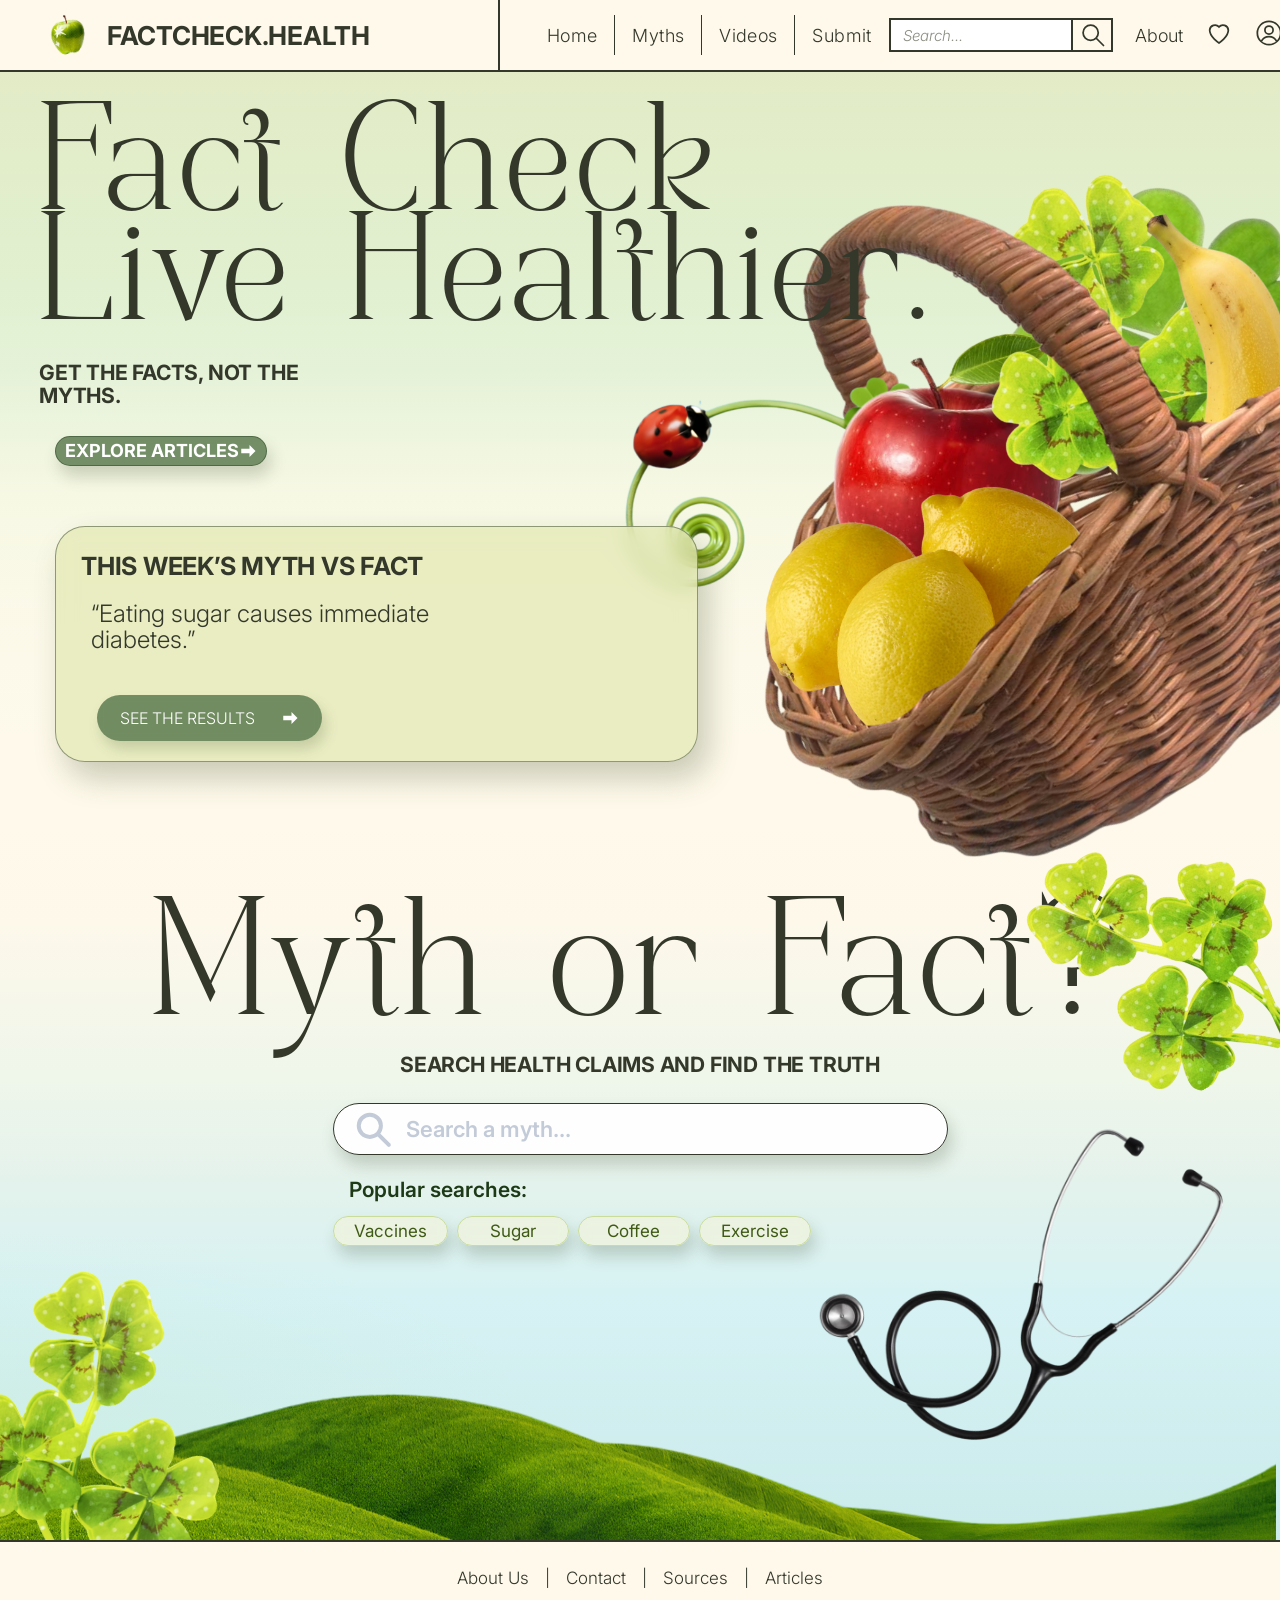
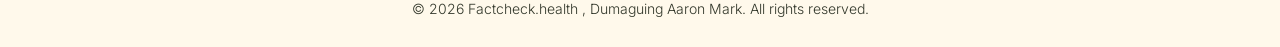
<file: index.html>
<!DOCTYPE html>
<html lang="en">
<head>
<meta charset="UTF-8">
<meta name="viewport" content="width=device-width, initial-scale=1">
<title>FactCheck.Health | Fact Check. Live Healthier.</title>
<meta name="description" content="Get the facts, not the myths. Search health claims and find the truth.">
<link rel="preconnect" href="https://fonts.googleapis.com">
<link rel="preconnect" href="https://fonts.gstatic.com" crossorigin>
<link href="https://fonts.googleapis.com/css2?family=Inter:wght@300;400;600;700&display=swap" rel="stylesheet">

<link rel="stylesheet" href="style.css">
</head>

<body>

<!-- ================= HEADER ================= -->
<header class="site-header">
  <a class="brand" href="index.html" aria-label="FactCheck.Health home">
    <img src="images/logo-apple.png" alt="">
    <span>FACTCHECK.HEALTH</span>
  </a>

  <!-- CSS-only mobile menu -->
  <input type="checkbox" id="menu-toggle" class="menu-toggle" aria-label="Toggle menu">
  <label for="menu-toggle" class="menu-btn" aria-hidden="true">&#9776;</label>

  <nav class="nav" aria-label="Main">
    <ul class="nav-links">
      <li class="has-dropdown">
        <a href="index.html" aria-haspopup="true">Home</a>
        <!-- Appears the instant the mouse is over "Home" (CSS only) -->
        <div class="dropdown">
          <ul class="dropdown-panel">
            <li><a href="resources.html">Trusted<br>Resources</a></li>
            <li><a href="contact.html">Contact<br>Us</a></li>
            <li><a href="articles.html">Articles</a></li>
            <li><a href="crisis-updates.html">Crisis<br>Updates</a></li>
            <li><a href="health-encyclopedia.html">Health<br>Encyclopedia</a></li>
          </ul>
        </div>
      </li>
      <li><a href="myths.html">Myths</a></li>
      <li><a href="videos.html">Videos</a></li>
      <li><a href="submit-claim.html">Submit</a></li>
    </ul>

    <div class="nav-right">
      <form class="mini-search" action="search-results.html" method="get" role="search">
        <input type="search" name="q" placeholder="Search..." aria-label="Search">
        <button type="submit" aria-label="Search">
          <svg width="18" height="18" viewBox="0 0 24 24" fill="none" stroke="#33382b" stroke-width="3.2" stroke-linecap="round"><circle cx="10" cy="10" r="6.5"/><path d="M15 15l6 6"/></svg>
        </button>
      </form>
      <a href="about.html">About</a>
      <a href="account.html#saved" aria-label="Saved"><svg viewBox="0 0 24 24"><path d="M12 20.5s-8-4.9-8-11A4.6 4.6 0 0 1 12 6.8a4.6 4.6 0 0 1 8 2.7c0 6.100-8 11-8 11z"/></svg></a>
      <a href="account.html" aria-label="Account"><svg viewBox="0 0 24 24"><circle cx="12" cy="12" r="10"/><circle cx="12" cy="9.500" r="3.500"/><path d="M5.500 19c1.500-3 4-4 6.500-4s5 1 6.500 4"/></svg></a>
    </div>
  </nav>
</header>

<main>

<!-- ================= HERO ================= -->
<section class="hero" id="home" aria-labelledby="hero-title">
  <img class="hero-basket" src="images/hero-basket.png" alt="Wicker basket with an apple, lemons, a banana and clovers">

  <div class="hero-copy">
    <h1 id="hero-title">Fact Check<br>Live Healthier.</h1>
    <p class="tag">Get the facts, not the myths.</p>
    <a class="btn btn-lg" href="articles.html">Explore Articles
      <svg viewBox="0 0 24 24" aria-hidden="true"><path d="M3 9h11V4l8 8-8 8v-5H3z"/></svg>
    </a>
  </div>

  <div class="week-card">
    <h2>This week’s Myth vs Fact</h2>
    <blockquote>“Eating sugar causes immediate diabetes.”</blockquote>
    <a class="btn btn-sm" href="fact-check-article.html">See the results
      <svg viewBox="0 0 24 24" aria-hidden="true"><path d="M3 9h11V4l8 8-8 8v-5H3z"/></svg>
    </a>
  </div>
</section>

<!-- ================= MYTH OR FACT? (search) ================= -->
<section class="search-section" id="search" aria-labelledby="search-title">
  <img class="deco clover-tr" src="images/clover-top-right.png" alt="">
  <img class="deco hills" src="images/hills-clover-left.png" alt="">
  <img class="deco steth" src="images/stethoscope.png" alt="">

  <h2 id="search-title">Myth or Fact?</h2>
  <p class="sub">Search health claims and find the truth</p>

  <form class="big-search" action="search-results.html" method="get" role="search">
    <svg viewBox="0 0 24 24" aria-hidden="true"><circle cx="10" cy="10" r="7"/><path d="M15.500 15.500L22 22"/></svg>
    <input type="search" name="q" placeholder="Search a myth..." aria-label="Search a myth">
  </form>

  <div class="popular">
    <h3>Popular searches:</h3>
    <ul class="chips">
      <li><a href="search-results.html?q=vaccines">Vaccines</a></li>
      <li><a href="search-results.html?q=sugar">Sugar</a></li>
      <li><a href="search-results.html?q=coffee">Coffee</a></li>
      <li><a href="search-results.html?q=exercise">Exercise</a></li>
    </ul>
  </div>
</section>

</main>

<!-- ================= FOOTER ================= -->
<footer class="site-footer">
  <nav class="footer-nav" aria-label="Footer">
    <a href="https://slspiaaronmarkdumaguing-pixel.github.io/Ecommerce-website/#home" target="_blank" rel="noopener">About Us</a>
    <span aria-hidden="true">|</span>
    <a href="https://slspiaaronmarkdumaguing-pixel.github.io/Ecommerce-website/#contact" target="_blank" rel="noopener">Contact</a>
    <span aria-hidden="true">|</span>
    <a href="https://slspiaaronmarkdumaguing-pixel.github.io/Ecommerce-website/#terms-info" target="_blank" rel="noopener">Sources</a>
    <span aria-hidden="true">|</span>
    <a href="articles.html">Articles</a>
  </nav>
  <p class="copyright">© 2026 Factcheck.health , Dumaguing Aaron Mark. All rights reserved.</p>
</footer>

</body>
</html>
</file>
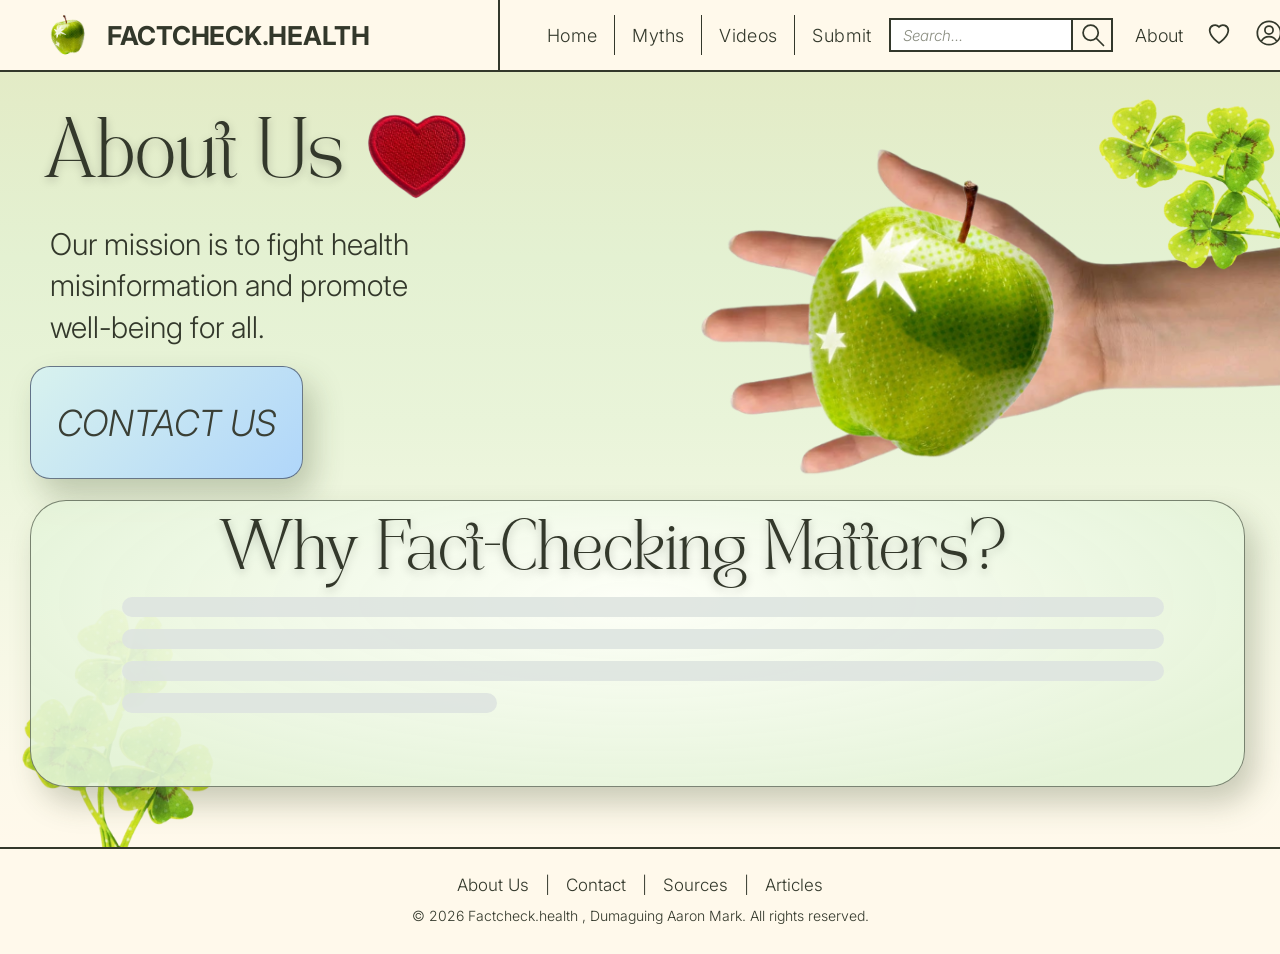
<file: about.html>
<!DOCTYPE html>
<html lang="en">
<head>
<meta charset="UTF-8">
<meta name="viewport" content="width=device-width, initial-scale=1">
<title>About Us | FactCheck.Health</title>
<link rel="preconnect" href="https://fonts.googleapis.com">
<link rel="preconnect" href="https://fonts.gstatic.com" crossorigin>
<link href="https://fonts.googleapis.com/css2?family=Inter:wght@300;400;600;700&display=swap" rel="stylesheet">
<link rel="stylesheet" href="style.css">
</head>
<body>
<!-- ================= HEADER (same on every page) ================= -->
<header class="site-header">
  <a class="brand" href="index.html" aria-label="FactCheck.Health home">
    <img src="images/logo-apple.png" alt="">
    <span>FACTCHECK.HEALTH</span>
  </a>
  <input type="checkbox" id="menu-toggle" class="menu-toggle" aria-label="Toggle menu">
  <label for="menu-toggle" class="menu-btn" aria-hidden="true">&#9776;</label>
  <nav class="nav" aria-label="Main">
    <ul class="nav-links">
      <li class="has-dropdown">
        <a href="index.html" aria-haspopup="true">Home</a>
        <!-- Appears the instant the mouse is over "Home" (CSS only) -->
        <div class="dropdown">
          <ul class="dropdown-panel">
            <li><a href="resources.html">Trusted<br>Resources</a></li>
            <li><a href="contact.html">Contact<br>Us</a></li>
            <li><a href="articles.html">Articles</a></li>
            <li><a href="crisis-updates.html">Crisis<br>Updates</a></li>
            <li><a href="health-encyclopedia.html">Health<br>Encyclopedia</a></li>
          </ul>
        </div>
      </li>
      <li><a href="myths.html">Myths</a></li>
      <li><a href="videos.html">Videos</a></li>
      <li><a href="submit-claim.html">Submit</a></li>
    </ul>
    <div class="nav-right">
      <form class="mini-search" action="search-results.html" method="get" role="search">
        <input type="search" name="q" placeholder="Search..." aria-label="Search">
        <button type="submit" aria-label="Search">
          <svg width="18" height="18" viewBox="0 0 24 24" fill="none" stroke="#33382b" stroke-width="3.2" stroke-linecap="round"><circle cx="10" cy="10" r="6.5"/><path d="M15 15l6 6"/></svg>
        </button>
      </form>
      <a href="about.html">About</a>
      <a href="account.html#saved" aria-label="Saved"><svg viewBox="0 0 24 24"><path d="M12 20.5s-8-4.9-8-11A4.6 4.6 0 0 1 12 6.8a4.6 4.6 0 0 1 8 2.7c0 6.1-8 11-8 11z"/></svg></a>
      <a href="account.html" aria-label="Account"><svg viewBox="0 0 24 24"><circle cx="12" cy="12" r="10"/><circle cx="12" cy="9.5" r="3.5"/><path d="M5.5 19c1.5-3 4-4 6.5-4s5 1 6.500 4"/></svg></a>
    </div>
  </nav>
</header>

<main class="page page--about">
  <img class="deco clover-tr" src="images/clover-top-right.png" alt="">
  <img class="deco clover-bl" src="images/clover-bottom-left.png" alt="">

  <img class="about-hand" src="images/hand-apple.png" alt="Hand holding a green apple">

  <div class="wrap">
    <section class="about-hero">
      <div class="about-title">
        <h1>About Us</h1>
        <img src="images/topic-chronic-diseases.png" alt="">
      </div>
      <p class="about-lead">Our mission is to fight health misinformation and promote well-being for all.</p>
      <a class="btn-glass" href="contact.html">Contact Us</a>
    </section>

    <section class="about-card">
      <h2>Why Fact-Checking Matters?</h2>
      <!-- Replace the grey bars with <p>…</p> paragraphs -->
      <div class="bar"></div><div class="bar"></div><div class="bar"></div><div class="bar short"></div>
    </section>
  </div>
</main>
<!-- ================= FOOTER ================= -->
<footer class="site-footer">
  <nav class="footer-nav" aria-label="Footer">
    <a href="https://slspiaaronmarkdumaguing-pixel.github.io/Ecommerce-website/#home" target="_blank" rel="noopener">About Us</a>
    <span aria-hidden="true">|</span>
    <a href="https://slspiaaronmarkdumaguing-pixel.github.io/Ecommerce-website/#contact" target="_blank" rel="noopener">Contact</a>
    <span aria-hidden="true">|</span>
    <a href="https://slspiaaronmarkdumaguing-pixel.github.io/Ecommerce-website/#terms-info" target="_blank" rel="noopener">Sources</a>
    <span aria-hidden="true">|</span>
    <a href="articles.html">Articles</a>
  </nav>
  <p class="copyright">© 2026 Factcheck.health , Dumaguing Aaron Mark. All rights reserved.</p>
</footer>

</body>
</html>
</file>
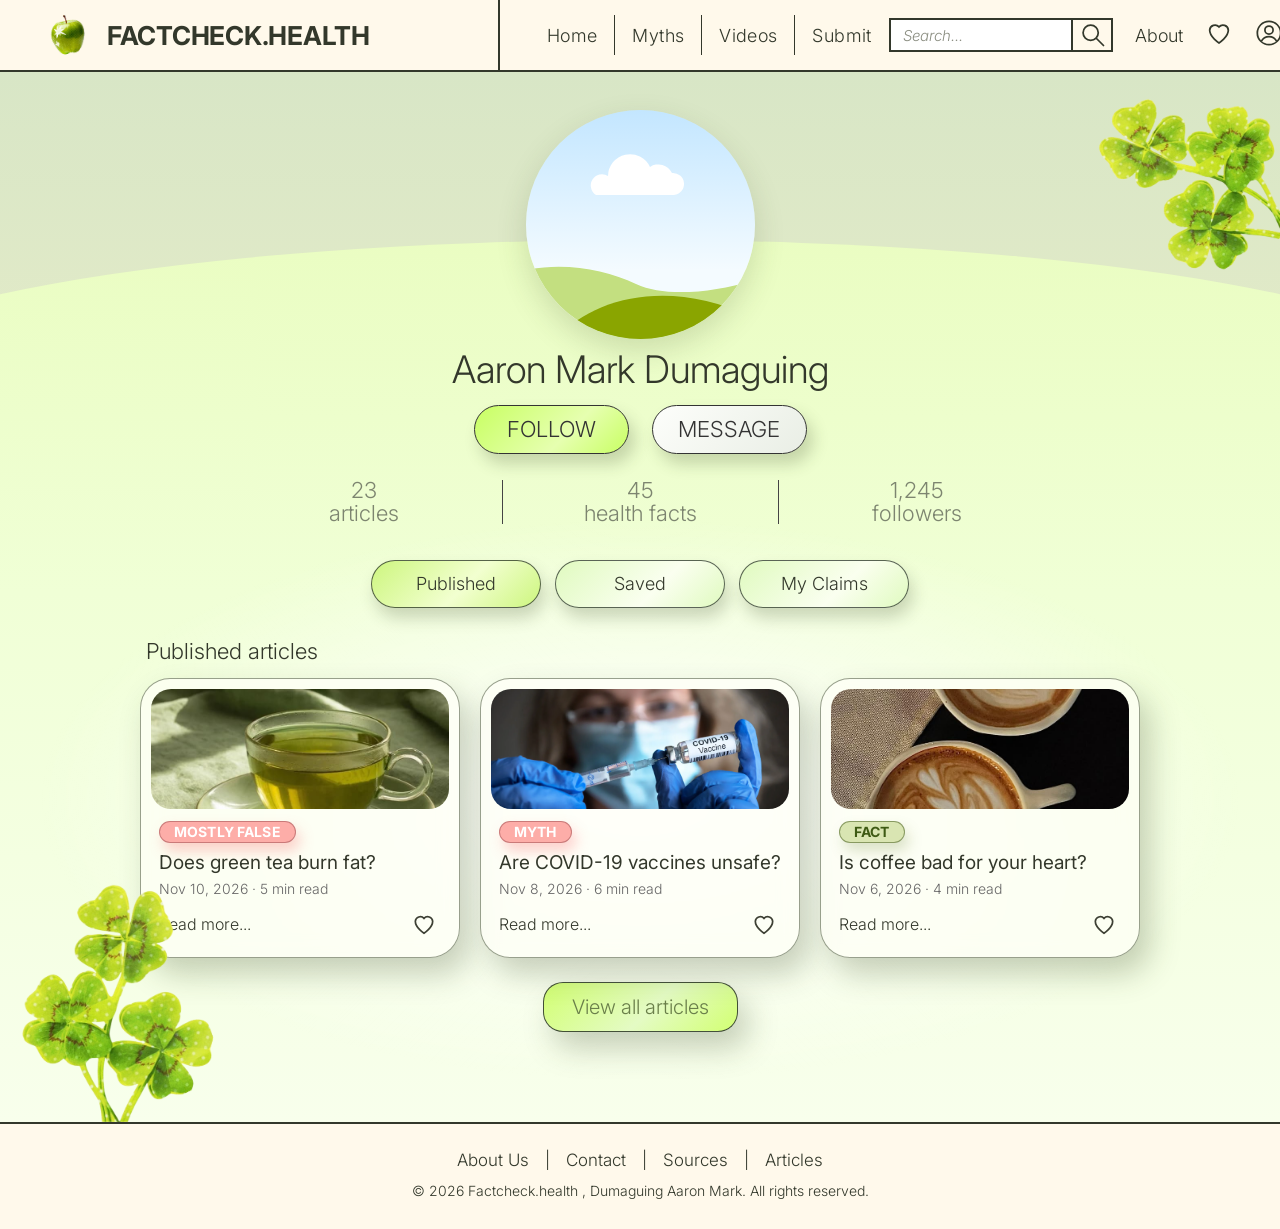
<file: account.html>
<!DOCTYPE html>
<html lang="en">
<head>
<meta charset="UTF-8">
<meta name="viewport" content="width=device-width, initial-scale=1">
<title>Aaron Mark Dumaguing | FactCheck.Health</title>
<link rel="preconnect" href="https://fonts.googleapis.com">
<link rel="preconnect" href="https://fonts.gstatic.com" crossorigin>
<link href="https://fonts.googleapis.com/css2?family=Inter:wght@300;400;600;700&display=swap" rel="stylesheet">
<link rel="stylesheet" href="style.css">
</head>
<body>
<!-- ================= HEADER (same on every page) ================= -->
<header class="site-header">
  <a class="brand" href="index.html" aria-label="FactCheck.Health home">
    <img src="images/logo-apple.png" alt="">
    <span>FACTCHECK.HEALTH</span>
  </a>
  <input type="checkbox" id="menu-toggle" class="menu-toggle" aria-label="Toggle menu">
  <label for="menu-toggle" class="menu-btn" aria-hidden="true">&#9776;</label>
  <nav class="nav" aria-label="Main">
    <ul class="nav-links">
      <li class="has-dropdown">
        <a href="index.html" aria-haspopup="true">Home</a>
        <!-- Appears the instant the mouse is over "Home" (CSS only) -->
        <div class="dropdown">
          <ul class="dropdown-panel">
            <li><a href="resources.html">Trusted<br>Resources</a></li>
            <li><a href="contact.html">Contact<br>Us</a></li>
            <li><a href="articles.html">Articles</a></li>
            <li><a href="crisis-updates.html">Crisis<br>Updates</a></li>
            <li><a href="health-encyclopedia.html">Health<br>Encyclopedia</a></li>
          </ul>
        </div>
      </li>
      <li><a href="myths.html">Myths</a></li>
      <li><a href="videos.html">Videos</a></li>
      <li><a href="submit-claim.html">Submit</a></li>
    </ul>
    <div class="nav-right">
      <form class="mini-search" action="search-results.html" method="get" role="search">
        <input type="search" name="q" placeholder="Search..." aria-label="Search">
        <button type="submit" aria-label="Search">
          <svg width="18" height="18" viewBox="0 0 24 24" fill="none" stroke="#33382b" stroke-width="3.2" stroke-linecap="round"><circle cx="10" cy="10" r="6.5"/><path d="M15 15l6 6"/></svg>
        </button>
      </form>
      <a href="about.html">About</a>
      <a href="account.html#saved" aria-label="Saved"><svg viewBox="0 0 24 24"><path d="M12 20.5s-8-4.9-8-11A4.6 4.6 0 0 1 12 6.8a4.6 4.6 0 0 1 8 2.7c0 6.1-8 11-8 11z"/></svg></a>
      <a href="account.html" aria-label="Account"><svg viewBox="0 0 24 24"><circle cx="12" cy="12" r="10"/><circle cx="12" cy="9.5" r="3.5"/><path d="M5.5 19c1.5-3 4-4 6.5-4s5 1 6.500 4"/></svg></a>
    </div>
  </nav>
</header>

<main class="page page--account">
  <img class="deco clover-tr" src="images/clover-top-right.png" alt="">
  <img class="deco clover-bl" src="images/clover-bottom-left.png" alt="">

  <div class="wrap">
    <section class="profile">
      <!-- To use a real photo: replace the <svg> with <img src="images/avatar.png" alt="Your name"> -->
      <div class="avatar"><svg viewBox="0 0 229 229" role="img" aria-label="Profile picture">
        <defs><linearGradient id="sky" x1="0" y1="0" x2="0" y2="1"><stop offset="0" stop-color="#c3e6ff"/><stop offset=".7" stop-color="#f4fbff"/></linearGradient></defs>
        <rect width="229" height="229" fill="url(#sky)"/>
        <path d="M82 66a22 22 0 0 1 42-9 15 15 0 0 1 22 6 11 11 0 0 1 2 22H70a11 11 0 0 1 12-19z" fill="#fff"/>
        <path d="M0 160c40-8 80 0 110 14s80 8 119-4V229H0z" fill="#c3df80"/>
        <path d="M30 229c40-45 120-60 199-20V229z" fill="#8aa500"/>
      </svg></div>
      <h1 class="profile-name">Aaron Mark Dumaguing</h1>

      <input class="sr" type="checkbox" id="follow">
      <div class="profile-actions">
        <label class="btn-follow" for="follow" role="button"></label>
        <a class="btn-message" href="contact.html">Message</a>
      </div>

      <div class="stats">
        <div class="stat"><span>23</span><span>articles</span></div>
        <div class="stat"><span>45</span><span>health facts</span></div>
        <div class="stat stat--followers"><span><span class="n1">1,245</span><span class="n2">1,246</span></span><span>followers</span></div>
      </div>
    </section>

    <ul class="acct-tabs" aria-label="Profile sections">
      <li><a href="#published">Published</a></li>
      <li><a href="#saved">Saved</a></li>
      <li><a href="#claims">My Claims</a></li>
    </ul>

    <div class="acct-panels">
      <!-- Click a tab: its panel opens (CSS :target). Keep "published" LAST in this list. -->
      <section class="tab-panel" id="saved">
        <h2 class="panel-title">Saved articles</h2>
        <ul class="row-list">
        <li class="row-card">
          <img src="images/sugar-bowl.png" alt="Bowl of sugar">
          <div><h3><a href="fact-check-article.html">Sugar causes an immediate diabetes</a></h3><p class="pub-meta">Saved Nov 12, 2026</p></div>
          <span class="badge badge--myth">Myth</span>
        </li>
        <li class="row-card">
          <img src="images/fruit-bowl.png" alt="Bowl of fruit">
          <div><h3><a href="fact-check-article.html">Moderation is key for a balanced diet</a></h3><p class="pub-meta">Saved Nov 11, 2026</p></div>
          <span class="badge badge--fact">Fact</span>
        </li>
        </ul>
      </section>

      <section class="tab-panel" id="claims">
        <h2 class="panel-title">Claims you submitted</h2>
        <ul class="row-list">
        <li class="row-card claim-row">
          <div><h3>Does lemon water detox the body?</h3><p class="pub-meta">Submitted Nov 20, 2026</p></div>
          <span class="status status--review">Under review</span>
        </li>
        <li class="row-card claim-row">
          <div><h3>Eating carrots improves eyesight</h3><p class="pub-meta">Submitted Nov 14, 2026</p></div>
          <span class="status status--fact">Verified: Fact</span>
        </li>
        <li class="row-card claim-row">
          <div><h3>Cracking your knuckles causes arthritis</h3><p class="pub-meta">Submitted Nov 2, 2026</p></div>
          <span class="status status--myth">Verified: Myth</span>
        </li>
        </ul>
        <div class="more-wrap"><a class="btn-lime" href="submit-claim.html">Submit a new claim</a></div>
      </section>

      <section class="tab-panel" id="published">
        <h2 class="panel-title">Published articles</h2>
        <ul class="pub-grid">
        <li class="pub-card">
          <img src="images/article-greentea-wide.png" alt="Cup of green tea">
          <div class="pub-body">
            <span class="badge badge--myth">Mostly False</span>
            <h3><a href="article-details.html">Does green tea burn fat?</a></h3>
            <p class="pub-meta">Nov 10, 2026 · 5 min read</p>
            <div class="pub-foot"><a href="article-details.html">Read more...</a>
              <label class="like" aria-label="Like this article"><input class="sr" type="checkbox"><svg viewBox="0 0 24 24" aria-hidden="true"><path d="M12 20.5s-8-4.9-8-11A4.6 4.6 0 0 1 12 6.8a4.6 4.6 0 0 1 8 2.7c0 6.1-8 11-8 11z"/></svg></label></div>
          </div>
        </li>
        <li class="pub-card">
          <img src="images/article-vaccine.png" alt="Vaccine vial">
          <div class="pub-body">
            <span class="badge badge--myth">Myth</span>
            <h3><a href="article-details.html">Are COVID-19 vaccines unsafe?</a></h3>
            <p class="pub-meta">Nov 8, 2026 · 6 min read</p>
            <div class="pub-foot"><a href="article-details.html">Read more...</a>
              <label class="like" aria-label="Like this article"><input class="sr" type="checkbox"><svg viewBox="0 0 24 24" aria-hidden="true"><path d="M12 20.5s-8-4.9-8-11A4.6 4.6 0 0 1 12 6.8a4.6 4.6 0 0 1 8 2.7c0 6.1-8 11-8 11z"/></svg></label></div>
          </div>
        </li>
        <li class="pub-card">
          <img src="images/article-coffee.png" alt="Cups of coffee">
          <div class="pub-body">
            <span class="badge badge--fact">Fact</span>
            <h3><a href="article-details.html">Is coffee bad for your heart?</a></h3>
            <p class="pub-meta">Nov 6, 2026 · 4 min read</p>
            <div class="pub-foot"><a href="article-details.html">Read more...</a>
              <label class="like" aria-label="Like this article"><input class="sr" type="checkbox"><svg viewBox="0 0 24 24" aria-hidden="true"><path d="M12 20.5s-8-4.9-8-11A4.6 4.6 0 0 1 12 6.8a4.6 4.6 0 0 1 8 2.7c0 6.1-8 11-8 11z"/></svg></label></div>
          </div>
        </li>
        </ul>
        <div class="more-wrap"><a class="btn-lime" href="articles.html">View all articles</a></div>
      </section>
    </div>
  </div>
</main>

<!-- ================= FOOTER ================= -->
<footer class="site-footer">
  <nav class="footer-nav" aria-label="Footer">
    <a href="https://slspiaaronmarkdumaguing-pixel.github.io/Ecommerce-website/#home" target="_blank" rel="noopener">About Us</a>
    <span aria-hidden="true">|</span>
    <a href="https://slspiaaronmarkdumaguing-pixel.github.io/Ecommerce-website/#contact" target="_blank" rel="noopener">Contact</a>
    <span aria-hidden="true">|</span>
    <a href="https://slspiaaronmarkdumaguing-pixel.github.io/Ecommerce-website/#terms-info" target="_blank" rel="noopener">Sources</a>
    <span aria-hidden="true">|</span>
    <a href="articles.html">Articles</a>
  </nav>
  <p class="copyright">© 2026 Factcheck.health , Dumaguing Aaron Mark. All rights reserved.</p>
</footer>

</body>
</html>
</file>
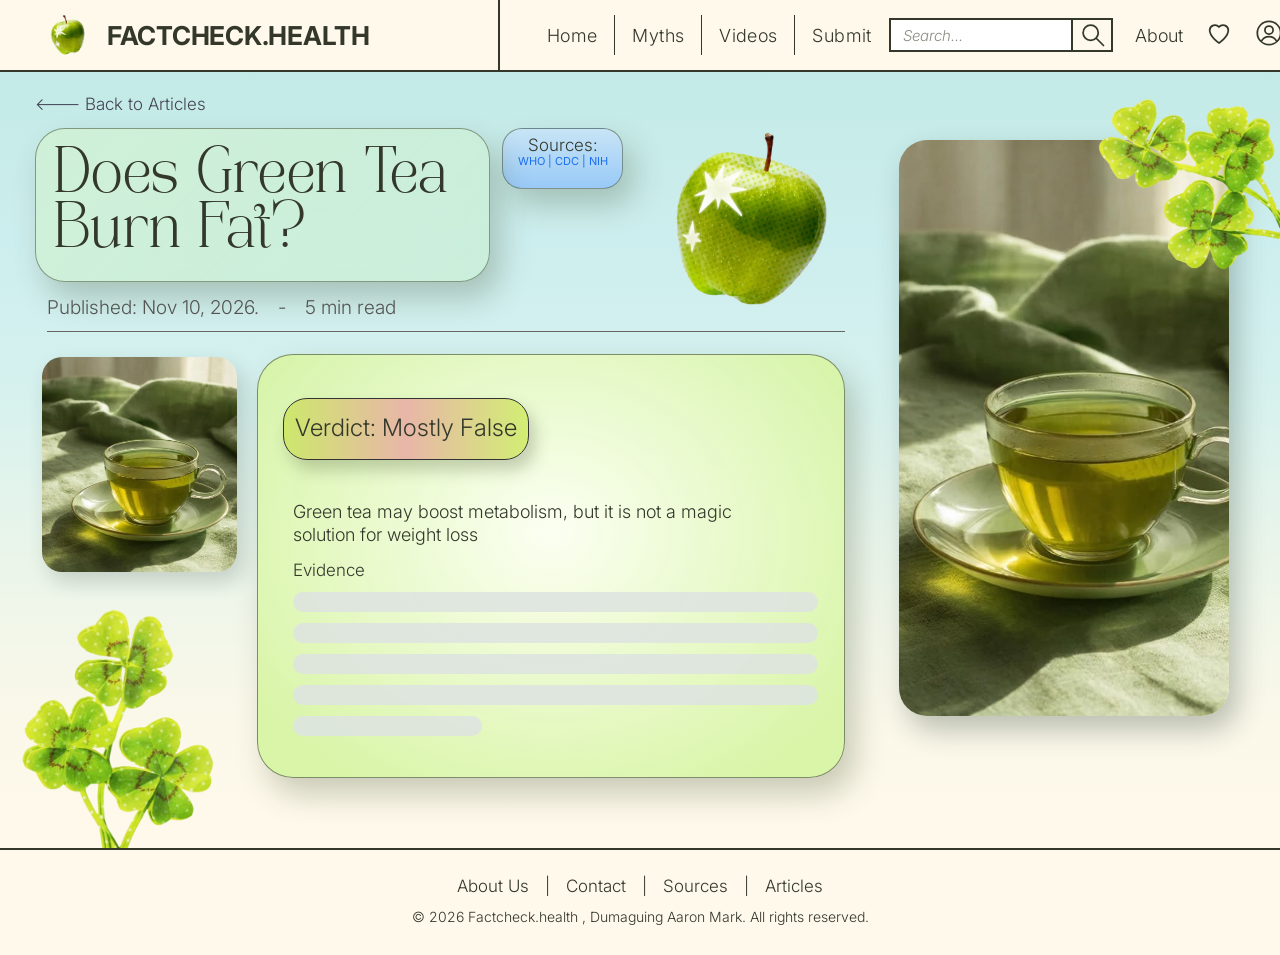
<file: article-details.html>
<!DOCTYPE html>
<html lang="en">
<head>
<meta charset="UTF-8">
<meta name="viewport" content="width=device-width, initial-scale=1">
<title>Does Green Tea Burn Fat? | FactCheck.Health</title>
<link rel="preconnect" href="https://fonts.googleapis.com">
<link rel="preconnect" href="https://fonts.gstatic.com" crossorigin>
<link href="https://fonts.googleapis.com/css2?family=Inter:wght@300;400;600;700&display=swap" rel="stylesheet">
<link rel="stylesheet" href="style.css">
</head>
<body>
<!-- ================= HEADER (same on every page) ================= -->
<header class="site-header">
  <a class="brand" href="index.html" aria-label="FactCheck.Health home">
    <img src="images/logo-apple.png" alt="">
    <span>FACTCHECK.HEALTH</span>
  </a>
  <input type="checkbox" id="menu-toggle" class="menu-toggle" aria-label="Toggle menu">
  <label for="menu-toggle" class="menu-btn" aria-hidden="true">&#9776;</label>
  <nav class="nav" aria-label="Main">
    <ul class="nav-links">
      <li class="has-dropdown">
        <a href="index.html" aria-haspopup="true">Home</a>
        <!-- Appears the instant the mouse is over "Home" (CSS only) -->
        <div class="dropdown">
          <ul class="dropdown-panel">
            <li><a href="resources.html">Trusted<br>Resources</a></li>
            <li><a href="contact.html">Contact<br>Us</a></li>
            <li><a href="articles.html">Articles</a></li>
            <li><a href="crisis-updates.html">Crisis<br>Updates</a></li>
            <li><a href="health-encyclopedia.html">Health<br>Encyclopedia</a></li>
          </ul>
        </div>
      </li>
      <li><a href="myths.html">Myths</a></li>
      <li><a href="videos.html">Videos</a></li>
      <li><a href="submit-claim.html">Submit</a></li>
    </ul>
    <div class="nav-right">
      <form class="mini-search" action="search-results.html" method="get" role="search">
        <input type="search" name="q" placeholder="Search..." aria-label="Search">
        <button type="submit" aria-label="Search">
          <svg width="18" height="18" viewBox="0 0 24 24" fill="none" stroke="#33382b" stroke-width="3.2" stroke-linecap="round"><circle cx="10" cy="10" r="6.5"/><path d="M15 15l6 6"/></svg>
        </button>
      </form>
      <a href="about.html">About</a>
      <a href="account.html#saved" aria-label="Saved"><svg viewBox="0 0 24 24"><path d="M12 20.5s-8-4.9-8-11A4.6 4.6 0 0 1 12 6.8a4.6 4.6 0 0 1 8 2.7c0 6.1-8 11-8 11z"/></svg></a>
      <a href="account.html" aria-label="Account"><svg viewBox="0 0 24 24"><circle cx="12" cy="12" r="10"/><circle cx="12" cy="9.5" r="3.5"/><path d="M5.5 19c1.5-3 4-4 6.5-4s5 1 6.500 4"/></svg></a>
    </div>
  </nav>
</header>

<main class="page page--detail">
  <img class="deco clover-tr" src="images/clover-top-right.png" alt="">
  <img class="deco clover-bl" src="images/clover-bottom-left.png" alt="">

  <div class="wrap stage">
    <a class="back-link" href="articles.html">&lt;--- Back to Articles</a>

    <div class="detail-head">
      <div class="detail-title"><h1>Does Green Tea<br>Burn Fat?</h1></div>
      <div class="src-pill" aria-label="Sources">
        <p>Sources:</p>
        <p class="links"><a href="https://www.who.int" target="_blank" rel="noopener">WHO</a> | <a href="https://www.cdc.gov" target="_blank" rel="noopener">CDC</a> | <a href="https://www.nih.gov" target="_blank" rel="noopener">NIH</a></p>
      </div>
      <img class="detail-apple" src="images/apple-sparkle.png" alt="">
    </div>

    <p class="detail-meta">Published: Nov 10, 2026. <span class="dash">-</span> 5 min read</p>
    <hr class="detail-rule">

    <div class="detail-body">
      <figure class="detail-thumb"><img src="images/tea-small.png" alt="Cup of green tea on a saucer"></figure>
      <article class="detail-card">
        <p class="verdict">Verdict: Mostly False</p>
        <p class="summary">Green tea may boost metabolism, but it is not a magic solution for weight loss</p>
        <h2>Evidence</h2>
        <div class="evidence">
          <!-- Replace these grey bars with <p>…</p> paragraphs -->
          <div class="bar"></div><div class="bar"></div><div class="bar"></div><div class="bar"></div><div class="bar short"></div>
        </div>
      </article>
    </div>

    <figure class="detail-photo"><img src="images/tea-large.png" alt="Green tea in a glass cup on green linen"></figure>
  </div>
</main>
<!-- ================= FOOTER ================= -->
<footer class="site-footer">
  <nav class="footer-nav" aria-label="Footer">
    <a href="https://slspiaaronmarkdumaguing-pixel.github.io/Ecommerce-website/#home" target="_blank" rel="noopener">About Us</a>
    <span aria-hidden="true">|</span>
    <a href="https://slspiaaronmarkdumaguing-pixel.github.io/Ecommerce-website/#contact" target="_blank" rel="noopener">Contact</a>
    <span aria-hidden="true">|</span>
    <a href="https://slspiaaronmarkdumaguing-pixel.github.io/Ecommerce-website/#terms-info" target="_blank" rel="noopener">Sources</a>
    <span aria-hidden="true">|</span>
    <a href="articles.html">Articles</a>
  </nav>
  <p class="copyright">© 2026 Factcheck.health , Dumaguing Aaron Mark. All rights reserved.</p>
</footer>

</body>
</html>
</file>
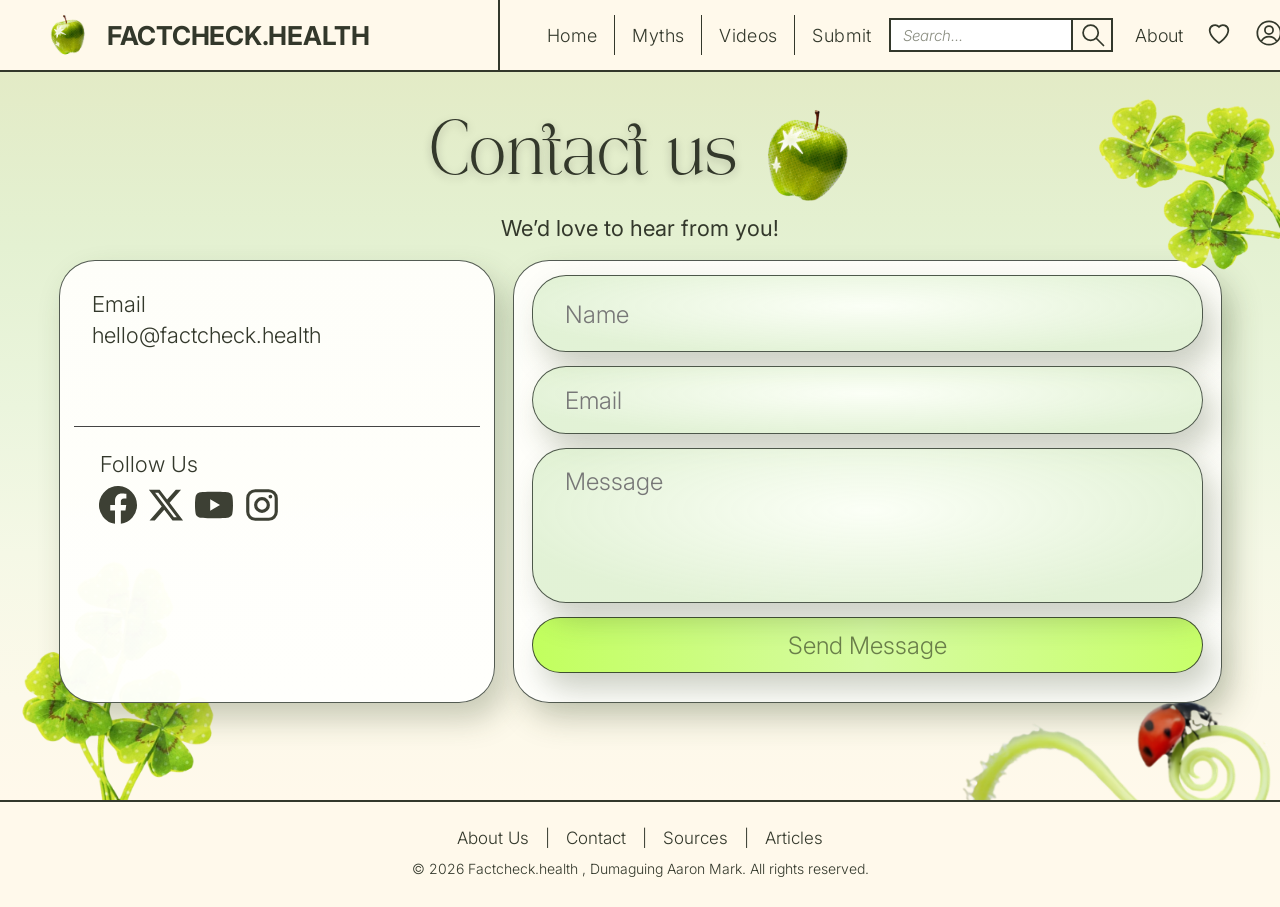
<file: contact.html>
<!DOCTYPE html>
<html lang="en">
<head>
<meta charset="UTF-8">
<meta name="viewport" content="width=device-width, initial-scale=1">
<title>Contact Us | FactCheck.Health</title>
<link rel="preconnect" href="https://fonts.googleapis.com">
<link rel="preconnect" href="https://fonts.gstatic.com" crossorigin>
<link href="https://fonts.googleapis.com/css2?family=Inter:wght@300;400;600;700&display=swap" rel="stylesheet">
<link rel="stylesheet" href="style.css">
</head>
<body>
<!-- ================= HEADER (same on every page) ================= -->
<header class="site-header">
  <a class="brand" href="index.html" aria-label="FactCheck.Health home">
    <img src="images/logo-apple.png" alt="">
    <span>FACTCHECK.HEALTH</span>
  </a>
  <input type="checkbox" id="menu-toggle" class="menu-toggle" aria-label="Toggle menu">
  <label for="menu-toggle" class="menu-btn" aria-hidden="true">&#9776;</label>
  <nav class="nav" aria-label="Main">
    <ul class="nav-links">
      <li class="has-dropdown">
        <a href="index.html" aria-haspopup="true">Home</a>
        <!-- Appears the instant the mouse is over "Home" (CSS only) -->
        <div class="dropdown">
          <ul class="dropdown-panel">
            <li><a href="resources.html">Trusted<br>Resources</a></li>
            <li><a href="contact.html">Contact<br>Us</a></li>
            <li><a href="articles.html">Articles</a></li>
            <li><a href="crisis-updates.html">Crisis<br>Updates</a></li>
            <li><a href="health-encyclopedia.html">Health<br>Encyclopedia</a></li>
          </ul>
        </div>
      </li>
      <li><a href="myths.html">Myths</a></li>
      <li><a href="videos.html">Videos</a></li>
      <li><a href="submit-claim.html">Submit</a></li>
    </ul>
    <div class="nav-right">
      <form class="mini-search" action="search-results.html" method="get" role="search">
        <input type="search" name="q" placeholder="Search..." aria-label="Search">
        <button type="submit" aria-label="Search">
          <svg width="18" height="18" viewBox="0 0 24 24" fill="none" stroke="#33382b" stroke-width="3.2" stroke-linecap="round"><circle cx="10" cy="10" r="6.5"/><path d="M15 15l6 6"/></svg>
        </button>
      </form>
      <a href="about.html">About</a>
      <a href="account.html#saved" aria-label="Saved"><svg viewBox="0 0 24 24"><path d="M12 20.5s-8-4.9-8-11A4.6 4.6 0 0 1 12 6.8a4.6 4.6 0 0 1 8 2.7c0 6.1-8 11-8 11z"/></svg></a>
      <a href="account.html" aria-label="Account"><svg viewBox="0 0 24 24"><circle cx="12" cy="12" r="10"/><circle cx="12" cy="9.5" r="3.5"/><path d="M5.5 19c1.5-3 4-4 6.5-4s5 1 6.500 4"/></svg></a>
    </div>
  </nav>
</header>

<main class="page page--contact">
  <img class="deco clover-tr" src="images/clover-top-right.png" alt="">
  <img class="deco clover-bl" src="images/clover-bottom-left.png" alt="">
  <img class="deco vine" src="images/vine-ladybug.png" alt="">

  <div class="wrap">
    <div class="title-row">
      <h1 class="page-title">Contact us</h1>
      <img src="images/apple-sparkle.png" alt="">
    </div>
    <p class="lead-2">We’d love to hear from you!</p>

    <div class="contact-grid">
      <aside class="contact-info">
        <h2>Email</h2>
        <a class="mail" href="mailto:hello@factcheck.health">hello@factcheck.health</a>
        <hr>
        <h2 class="follow">Follow Us</h2>
        <!-- Replace each href="#" with your page link -->
        <ul class="socials">
        <li><a href="#" target="_blank" rel="noopener" aria-label="Facebook"><svg viewBox="0 0 24 24" aria-hidden="true"><path d="M24 12a12 12 0 1 0-13.9 11.9v-8.4H7.100V12h3V9.400c0-3 1.800-4.700 4.500-4.700 1.300 0 2.700.2 2.700.2v3h-1.500c-1.500 0-2 .9-2 1.900V12h3.400l-.5 3.500h-2.900v8.400A12 12 0 0 0 24 12z"/></svg></a></li>
        <li><a href="#" target="_blank" rel="noopener" aria-label="X"><svg viewBox="0 0 24 24" aria-hidden="true"><path d="M18.200 2.300h3.300l-7.200 8.300 8.500 11.200h-6.700l-5.200-6.800-6 6.800H1.600l7.700-8.800L1.200 2.300H8l4.700 6.200zm-1.200 17.500h1.800L7.100 4.200H5.100z"/></svg></a></li>
        <li><a href="#" target="_blank" rel="noopener" aria-label="YouTube"><svg viewBox="0 0 24 24" aria-hidden="true"><path d="M23.500 6.200a3 3 0 0 0-2.100-2.100C19.500 3.600 12 3.600 12 3.600s-7.500 0-9.400.5A3 3 0 0 0 .5 6.200C0 8.100 0 12 0 12s0 3.900.5 5.800a3 3 0 0 0 2.100 2.100c1.900.5 9.400.5 9.400.5s7.500 0 9.400-.5a3 3 0 0 0 2.100-2.100c.5-1.900.5-5.800.5-5.800s0-3.900-.5-5.800zM9.600 15.600V8.400l6.200 3.600z"/></svg></a></li>
        <li><a href="#" target="_blank" rel="noopener" aria-label="Instagram"><svg viewBox="0 0 24 24" aria-hidden="true"><path d="M7.800 2h8.400A5.800 5.800 0 0 1 22 7.800v8.400a5.800 5.800 0 0 1-5.800 5.800H7.800A5.800 5.800 0 0 1 2 16.200V7.800A5.800 5.800 0 0 1 7.800 2zm-.2 2A3.600 3.600 0 0 0 4 7.600v8.800A3.600 3.600 0 0 0 7.600 20h8.800a3.600 3.600 0 0 0 3.600-3.600V7.600A3.600 3.600 0 0 0 16.400 4zM17.300 5.500a1.200 1.200 0 1 1 0 2.400 1.200 1.200 0 0 1 0-2.400zM12 7a5 5 0 1 1 0 10 5 5 0 0 1 0-10zm0 2a3 3 0 1 0 0 6 3 3 0 0 0 0-6z"/></svg></a></li>
        </ul>
      </aside>

      <!-- NOTE: set action="" to your form service (Formspree, Netlify Forms, etc.) -->
      <form class="contact-form glass" action="#" method="post">
        <div class="field glass"><input id="c-name" name="name" type="text" placeholder=" " required><label for="c-name">Name</label></div>
        <div class="field glass"><input id="c-email" name="email" type="email" placeholder=" " required><label for="c-email">Email</label></div>
        <div class="field field--msg glass"><textarea id="c-msg" name="message" placeholder=" " required></textarea><label for="c-msg">Message</label></div>
        <button class="btn-lime" type="submit">Send Message</button>
      </form>
    </div>
  </div>
</main>
<!-- ================= FOOTER ================= -->
<footer class="site-footer">
  <nav class="footer-nav" aria-label="Footer">
    <a href="https://slspiaaronmarkdumaguing-pixel.github.io/Ecommerce-website/#home" target="_blank" rel="noopener">About Us</a>
    <span aria-hidden="true">|</span>
    <a href="https://slspiaaronmarkdumaguing-pixel.github.io/Ecommerce-website/#contact" target="_blank" rel="noopener">Contact</a>
    <span aria-hidden="true">|</span>
    <a href="https://slspiaaronmarkdumaguing-pixel.github.io/Ecommerce-website/#terms-info" target="_blank" rel="noopener">Sources</a>
    <span aria-hidden="true">|</span>
    <a href="articles.html">Articles</a>
  </nav>
  <p class="copyright">© 2026 Factcheck.health , Dumaguing Aaron Mark. All rights reserved.</p>
</footer>

</body>
</html>
</file>
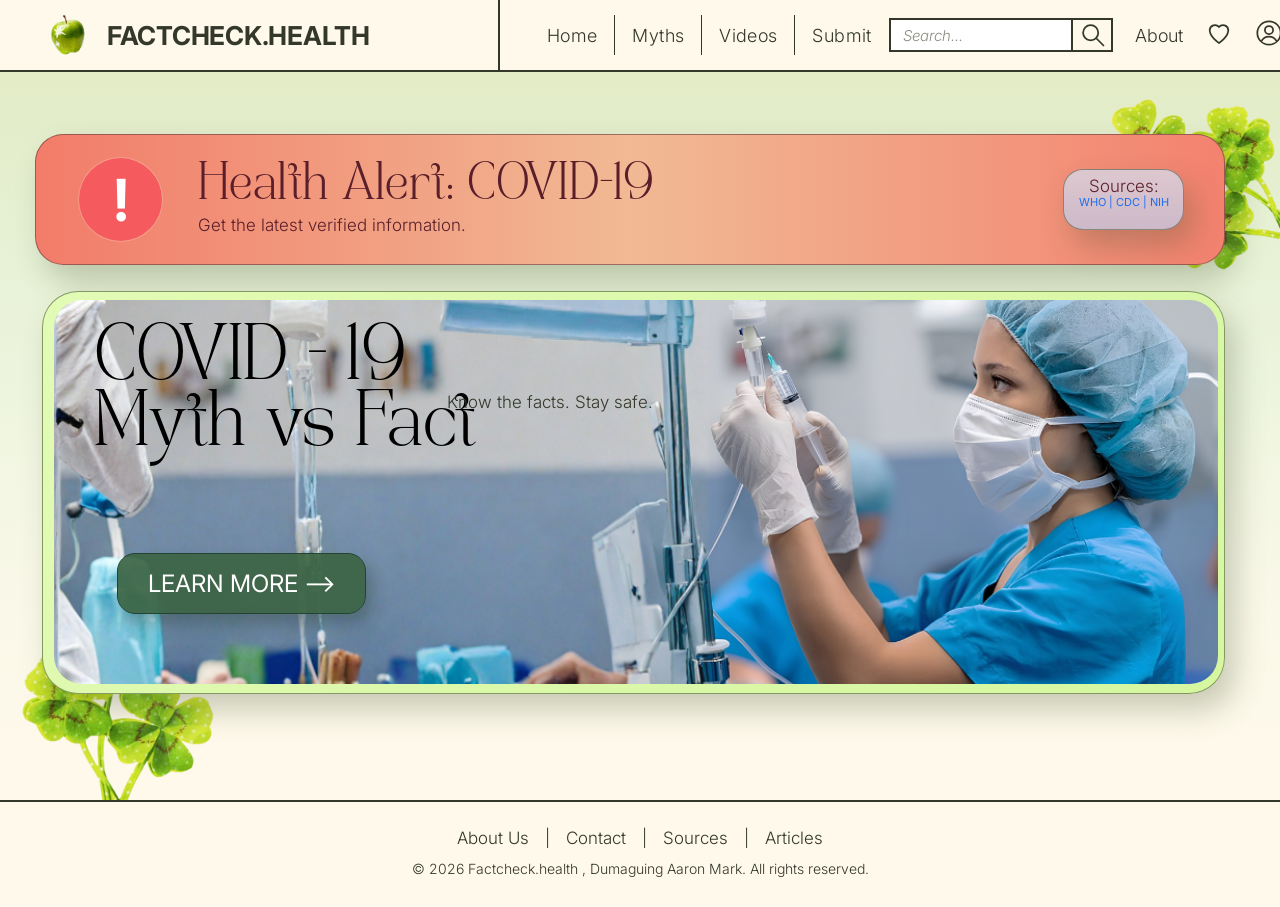
<file: crisis-updates.html>
<!DOCTYPE html>
<html lang="en">
<head>
<meta charset="UTF-8">
<meta name="viewport" content="width=device-width, initial-scale=1">
<title>Health Crisis Updates | FactCheck.Health</title>
<link rel="preconnect" href="https://fonts.googleapis.com">
<link rel="preconnect" href="https://fonts.gstatic.com" crossorigin>
<link href="https://fonts.googleapis.com/css2?family=Inter:wght@300;400;600;700&display=swap" rel="stylesheet">
<link rel="stylesheet" href="style.css">
</head>
<body>
<!-- ================= HEADER (same on every page) ================= -->
<header class="site-header">
  <a class="brand" href="index.html" aria-label="FactCheck.Health home">
    <img src="images/logo-apple.png" alt="">
    <span>FACTCHECK.HEALTH</span>
  </a>
  <input type="checkbox" id="menu-toggle" class="menu-toggle" aria-label="Toggle menu">
  <label for="menu-toggle" class="menu-btn" aria-hidden="true">&#9776;</label>
  <nav class="nav" aria-label="Main">
    <ul class="nav-links">
      <li class="has-dropdown">
        <a href="index.html" aria-haspopup="true">Home</a>
        <!-- Appears the instant the mouse is over "Home" (CSS only) -->
        <div class="dropdown">
          <ul class="dropdown-panel">
            <li><a href="resources.html">Trusted<br>Resources</a></li>
            <li><a href="contact.html">Contact<br>Us</a></li>
            <li><a href="articles.html">Articles</a></li>
            <li><a href="crisis-updates.html">Crisis<br>Updates</a></li>
            <li><a href="health-encyclopedia.html">Health<br>Encyclopedia</a></li>
          </ul>
        </div>
      </li>
      <li><a href="myths.html">Myths</a></li>
      <li><a href="videos.html">Videos</a></li>
      <li><a href="submit-claim.html">Submit</a></li>
    </ul>
    <div class="nav-right">
      <form class="mini-search" action="search-results.html" method="get" role="search">
        <input type="search" name="q" placeholder="Search..." aria-label="Search">
        <button type="submit" aria-label="Search">
          <svg width="18" height="18" viewBox="0 0 24 24" fill="none" stroke="#33382b" stroke-width="3.2" stroke-linecap="round"><circle cx="10" cy="10" r="6.5"/><path d="M15 15l6 6"/></svg>
        </button>
      </form>
      <a href="about.html">About</a>
      <a href="account.html#saved" aria-label="Saved"><svg viewBox="0 0 24 24"><path d="M12 20.5s-8-4.9-8-11A4.6 4.6 0 0 1 12 6.8a4.6 4.6 0 0 1 8 2.7c0 6.1-8 11-8 11z"/></svg></a>
      <a href="account.html" aria-label="Account"><svg viewBox="0 0 24 24"><circle cx="12" cy="12" r="10"/><circle cx="12" cy="9.5" r="3.5"/><path d="M5.5 19c1.5-3 4-4 6.5-4s5 1 6.500 4"/></svg></a>
    </div>
  </nav>
</header>

<main class="page page--crisis">
  <img class="deco clover-tr" src="images/clover-top-right.png" alt="">
  <img class="deco clover-bl" src="images/clover-bottom-left.png" alt="">

  <div class="wrap">
    <section class="alert-bar" aria-label="Health alert">
      <div class="alert-icon" aria-hidden="true">!</div>
      <div class="alert-text">
        <h1>Health Alert: COVID-19</h1>
        <p>Get the latest verified information.</p>
      </div>
      <div class="src-pill" aria-label="Sources">
        <p>Sources:</p>
        <p class="links"><a href="https://www.who.int" target="_blank" rel="noopener">WHO</a> | <a href="https://www.cdc.gov" target="_blank" rel="noopener">CDC</a> | <a href="https://www.nih.gov" target="_blank" rel="noopener">NIH</a></p>
      </div>
    </section>

    <section class="crisis-banner">
      <div class="crisis-photo">
        <img src="images/crisis-banner.png" alt="Nurse preparing a syringe">
        <h2>COVID - 19<br>Myth vs Fact</h2>
        <p class="tagline">Know the facts. Stay safe.</p>
        <a class="btn-dark" href="article-details.html">Learn more --&gt;</a>
      </div>
    </section>
  </div>
</main>
<!-- ================= FOOTER ================= -->
<footer class="site-footer">
  <nav class="footer-nav" aria-label="Footer">
    <a href="https://slspiaaronmarkdumaguing-pixel.github.io/Ecommerce-website/#home" target="_blank" rel="noopener">About Us</a>
    <span aria-hidden="true">|</span>
    <a href="https://slspiaaronmarkdumaguing-pixel.github.io/Ecommerce-website/#contact" target="_blank" rel="noopener">Contact</a>
    <span aria-hidden="true">|</span>
    <a href="https://slspiaaronmarkdumaguing-pixel.github.io/Ecommerce-website/#terms-info" target="_blank" rel="noopener">Sources</a>
    <span aria-hidden="true">|</span>
    <a href="articles.html">Articles</a>
  </nav>
  <p class="copyright">© 2026 Factcheck.health , Dumaguing Aaron Mark. All rights reserved.</p>
</footer>

</body>
</html>
</file>
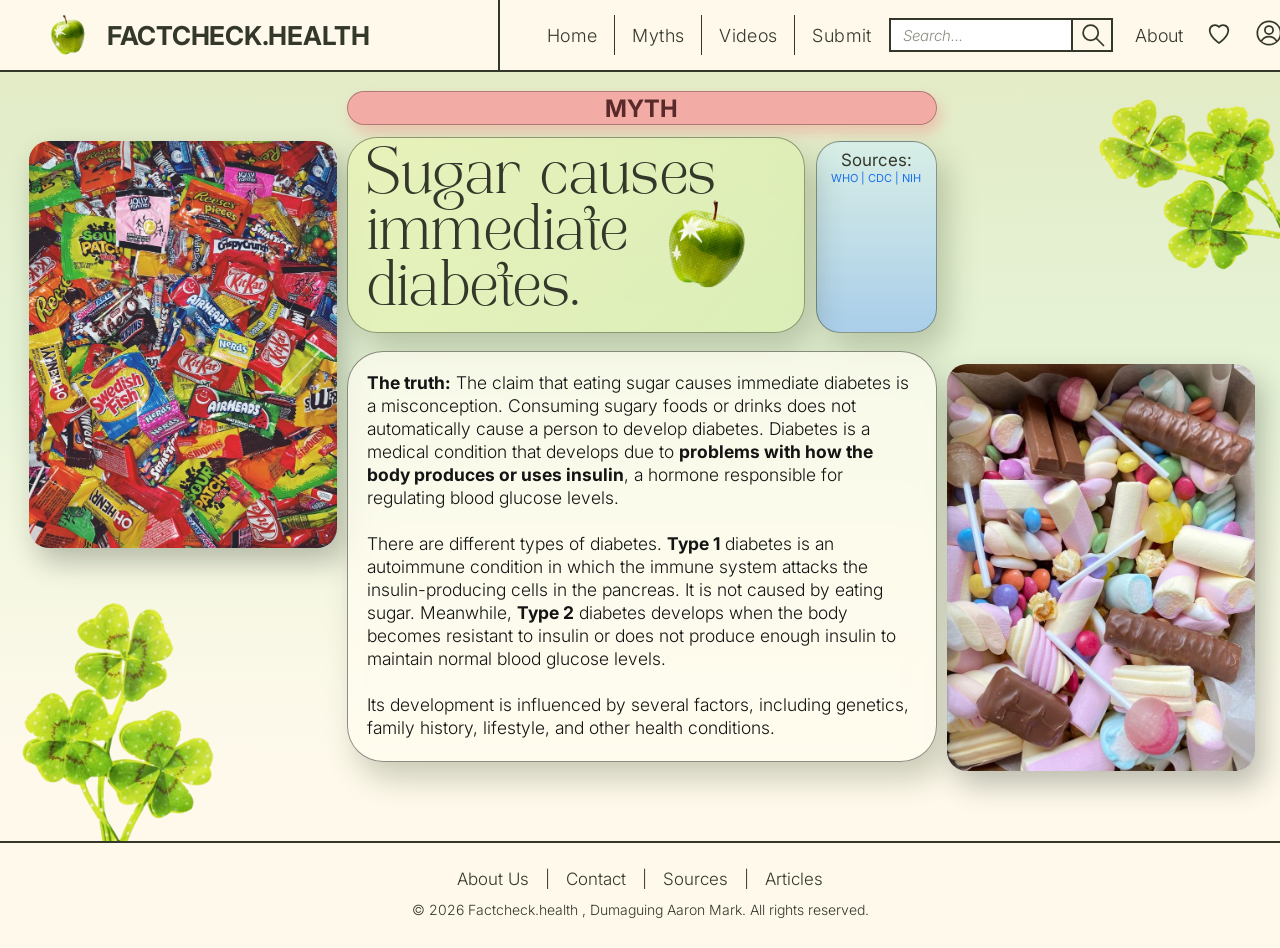
<file: fact-check-article.html>
<!DOCTYPE html>
<html lang="en">
<head>
<meta charset="UTF-8">
<meta name="viewport" content="width=device-width, initial-scale=1">
<title>Sugar causes immediate diabetes | FactCheck.Health</title>
<link rel="preconnect" href="https://fonts.googleapis.com">
<link rel="preconnect" href="https://fonts.gstatic.com" crossorigin>
<link href="https://fonts.googleapis.com/css2?family=Inter:wght@300;400;600;700&display=swap" rel="stylesheet">
<link rel="stylesheet" href="style.css">
</head>
<body>
<!-- ================= HEADER (same on every page) ================= -->
<header class="site-header">
  <a class="brand" href="index.html" aria-label="FactCheck.Health home">
    <img src="images/logo-apple.png" alt="">
    <span>FACTCHECK.HEALTH</span>
  </a>
  <input type="checkbox" id="menu-toggle" class="menu-toggle" aria-label="Toggle menu">
  <label for="menu-toggle" class="menu-btn" aria-hidden="true">&#9776;</label>
  <nav class="nav" aria-label="Main">
    <ul class="nav-links">
      <li class="has-dropdown">
        <a href="index.html" aria-haspopup="true">Home</a>
        <!-- Appears the instant the mouse is over "Home" (CSS only) -->
        <div class="dropdown">
          <ul class="dropdown-panel">
            <li><a href="resources.html">Trusted<br>Resources</a></li>
            <li><a href="contact.html">Contact<br>Us</a></li>
            <li><a href="articles.html">Articles</a></li>
            <li><a href="crisis-updates.html">Crisis<br>Updates</a></li>
            <li><a href="health-encyclopedia.html">Health<br>Encyclopedia</a></li>
          </ul>
        </div>
      </li>
      <li><a href="myths.html">Myths</a></li>
      <li><a href="videos.html">Videos</a></li>
      <li><a href="submit-claim.html">Submit</a></li>
    </ul>
    <div class="nav-right">
      <form class="mini-search" action="search-results.html" method="get" role="search">
        <input type="search" name="q" placeholder="Search..." aria-label="Search">
        <button type="submit" aria-label="Search">
          <svg width="18" height="18" viewBox="0 0 24 24" fill="none" stroke="#33382b" stroke-width="3.2" stroke-linecap="round"><circle cx="10" cy="10" r="6.5"/><path d="M15 15l6 6"/></svg>
        </button>
      </form>
      <a href="about.html">About</a>
      <a href="account.html#saved" aria-label="Saved"><svg viewBox="0 0 24 24"><path d="M12 20.5s-8-4.9-8-11A4.6 4.6 0 0 1 12 6.8a4.6 4.6 0 0 1 8 2.7c0 6.1-8 11-8 11z"/></svg></a>
      <a href="account.html" aria-label="Account"><svg viewBox="0 0 24 24"><circle cx="12" cy="12" r="10"/><circle cx="12" cy="9.5" r="3.5"/><path d="M5.5 19c1.5-3 4-4 6.5-4s5 1 6.500 4"/></svg></a>
    </div>
  </nav>
</header>

<!-- For a FACT article: change "article--myth" to "article--fact",
     and change the badge to:  <span class="badge badge--fact badge--wide">Fact</span> -->
<main class="page page--article article--myth">
  <img class="deco clover-tr" src="images/clover-top-right.png" alt="">
  <img class="deco clover-bl" src="images/clover-bottom-left.png" alt="">

  <div class="wrap article-layout">
    <span class="badge badge--myth badge--wide">Myth</span>

    <!-- LEFT photo -->
    <figure class="article-img article-img--left">
      <img src="images/article-candy-left.png" alt="Pile of assorted candy bars and wrappers">
    </figure>

    <!-- MIDDLE: title, sources, article text -->
    <article class="article-main">
      <div class="head-row">
        <div class="title-card">
          <h1>Sugar causes<br>immediate<br>diabetes.</h1>
          <img src="images/apple-sparkle.png" alt="">
        </div>
        <aside class="sources" aria-label="Sources">
          <p>Sources:</p>
          <p class="links">
            <a href="https://www.who.int" target="_blank" rel="noopener">WHO</a> |
            <a href="https://www.cdc.gov" target="_blank" rel="noopener">CDC</a> |
            <a href="https://www.nih.gov" target="_blank" rel="noopener">NIH</a>
          </p>
        </aside>
      </div>

      <div class="article-body">
        <p><strong>The truth:</strong> The claim that eating sugar causes immediate diabetes is a misconception. Consuming sugary foods or drinks does not automatically cause a person to develop diabetes. Diabetes is a medical condition that develops due to <strong>problems with how the body produces or uses insulin</strong>, a hormone responsible for regulating blood glucose levels.</p>
        <p>There are different types of diabetes. <strong>Type 1</strong> diabetes is an autoimmune condition in which the immune system attacks the insulin-producing cells in the pancreas. It is not caused by eating sugar. Meanwhile, <strong>Type 2</strong> diabetes develops when the body becomes resistant to insulin or does not produce enough insulin to maintain normal blood glucose levels.</p>
        <p>Its development is influenced by several factors, including genetics, family history, lifestyle, and other health conditions.</p>
      </div>
    </article>

    <!-- RIGHT photo -->
    <figure class="article-img article-img--right">
      <img src="images/article-candy-right.png" alt="Colorful hard candies and gummies">
    </figure>
  </div>
</main>

<!-- ================= FOOTER ================= -->
<footer class="site-footer">
  <nav class="footer-nav" aria-label="Footer">
    <a href="https://slspiaaronmarkdumaguing-pixel.github.io/Ecommerce-website/#home" target="_blank" rel="noopener">About Us</a>
    <span aria-hidden="true">|</span>
    <a href="https://slspiaaronmarkdumaguing-pixel.github.io/Ecommerce-website/#contact" target="_blank" rel="noopener">Contact</a>
    <span aria-hidden="true">|</span>
    <a href="https://slspiaaronmarkdumaguing-pixel.github.io/Ecommerce-website/#terms-info" target="_blank" rel="noopener">Sources</a>
    <span aria-hidden="true">|</span>
    <a href="articles.html">Articles</a>
  </nav>
  <p class="copyright">© 2026 Factcheck.health , Dumaguing Aaron Mark. All rights reserved.</p>
</footer>

</body>
</html>
</file>
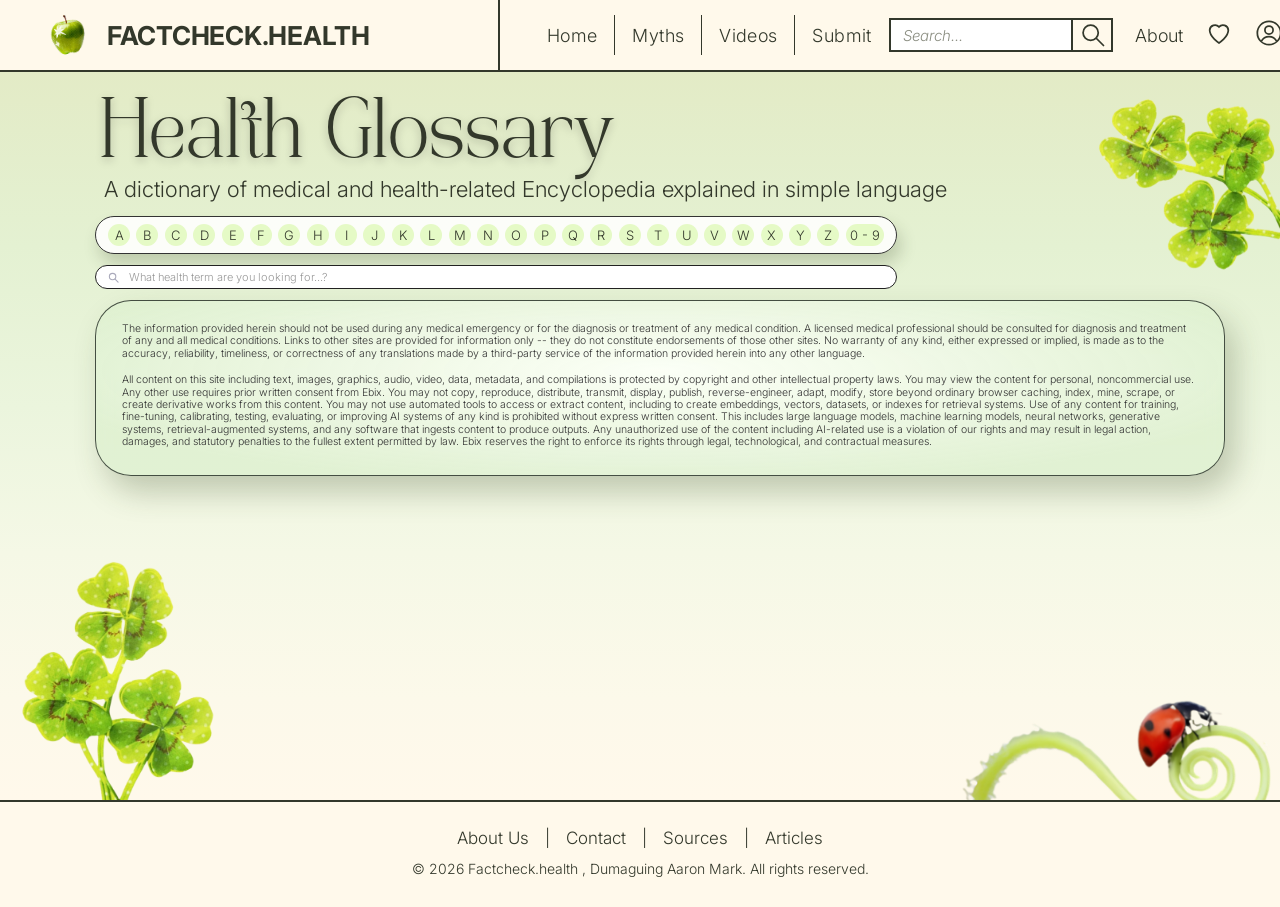
<file: health-encyclopedia.html>
<!DOCTYPE html>
<html lang="en">
<head>
<meta charset="UTF-8">
<meta name="viewport" content="width=device-width, initial-scale=1">
<title>Health Glossary | FactCheck.Health</title>
<link rel="preconnect" href="https://fonts.googleapis.com">
<link rel="preconnect" href="https://fonts.gstatic.com" crossorigin>
<link href="https://fonts.googleapis.com/css2?family=Inter:wght@300;400;600;700&display=swap" rel="stylesheet">
<link rel="stylesheet" href="style.css">
</head>
<body>
<!-- ================= HEADER (same on every page) ================= -->
<header class="site-header">
  <a class="brand" href="index.html" aria-label="FactCheck.Health home">
    <img src="images/logo-apple.png" alt="">
    <span>FACTCHECK.HEALTH</span>
  </a>
  <input type="checkbox" id="menu-toggle" class="menu-toggle" aria-label="Toggle menu">
  <label for="menu-toggle" class="menu-btn" aria-hidden="true">&#9776;</label>
  <nav class="nav" aria-label="Main">
    <ul class="nav-links">
      <li class="has-dropdown">
        <a href="index.html" aria-haspopup="true">Home</a>
        <!-- Appears the instant the mouse is over "Home" (CSS only) -->
        <div class="dropdown">
          <ul class="dropdown-panel">
            <li><a href="resources.html">Trusted<br>Resources</a></li>
            <li><a href="contact.html">Contact<br>Us</a></li>
            <li><a href="articles.html">Articles</a></li>
            <li><a href="crisis-updates.html">Crisis<br>Updates</a></li>
            <li><a href="health-encyclopedia.html">Health<br>Encyclopedia</a></li>
          </ul>
        </div>
      </li>
      <li><a href="myths.html">Myths</a></li>
      <li><a href="videos.html">Videos</a></li>
      <li><a href="submit-claim.html">Submit</a></li>
    </ul>
    <div class="nav-right">
      <form class="mini-search" action="search-results.html" method="get" role="search">
        <input type="search" name="q" placeholder="Search..." aria-label="Search">
        <button type="submit" aria-label="Search">
          <svg width="18" height="18" viewBox="0 0 24 24" fill="none" stroke="#33382b" stroke-width="3.2" stroke-linecap="round"><circle cx="10" cy="10" r="6.5"/><path d="M15 15l6 6"/></svg>
        </button>
      </form>
      <a href="about.html">About</a>
      <a href="account.html#saved" aria-label="Saved"><svg viewBox="0 0 24 24"><path d="M12 20.5s-8-4.9-8-11A4.6 4.6 0 0 1 12 6.8a4.6 4.6 0 0 1 8 2.7c0 6.1-8 11-8 11z"/></svg></a>
      <a href="account.html" aria-label="Account"><svg viewBox="0 0 24 24"><circle cx="12" cy="12" r="10"/><circle cx="12" cy="9.5" r="3.5"/><path d="M5.5 19c1.5-3 4-4 6.5-4s5 1 6.500 4"/></svg></a>
    </div>
  </nav>
</header>

<main class="page page--glossary">
  <img class="deco clover-tr" src="images/clover-top-right.png" alt="">
  <img class="deco clover-bl" src="images/clover-bottom-left.png" alt="">
  <img class="deco vine" src="images/vine-ladybug.png" alt="">

  <div class="wrap">
    <header class="glossary-head">
      <h1>Health Glossary</h1>
      <p>A dictionary of medical and health-related Encyclopedia explained in simple language</p>
    </header>

    <ul class="letters" aria-label="Browse by letter">
        <li><a href="#sec-a">A</a></li>
        <li><a href="#sec-b">B</a></li>
        <li><a href="#sec-c">C</a></li>
        <li><a href="#sec-d">D</a></li>
        <li><a href="#sec-e">E</a></li>
        <li><a href="#sec-f">F</a></li>
        <li><a href="#sec-g">G</a></li>
        <li><a href="#sec-h">H</a></li>
        <li><a href="#sec-i">I</a></li>
        <li><a href="#sec-j">J</a></li>
        <li><a href="#sec-k">K</a></li>
        <li><a href="#sec-l">L</a></li>
        <li><a href="#sec-m">M</a></li>
        <li><a href="#sec-n">N</a></li>
        <li><a href="#sec-o">O</a></li>
        <li><a href="#sec-p">P</a></li>
        <li><a href="#sec-q">Q</a></li>
        <li><a href="#sec-r">R</a></li>
        <li><a href="#sec-s">S</a></li>
        <li><a href="#sec-t">T</a></li>
        <li><a href="#sec-u">U</a></li>
        <li><a href="#sec-v">V</a></li>
        <li><a href="#sec-w">W</a></li>
        <li><a href="#sec-x">X</a></li>
        <li><a href="#sec-y">Y</a></li>
        <li><a href="#sec-z">Z</a></li>
        <li><a href="#sec-0-9">0 - 9</a></li>
    </ul>

    <form class="term-search" action="search-results.html" method="get" role="search">
      <svg viewBox="0 0 24 24" aria-hidden="true"><circle cx="10" cy="10" r="7"/><path d="M15.5 15.5L22 22"/></svg>
      <input type="search" name="q" placeholder="What health term are you looking for...?" aria-label="Search health terms">
    </form>

    <div class="glossary-panels">
    <section class="letter-section" id="sec-a">
      <h2 class="letter-head">Medical Encyclopedia : <span class="letter-badge">A</span></h2>
      <div class="term-card">
        <div class="term-cols">
          <ul class="term-group">
            <li><a href="#">A guide to clinical trials for cancer</a></li>
            <li><a href="#">A guide to help children understand cancer</a></li>
            <li><a href="#">A guide to herbal remedies</a></li>
            <li><a href="#">A1C test</a></li>
            <li><a href="#">Aarskog syndrome</a></li>
          </ul>
          <ul class="term-group">
            <li><a href="#">Aase syndrome</a></li>
            <li><a href="#">Abdomen - swollen</a></li>
            <li><a href="#">Abdominal aortic aneurysm</a></li>
            <li><a href="#">Abdominal aortic aneurysm repair - open</a></li>
            <li><a href="#">Abdominal aortic aneurysm repair - open - discharge</a></li>
          </ul>
          <ul class="term-group">
            <li><a href="#">Abdominal bloating</a></li>
            <li><a href="#">Abdominal CT scan</a></li>
            <li><a href="#">Abdominal exploration</a></li>
            <li><a href="#">Abdominal girth</a></li>
            <li><a href="#">Abdominal mass</a></li>
          </ul>
          <ul class="term-group">
            <li><a href="#">Abdominal MRI scan</a></li>
            <li><a href="#">Abdominal pain</a></li>
            <li><a href="#">Abdominal pain - children under age 12</a></li>
            <li><a href="#">Abdominal radiation - discharge</a></li>
            <li><a href="#">Abdominal rigidity</a></li>
          </ul>
          <ul class="term-group">
            <li><a href="#">Abdominal sounds</a></li>
            <li><a href="#">Abdominal tap</a></li>
            <li><a href="#">Abdominal thrusts</a></li>
            <li><a href="#">Abdominal ultrasound</a></li>
            <li><a href="#">Abdominal wall fat pad biopsy</a></li>
          </ul>
          <ul class="term-group">
            <li><a href="#">Abdominal wall surgery</a></li>
            <li><a href="#">Abdominal x-ray</a></li>
            <li><a href="#">Abnormal hemoglobins testing</a></li>
            <li><a href="#">Abnormal uterine bleeding</a></li>
            <li><a href="#">Abnormally dark or light skin</a></li>
            <li><a href="#">ABO incompatibility</a></li>
          </ul>
          <ul class="term-group">
            <li><a href="#">Abortion - medication</a></li>
            <li><a href="#">Abortion - procedure</a></li>
            <li><a href="#">Abortion - procedure - aftercare</a></li>
            <li><a href="#">Abscess</a></li>
            <li><a href="#">Abscess - abdomen or pelvis</a></li>
            <li><a href="#">Absence of sweating</a></li>
            <li><a href="#">Absence seizure</a></li>
          </ul>
          <ul class="term-group">
            <li><a href="#">Absent menstrual periods - primary</a></li>
            <li><a href="#">Absent menstrual periods - secondary</a></li>
            <li><a href="#">Absent pulmonary valve</a></li>
            <li><a href="#">Acanthosis nigricans</a></li>
            <li><a href="#">ACE blood test</a></li>
            <li><a href="#">ACE inhibitors</a></li>
          </ul>
          <ul class="term-group">
            <li><a href="#">Acetaminophen and codeine overdose</a></li>
            <li><a href="#">Acetaminophen dosing for children</a></li>
            <li><a href="#">Acetaminophen overdose</a></li>
            <li><a href="#">Acetone poisoning</a></li>
            <li><a href="#">Acetylcholine receptor antibody</a></li>
            <li><a href="#">Achalasia</a></li>
          </ul>
          <ul class="term-group">
            <li><a href="#">Aches and pains during pregnancy</a></li>
            <li><a href="#">Achilles tendinitis</a></li>
            <li><a href="#">Achilles tendon repair</a></li>
            <li><a href="#">Achilles tendon rupture - aftercare</a></li>
            <li><a href="#">Achondrogenesis</a></li>
            <li><a href="#">Achondroplasia</a></li>
          </ul>
          <ul class="term-group">
            <li><a href="#">Acid loading test (pH)</a></li>
            <li><a href="#">Acid mucopolysaccharides</a></li>
            <li><a href="#">Acid soldering flux poisoning</a></li>
            <li><a href="#">Acid-fast stain</a></li>
            <li><a href="#">Acidosis</a></li>
          </ul>
          <ul class="term-group">
            <li><a href="#">ACL reconstruction</a></li>
            <li><a href="#">ACL reconstruction - discharge</a></li>
          </ul>
          <ul class="term-group">
            <li><a href="#">Acne</a></li>
            <li><a href="#">Acne - self-care</a></li>
            <li><a href="#">Acoustic neuroma</a></li>
            <li><a href="#">Acoustic trauma</a></li>
            <li><a href="#">Acquired platelet function defect</a></li>
            <li><a href="#">Acrodysostosis</a></li>
            <li><a href="#">Acromegaly</a></li>
          </ul>
          <ul class="term-group">
            <li><a href="#">ACTH blood test</a></li>
            <li><a href="#">ACTH stimulation test</a></li>
            <li><a href="#">Actinic keratosis</a></li>
            <li><a href="#">Actinomycosis</a></li>
          </ul>
        </div>
      </div>
    </section>
    <section class="letter-section" id="sec-b">
      <h2 class="letter-head">Medical Encyclopedia : <span class="letter-badge">B</span></h2>
      <div class="term-card">
        <div class="term-cols">
          <!-- Add the B terms here: copy a <ul class="term-group"> block from section A -->
        </div>
      </div>
    </section>
    <section class="letter-section" id="sec-c">
      <h2 class="letter-head">Medical Encyclopedia : <span class="letter-badge">C</span></h2>
      <div class="term-card">
        <div class="term-cols">
          <!-- Add the C terms here: copy a <ul class="term-group"> block from section A -->
        </div>
      </div>
    </section>
    <section class="letter-section" id="sec-d">
      <h2 class="letter-head">Medical Encyclopedia : <span class="letter-badge">D</span></h2>
      <div class="term-card">
        <div class="term-cols">
          <!-- Add the D terms here: copy a <ul class="term-group"> block from section A -->
        </div>
      </div>
    </section>
    <section class="letter-section" id="sec-e">
      <h2 class="letter-head">Medical Encyclopedia : <span class="letter-badge">E</span></h2>
      <div class="term-card">
        <div class="term-cols">
          <!-- Add the E terms here: copy a <ul class="term-group"> block from section A -->
        </div>
      </div>
    </section>
    <section class="letter-section" id="sec-f">
      <h2 class="letter-head">Medical Encyclopedia : <span class="letter-badge">F</span></h2>
      <div class="term-card">
        <div class="term-cols">
          <!-- Add the F terms here: copy a <ul class="term-group"> block from section A -->
        </div>
      </div>
    </section>
    <section class="letter-section" id="sec-g">
      <h2 class="letter-head">Medical Encyclopedia : <span class="letter-badge">G</span></h2>
      <div class="term-card">
        <div class="term-cols">
          <!-- Add the G terms here: copy a <ul class="term-group"> block from section A -->
        </div>
      </div>
    </section>
    <section class="letter-section" id="sec-h">
      <h2 class="letter-head">Medical Encyclopedia : <span class="letter-badge">H</span></h2>
      <div class="term-card">
        <div class="term-cols">
          <!-- Add the H terms here: copy a <ul class="term-group"> block from section A -->
        </div>
      </div>
    </section>
    <section class="letter-section" id="sec-i">
      <h2 class="letter-head">Medical Encyclopedia : <span class="letter-badge">I</span></h2>
      <div class="term-card">
        <div class="term-cols">
          <!-- Add the I terms here: copy a <ul class="term-group"> block from section A -->
        </div>
      </div>
    </section>
    <section class="letter-section" id="sec-j">
      <h2 class="letter-head">Medical Encyclopedia : <span class="letter-badge">J</span></h2>
      <div class="term-card">
        <div class="term-cols">
          <!-- Add the J terms here: copy a <ul class="term-group"> block from section A -->
        </div>
      </div>
    </section>
    <section class="letter-section" id="sec-k">
      <h2 class="letter-head">Medical Encyclopedia : <span class="letter-badge">K</span></h2>
      <div class="term-card">
        <div class="term-cols">
          <!-- Add the K terms here: copy a <ul class="term-group"> block from section A -->
        </div>
      </div>
    </section>
    <section class="letter-section" id="sec-l">
      <h2 class="letter-head">Medical Encyclopedia : <span class="letter-badge">L</span></h2>
      <div class="term-card">
        <div class="term-cols">
          <!-- Add the L terms here: copy a <ul class="term-group"> block from section A -->
        </div>
      </div>
    </section>
    <section class="letter-section" id="sec-m">
      <h2 class="letter-head">Medical Encyclopedia : <span class="letter-badge">M</span></h2>
      <div class="term-card">
        <div class="term-cols">
          <!-- Add the M terms here: copy a <ul class="term-group"> block from section A -->
        </div>
      </div>
    </section>
    <section class="letter-section" id="sec-n">
      <h2 class="letter-head">Medical Encyclopedia : <span class="letter-badge">N</span></h2>
      <div class="term-card">
        <div class="term-cols">
          <!-- Add the N terms here: copy a <ul class="term-group"> block from section A -->
        </div>
      </div>
    </section>
    <section class="letter-section" id="sec-o">
      <h2 class="letter-head">Medical Encyclopedia : <span class="letter-badge">O</span></h2>
      <div class="term-card">
        <div class="term-cols">
          <!-- Add the O terms here: copy a <ul class="term-group"> block from section A -->
        </div>
      </div>
    </section>
    <section class="letter-section" id="sec-p">
      <h2 class="letter-head">Medical Encyclopedia : <span class="letter-badge">P</span></h2>
      <div class="term-card">
        <div class="term-cols">
          <!-- Add the P terms here: copy a <ul class="term-group"> block from section A -->
        </div>
      </div>
    </section>
    <section class="letter-section" id="sec-q">
      <h2 class="letter-head">Medical Encyclopedia : <span class="letter-badge">Q</span></h2>
      <div class="term-card">
        <div class="term-cols">
          <!-- Add the Q terms here: copy a <ul class="term-group"> block from section A -->
        </div>
      </div>
    </section>
    <section class="letter-section" id="sec-r">
      <h2 class="letter-head">Medical Encyclopedia : <span class="letter-badge">R</span></h2>
      <div class="term-card">
        <div class="term-cols">
          <!-- Add the R terms here: copy a <ul class="term-group"> block from section A -->
        </div>
      </div>
    </section>
    <section class="letter-section" id="sec-s">
      <h2 class="letter-head">Medical Encyclopedia : <span class="letter-badge">S</span></h2>
      <div class="term-card">
        <div class="term-cols">
          <!-- Add the S terms here: copy a <ul class="term-group"> block from section A -->
        </div>
      </div>
    </section>
    <section class="letter-section" id="sec-t">
      <h2 class="letter-head">Medical Encyclopedia : <span class="letter-badge">T</span></h2>
      <div class="term-card">
        <div class="term-cols">
          <!-- Add the T terms here: copy a <ul class="term-group"> block from section A -->
        </div>
      </div>
    </section>
    <section class="letter-section" id="sec-u">
      <h2 class="letter-head">Medical Encyclopedia : <span class="letter-badge">U</span></h2>
      <div class="term-card">
        <div class="term-cols">
          <!-- Add the U terms here: copy a <ul class="term-group"> block from section A -->
        </div>
      </div>
    </section>
    <section class="letter-section" id="sec-v">
      <h2 class="letter-head">Medical Encyclopedia : <span class="letter-badge">V</span></h2>
      <div class="term-card">
        <div class="term-cols">
          <!-- Add the V terms here: copy a <ul class="term-group"> block from section A -->
        </div>
      </div>
    </section>
    <section class="letter-section" id="sec-w">
      <h2 class="letter-head">Medical Encyclopedia : <span class="letter-badge">W</span></h2>
      <div class="term-card">
        <div class="term-cols">
          <!-- Add the W terms here: copy a <ul class="term-group"> block from section A -->
        </div>
      </div>
    </section>
    <section class="letter-section" id="sec-x">
      <h2 class="letter-head">Medical Encyclopedia : <span class="letter-badge">X</span></h2>
      <div class="term-card">
        <div class="term-cols">
          <!-- Add the X terms here: copy a <ul class="term-group"> block from section A -->
        </div>
      </div>
    </section>
    <section class="letter-section" id="sec-y">
      <h2 class="letter-head">Medical Encyclopedia : <span class="letter-badge">Y</span></h2>
      <div class="term-card">
        <div class="term-cols">
          <!-- Add the Y terms here: copy a <ul class="term-group"> block from section A -->
        </div>
      </div>
    </section>
    <section class="letter-section" id="sec-z">
      <h2 class="letter-head">Medical Encyclopedia : <span class="letter-badge">Z</span></h2>
      <div class="term-card">
        <div class="term-cols">
          <!-- Add the Z terms here: copy a <ul class="term-group"> block from section A -->
        </div>
      </div>
    </section>
    <section class="letter-section" id="sec-0-9">
      <h2 class="letter-head">Medical Encyclopedia : <span class="letter-badge">0-9</span></h2>
      <div class="term-card">
        <div class="term-cols">
          <!-- Add the 0-9 terms here: copy a <ul class="term-group"> block from section A -->
        </div>
      </div>
    </section>

      <!-- Shown until a letter is clicked -->
      <section class="notice-card" id="notice">
        <p>The information provided herein should not be used during any medical emergency or for the diagnosis or treatment of any medical condition. A licensed medical professional should be consulted for diagnosis and treatment of any and all medical conditions. Links to other sites are provided for information only -- they do not constitute endorsements of those other sites. No warranty of any kind, either expressed or implied, is made as to the accuracy, reliability, timeliness, or correctness of any translations made by a third-party service of the information provided herein into any other language.</p>
        <p>All content on this site including text, images, graphics, audio, video, data, metadata, and compilations is protected by copyright and other intellectual property laws. You may view the content for personal, noncommercial use. Any other use requires prior written consent from Ebix. You may not copy, reproduce, distribute, transmit, display, publish, reverse-engineer, adapt, modify, store beyond ordinary browser caching, index, mine, scrape, or create derivative works from this content. You may not use automated tools to access or extract content, including to create embeddings, vectors, datasets, or indexes for retrieval systems. Use of any content for training, fine-tuning, calibrating, testing, evaluating, or improving AI systems of any kind is prohibited without express written consent. This includes large language models, machine learning models, neural networks, generative systems, retrieval-augmented systems, and any software that ingests content to produce outputs. Any unauthorized use of the content including AI-related use is a violation of our rights and may result in legal action, damages, and statutory penalties to the fullest extent permitted by law. Ebix reserves the right to enforce its rights through legal, technological, and contractual measures.</p>
      </section>
    </div>
  </div>
</main>
<!-- ================= FOOTER ================= -->
<footer class="site-footer">
  <nav class="footer-nav" aria-label="Footer">
    <a href="https://slspiaaronmarkdumaguing-pixel.github.io/Ecommerce-website/#home" target="_blank" rel="noopener">About Us</a>
    <span aria-hidden="true">|</span>
    <a href="https://slspiaaronmarkdumaguing-pixel.github.io/Ecommerce-website/#contact" target="_blank" rel="noopener">Contact</a>
    <span aria-hidden="true">|</span>
    <a href="https://slspiaaronmarkdumaguing-pixel.github.io/Ecommerce-website/#terms-info" target="_blank" rel="noopener">Sources</a>
    <span aria-hidden="true">|</span>
    <a href="articles.html">Articles</a>
  </nav>
  <p class="copyright">© 2026 Factcheck.health , Dumaguing Aaron Mark. All rights reserved.</p>
</footer>

</body>
</html>
</file>
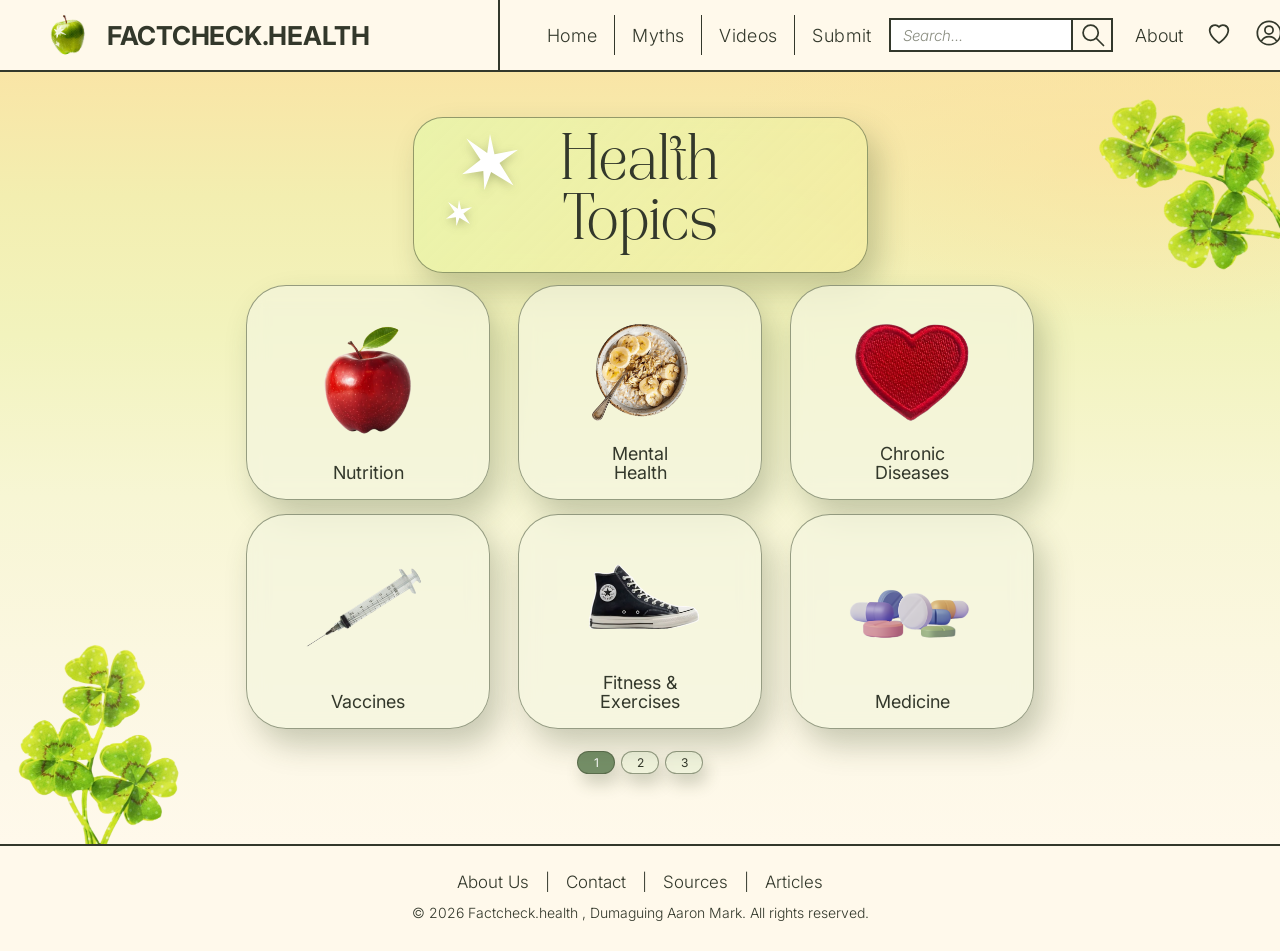
<file: myths.html>
<!DOCTYPE html>
<html lang="en">
<head>
<meta charset="UTF-8">
<meta name="viewport" content="width=device-width, initial-scale=1">
<title>Health Topics | FactCheck.Health</title>
<link rel="preconnect" href="https://fonts.googleapis.com">
<link rel="preconnect" href="https://fonts.gstatic.com" crossorigin>
<link href="https://fonts.googleapis.com/css2?family=Inter:wght@300;400;600;700&display=swap" rel="stylesheet">
<link rel="stylesheet" href="style.css">
</head>
<body>
<!-- ================= HEADER (same on every page) ================= -->
<header class="site-header">
  <a class="brand" href="index.html" aria-label="FactCheck.Health home">
    <img src="images/logo-apple.png" alt="">
    <span>FACTCHECK.HEALTH</span>
  </a>
  <input type="checkbox" id="menu-toggle" class="menu-toggle" aria-label="Toggle menu">
  <label for="menu-toggle" class="menu-btn" aria-hidden="true">&#9776;</label>
  <nav class="nav" aria-label="Main">
    <ul class="nav-links">
      <li class="has-dropdown">
        <a href="index.html" aria-haspopup="true">Home</a>
        <!-- Appears the instant the mouse is over "Home" (CSS only) -->
        <div class="dropdown">
          <ul class="dropdown-panel">
            <li><a href="resources.html">Trusted<br>Resources</a></li>
            <li><a href="contact.html">Contact<br>Us</a></li>
            <li><a href="articles.html">Articles</a></li>
            <li><a href="crisis-updates.html">Crisis<br>Updates</a></li>
            <li><a href="health-encyclopedia.html">Health<br>Encyclopedia</a></li>
          </ul>
        </div>
      </li>
      <li><a href="myths.html">Myths</a></li>
      <li><a href="videos.html">Videos</a></li>
      <li><a href="submit-claim.html">Submit</a></li>
    </ul>
    <div class="nav-right">
      <form class="mini-search" action="search-results.html" method="get" role="search">
        <input type="search" name="q" placeholder="Search..." aria-label="Search">
        <button type="submit" aria-label="Search">
          <svg width="18" height="18" viewBox="0 0 24 24" fill="none" stroke="#33382b" stroke-width="3.2" stroke-linecap="round"><circle cx="10" cy="10" r="6.5"/><path d="M15 15l6 6"/></svg>
        </button>
      </form>
      <a href="about.html">About</a>
      <a href="account.html#saved" aria-label="Saved"><svg viewBox="0 0 24 24"><path d="M12 20.5s-8-4.9-8-11A4.6 4.6 0 0 1 12 6.8a4.6 4.6 0 0 1 8 2.7c0 6.1-8 11-8 11z"/></svg></a>
      <a href="account.html" aria-label="Account"><svg viewBox="0 0 24 24"><circle cx="12" cy="12" r="10"/><circle cx="12" cy="9.5" r="3.5"/><path d="M5.5 19c1.5-3 4-4 6.5-4s5 1 6.500 4"/></svg></a>
    </div>
  </nav>
</header>

<main class="page page--topics">
  <img class="deco clover-tr" src="images/clover-top-right.png" alt="">
  <img class="deco clover-bl" src="images/clover-bottom-left.png" alt="">

  <div class="wrap">
    <header class="topics-title">
      <svg class="spark s1" viewBox="0 0 100 100" aria-hidden="true"><path d="M50 0L58 36 100 28 67 52 92 92 52 68 40 100 38 66 0 72 33 46 8 8 45 34Z"/></svg>
      <svg class="spark s2" viewBox="0 0 100 100" aria-hidden="true"><path d="M50 0L58 36 100 28 67 52 92 92 52 68 40 100 38 66 0 72 33 46 8 8 45 34Z"/></svg>
      <h1>Health<br>Topics</h1>
    </header>

    <ul class="topic-grid">
      <li><a class="topic-card" href="topic-details.html?topic=nutrition">
        <span class="pic"><img src="images/topic-nutrition.png" alt="Red apple"></span>
        <span>Nutrition</span>
      </a></li>
      <li><a class="topic-card" href="topic-details.html?topic=mental-health">
        <span class="pic"><img src="images/topic-mental-health.png" alt="Bowl of oatmeal with banana"></span>
        <span>Mental<br>Health</span>
      </a></li>
      <li><a class="topic-card" href="topic-details.html?topic=chronic-diseases">
        <span class="pic"><img src="images/topic-chronic-diseases.png" alt="Red heart patch"></span>
        <span>Chronic<br>Diseases</span>
      </a></li>
      <li><a class="topic-card" href="topic-details.html?topic=vaccines">
        <span class="pic"><img src="images/topic-vaccines.png" alt="Syringe"></span>
        <span>Vaccines</span>
      </a></li>
      <li><a class="topic-card" href="topic-details.html?topic=fitness-exercise">
        <span class="pic"><img src="images/topic-fitness.png" alt="High-top sneaker"></span>
        <span>Fitness &amp;<br>Exercises</span>
      </a></li>
      <li><a class="topic-card" href="topic-details.html?topic=medicine">
        <span class="pic"><img src="images/topic-medicine.png" alt="Colorful pills"></span>
        <span>Medicine</span>
      </a></li>
    </ul>

    <nav aria-label="Pagination">
      <ul class="pagination">
        <li><a href="myths.html?page=1" aria-current="page">1</a></li>
        <li><a href="myths.html?page=2">2</a></li>
        <li><a href="myths.html?page=3">3</a></li>
      </ul>
    </nav>
  </div>
</main>

<!-- ================= FOOTER ================= -->
<footer class="site-footer">
  <nav class="footer-nav" aria-label="Footer">
    <a href="https://slspiaaronmarkdumaguing-pixel.github.io/Ecommerce-website/#home" target="_blank" rel="noopener">About Us</a>
    <span aria-hidden="true">|</span>
    <a href="https://slspiaaronmarkdumaguing-pixel.github.io/Ecommerce-website/#contact" target="_blank" rel="noopener">Contact</a>
    <span aria-hidden="true">|</span>
    <a href="https://slspiaaronmarkdumaguing-pixel.github.io/Ecommerce-website/#terms-info" target="_blank" rel="noopener">Sources</a>
    <span aria-hidden="true">|</span>
    <a href="articles.html">Articles</a>
  </nav>
  <p class="copyright">© 2026 Factcheck.health , Dumaguing Aaron Mark. All rights reserved.</p>
</footer>

</body>
</html>
</file>
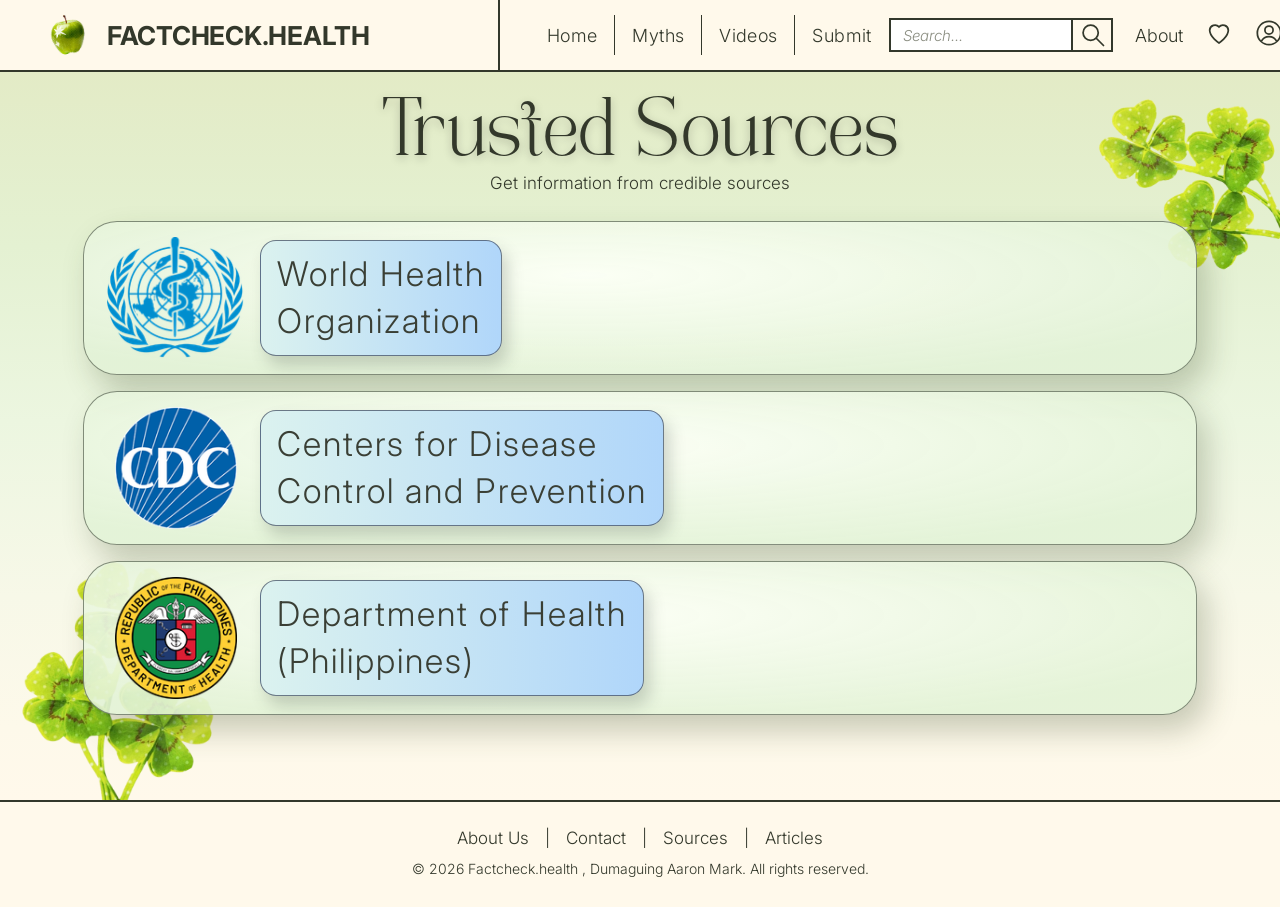
<file: resources.html>
<!DOCTYPE html>
<html lang="en">
<head>
<meta charset="UTF-8">
<meta name="viewport" content="width=device-width, initial-scale=1">
<title>Trusted Sources | FactCheck.Health</title>
<link rel="preconnect" href="https://fonts.googleapis.com">
<link rel="preconnect" href="https://fonts.gstatic.com" crossorigin>
<link href="https://fonts.googleapis.com/css2?family=Inter:wght@300;400;600;700&display=swap" rel="stylesheet">
<link rel="stylesheet" href="style.css">
</head>
<body>
<!-- ================= HEADER (same on every page) ================= -->
<header class="site-header">
  <a class="brand" href="index.html" aria-label="FactCheck.Health home">
    <img src="images/logo-apple.png" alt="">
    <span>FACTCHECK.HEALTH</span>
  </a>
  <input type="checkbox" id="menu-toggle" class="menu-toggle" aria-label="Toggle menu">
  <label for="menu-toggle" class="menu-btn" aria-hidden="true">&#9776;</label>
  <nav class="nav" aria-label="Main">
    <ul class="nav-links">
      <li class="has-dropdown">
        <a href="index.html" aria-haspopup="true">Home</a>
        <!-- Appears the instant the mouse is over "Home" (CSS only) -->
        <div class="dropdown">
          <ul class="dropdown-panel">
            <li><a href="resources.html">Trusted<br>Resources</a></li>
            <li><a href="contact.html">Contact<br>Us</a></li>
            <li><a href="articles.html">Articles</a></li>
            <li><a href="crisis-updates.html">Crisis<br>Updates</a></li>
            <li><a href="health-encyclopedia.html">Health<br>Encyclopedia</a></li>
          </ul>
        </div>
      </li>
      <li><a href="myths.html">Myths</a></li>
      <li><a href="videos.html">Videos</a></li>
      <li><a href="submit-claim.html">Submit</a></li>
    </ul>
    <div class="nav-right">
      <form class="mini-search" action="search-results.html" method="get" role="search">
        <input type="search" name="q" placeholder="Search..." aria-label="Search">
        <button type="submit" aria-label="Search">
          <svg width="18" height="18" viewBox="0 0 24 24" fill="none" stroke="#33382b" stroke-width="3.2" stroke-linecap="round"><circle cx="10" cy="10" r="6.5"/><path d="M15 15l6 6"/></svg>
        </button>
      </form>
      <a href="about.html">About</a>
      <a href="account.html#saved" aria-label="Saved"><svg viewBox="0 0 24 24"><path d="M12 20.5s-8-4.9-8-11A4.6 4.6 0 0 1 12 6.8a4.6 4.6 0 0 1 8 2.7c0 6.1-8 11-8 11z"/></svg></a>
      <a href="account.html" aria-label="Account"><svg viewBox="0 0 24 24"><circle cx="12" cy="12" r="10"/><circle cx="12" cy="9.5" r="3.5"/><path d="M5.5 19c1.5-3 4-4 6.5-4s5 1 6.500 4"/></svg></a>
    </div>
  </nav>
</header>

<main class="page page--resources">
  <img class="deco clover-tr" src="images/clover-top-right.png" alt="">
  <img class="deco clover-bl" src="images/clover-bottom-left.png" alt="">

  <div class="wrap">
    <h1 class="page-title">Trusted Sources</h1>
    <p class="page-sub">Get information from credible sources</p>

    <ul class="source-list">
      <li><a class="source-card" href="https://www.who.int" target="_blank" rel="noopener">
        <span class="src-logo"><img src="images/logo-who.png" alt="World Health Organization logo"></span>
        <p class="src-name">World Health<br>Organization</p>
      </a></li>
      <li><a class="source-card" href="https://www.cdc.gov" target="_blank" rel="noopener">
        <span class="src-logo"><img src="images/logo-cdc.png" alt="CDC logo"></span>
        <p class="src-name">Centers for Disease<br>Control and Prevention</p>
      </a></li>
      <li><a class="source-card" href="https://doh.gov.ph" target="_blank" rel="noopener">
        <span class="src-logo"><img src="images/logo-doh.png" alt="Department of Health Philippines seal"></span>
        <p class="src-name">Department of Health<br>(Philippines)</p>
      </a></li>
    </ul>
  </div>
</main>
<!-- ================= FOOTER ================= -->
<footer class="site-footer">
  <nav class="footer-nav" aria-label="Footer">
    <a href="https://slspiaaronmarkdumaguing-pixel.github.io/Ecommerce-website/#home" target="_blank" rel="noopener">About Us</a>
    <span aria-hidden="true">|</span>
    <a href="https://slspiaaronmarkdumaguing-pixel.github.io/Ecommerce-website/#contact" target="_blank" rel="noopener">Contact</a>
    <span aria-hidden="true">|</span>
    <a href="https://slspiaaronmarkdumaguing-pixel.github.io/Ecommerce-website/#terms-info" target="_blank" rel="noopener">Sources</a>
    <span aria-hidden="true">|</span>
    <a href="articles.html">Articles</a>
  </nav>
  <p class="copyright">© 2026 Factcheck.health , Dumaguing Aaron Mark. All rights reserved.</p>
</footer>

</body>
</html>
</file>
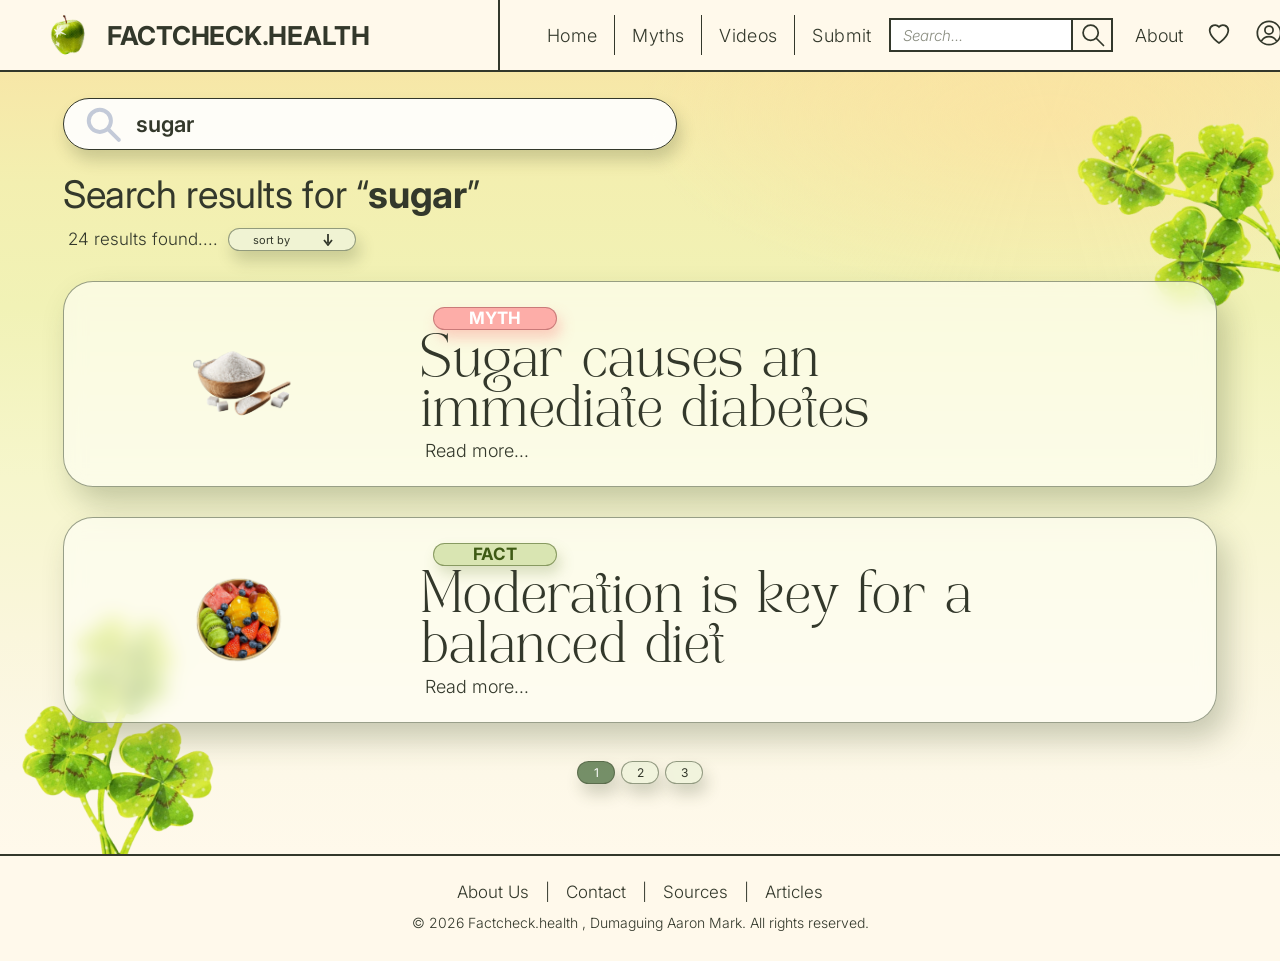
<file: search-results.html>
<!DOCTYPE html>
<html lang="en">
<head>
<meta charset="UTF-8">
<meta name="viewport" content="width=device-width, initial-scale=1">
<title>Search results | FactCheck.Health</title>
<link rel="preconnect" href="https://fonts.googleapis.com">
<link rel="preconnect" href="https://fonts.gstatic.com" crossorigin>
<link href="https://fonts.googleapis.com/css2?family=Inter:wght@300;400;600;700&display=swap" rel="stylesheet">
<link rel="stylesheet" href="style.css">
</head>
<body>
<!-- ================= HEADER (same on every page) ================= -->
<header class="site-header">
  <a class="brand" href="index.html" aria-label="FactCheck.Health home">
    <img src="images/logo-apple.png" alt="">
    <span>FACTCHECK.HEALTH</span>
  </a>
  <input type="checkbox" id="menu-toggle" class="menu-toggle" aria-label="Toggle menu">
  <label for="menu-toggle" class="menu-btn" aria-hidden="true">&#9776;</label>
  <nav class="nav" aria-label="Main">
    <ul class="nav-links">
      <li class="has-dropdown">
        <a href="index.html" aria-haspopup="true">Home</a>
        <!-- Appears the instant the mouse is over "Home" (CSS only) -->
        <div class="dropdown">
          <ul class="dropdown-panel">
            <li><a href="resources.html">Trusted<br>Resources</a></li>
            <li><a href="contact.html">Contact<br>Us</a></li>
            <li><a href="articles.html">Articles</a></li>
            <li><a href="crisis-updates.html">Crisis<br>Updates</a></li>
            <li><a href="health-encyclopedia.html">Health<br>Encyclopedia</a></li>
          </ul>
        </div>
      </li>
      <li><a href="myths.html">Myths</a></li>
      <li><a href="videos.html">Videos</a></li>
      <li><a href="submit-claim.html">Submit</a></li>
    </ul>
    <div class="nav-right">
      <form class="mini-search" action="search-results.html" method="get" role="search">
        <input type="search" name="q" placeholder="Search..." aria-label="Search">
        <button type="submit" aria-label="Search">
          <svg width="18" height="18" viewBox="0 0 24 24" fill="none" stroke="#33382b" stroke-width="3.2" stroke-linecap="round"><circle cx="10" cy="10" r="6.5"/><path d="M15 15l6 6"/></svg>
        </button>
      </form>
      <a href="about.html">About</a>
      <a href="account.html#saved" aria-label="Saved"><svg viewBox="0 0 24 24"><path d="M12 20.5s-8-4.9-8-11A4.6 4.6 0 0 1 12 6.8a4.6 4.6 0 0 1 8 2.7c0 6.1-8 11-8 11z"/></svg></a>
      <a href="account.html" aria-label="Account"><svg viewBox="0 0 24 24"><circle cx="12" cy="12" r="10"/><circle cx="12" cy="9.5" r="3.5"/><path d="M5.5 19c1.5-3 4-4 6.5-4s5 1 6.500 4"/></svg></a>
    </div>
  </nav>
</header>

<main class="page page--search">
  <img class="deco clover-tr" src="images/clover-top-right.png" alt="">
  <img class="deco clover-bl" src="images/clover-bottom-left.png" alt="">

  <div class="wrap">
    <form class="big-search" action="search-results.html" method="get" role="search">
      <svg viewBox="0 0 24 24" aria-hidden="true"><circle cx="10" cy="10" r="7"/><path d="M15.5 15.5L22 22"/></svg>
      <input type="search" name="q" placeholder="Search a myth..." aria-label="Search a myth" value="sugar">
    </form>

    <h1 class="results-title">Search results for “<strong>sugar</strong>”</h1>
    <div class="results-meta">
      <span>24 results found....</span>
      <div class="sort">
        <label class="sr-only" for="sort" style="position:absolute;left:-9999px">Sort by</label>
        <select id="sort" name="sort">
          <option>sort by</option>
          <option>Most relevant</option>
          <option>Newest</option>
          <option>Myths first</option>
          <option>Facts first</option>
        </select>
      </div>
    </div>

    <ul class="result-list">
      <!-- RESULT 1 (Myth). Copy this whole <li> for each new result. -->
      <li class="result-card">
        <figure><img src="images/sugar-bowl.png" alt="Bowl of sugar with a scoop and sugar cubes"></figure>
        <div class="result-body">
          <span class="badge badge--myth">Myth</span>
          <h2><a href="fact-check-article.html" class="stretch">Sugar causes an immediate diabetes</a></h2>
          <a class="read-more" href="fact-check-article.html">Read more...</a>
        </div>
      </li>

      <!-- RESULT 2 (Fact) -->
      <li class="result-card">
        <figure><img src="images/fruit-bowl.png" alt="Bowl of fresh mixed fruit"></figure>
        <div class="result-body">
          <span class="badge badge--fact">Fact</span>
          <h2><a href="fact-check-article.html" class="stretch">Moderation is key for a balanced diet</a></h2>
          <a class="read-more" href="fact-check-article.html">Read more...</a>
        </div>
      </li>
    </ul>

    <nav aria-label="Pagination">
      <ul class="pagination">
        <li><a href="search-results.html?page=1" aria-current="page">1</a></li>
        <li><a href="search-results.html?page=2">2</a></li>
        <li><a href="search-results.html?page=3">3</a></li>
      </ul>
    </nav>
  </div>
</main>

<!-- ================= FOOTER ================= -->
<footer class="site-footer">
  <nav class="footer-nav" aria-label="Footer">
    <a href="https://slspiaaronmarkdumaguing-pixel.github.io/Ecommerce-website/#home" target="_blank" rel="noopener">About Us</a>
    <span aria-hidden="true">|</span>
    <a href="https://slspiaaronmarkdumaguing-pixel.github.io/Ecommerce-website/#contact" target="_blank" rel="noopener">Contact</a>
    <span aria-hidden="true">|</span>
    <a href="https://slspiaaronmarkdumaguing-pixel.github.io/Ecommerce-website/#terms-info" target="_blank" rel="noopener">Sources</a>
    <span aria-hidden="true">|</span>
    <a href="articles.html">Articles</a>
  </nav>
  <p class="copyright">© 2026 Factcheck.health , Dumaguing Aaron Mark. All rights reserved.</p>
</footer>

</body>
</html>
</file>
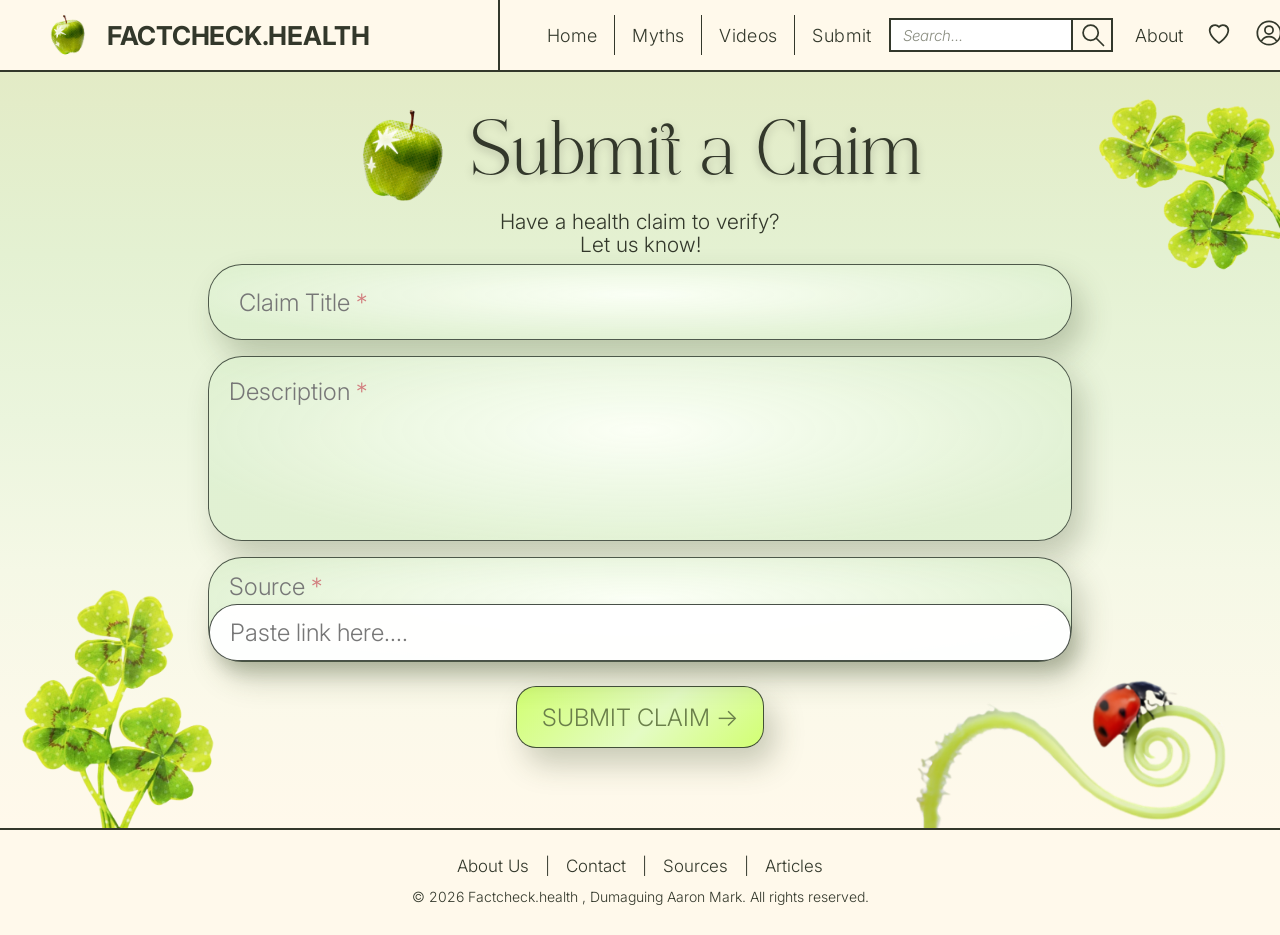
<file: submit-claim.html>
<!DOCTYPE html>
<html lang="en">
<head>
<meta charset="UTF-8">
<meta name="viewport" content="width=device-width, initial-scale=1">
<title>Submit a Claim | FactCheck.Health</title>
<link rel="preconnect" href="https://fonts.googleapis.com">
<link rel="preconnect" href="https://fonts.gstatic.com" crossorigin>
<link href="https://fonts.googleapis.com/css2?family=Inter:wght@300;400;600;700&display=swap" rel="stylesheet">
<link rel="stylesheet" href="style.css">
</head>
<body>
<!-- ================= HEADER (same on every page) ================= -->
<header class="site-header">
  <a class="brand" href="index.html" aria-label="FactCheck.Health home">
    <img src="images/logo-apple.png" alt="">
    <span>FACTCHECK.HEALTH</span>
  </a>
  <input type="checkbox" id="menu-toggle" class="menu-toggle" aria-label="Toggle menu">
  <label for="menu-toggle" class="menu-btn" aria-hidden="true">&#9776;</label>
  <nav class="nav" aria-label="Main">
    <ul class="nav-links">
      <li class="has-dropdown">
        <a href="index.html" aria-haspopup="true">Home</a>
        <!-- Appears the instant the mouse is over "Home" (CSS only) -->
        <div class="dropdown">
          <ul class="dropdown-panel">
            <li><a href="resources.html">Trusted<br>Resources</a></li>
            <li><a href="contact.html">Contact<br>Us</a></li>
            <li><a href="articles.html">Articles</a></li>
            <li><a href="crisis-updates.html">Crisis<br>Updates</a></li>
            <li><a href="health-encyclopedia.html">Health<br>Encyclopedia</a></li>
          </ul>
        </div>
      </li>
      <li><a href="myths.html">Myths</a></li>
      <li><a href="videos.html">Videos</a></li>
      <li><a href="submit-claim.html">Submit</a></li>
    </ul>
    <div class="nav-right">
      <form class="mini-search" action="search-results.html" method="get" role="search">
        <input type="search" name="q" placeholder="Search..." aria-label="Search">
        <button type="submit" aria-label="Search">
          <svg width="18" height="18" viewBox="0 0 24 24" fill="none" stroke="#33382b" stroke-width="3.2" stroke-linecap="round"><circle cx="10" cy="10" r="6.5"/><path d="M15 15l6 6"/></svg>
        </button>
      </form>
      <a href="about.html">About</a>
      <a href="account.html#saved" aria-label="Saved"><svg viewBox="0 0 24 24"><path d="M12 20.5s-8-4.9-8-11A4.6 4.6 0 0 1 12 6.8a4.6 4.6 0 0 1 8 2.7c0 6.1-8 11-8 11z"/></svg></a>
      <a href="account.html" aria-label="Account"><svg viewBox="0 0 24 24"><circle cx="12" cy="12" r="10"/><circle cx="12" cy="9.5" r="3.5"/><path d="M5.5 19c1.5-3 4-4 6.5-4s5 1 6.500 4"/></svg></a>
    </div>
  </nav>
</header>

<main class="page page--submit">
  <img class="deco clover-tr" src="images/clover-top-right.png" alt="">
  <img class="deco clover-bl" src="images/clover-bottom-left.png" alt="">
  <img class="deco vine" src="images/vine-ladybug.png" alt="">

  <div class="wrap">
    <div class="title-row">
      <img src="images/apple-sparkle.png" alt="">
      <h1 class="page-title">Submit a Claim</h1>
    </div>
    <p class="lead-2">Have a health claim to verify?<br>Let us know!</p>

    <!-- NOTE: plain HTML can't send the form by itself. Set action="" to your form service
         (Formspree, Netlify Forms, Google Forms, or your own server). -->
    <form class="claim-form" action="#" method="post">
      <div class="field field--title glass">
        <input id="claim-title" name="title" type="text" placeholder=" " required>
        <label for="claim-title">Claim Title <span>*</span></label>
      </div>
      <div class="field field--text glass">
        <textarea id="claim-desc" name="description" placeholder=" " required></textarea>
        <label for="claim-desc">Description <span>*</span></label>
      </div>
      <div class="field field--source glass">
        <label for="claim-source">Source <span>*</span></label>
        <input id="claim-source" name="source" type="url" placeholder="Paste link here...." required>
      </div>
      <button class="btn-lime" type="submit">Submit claim -&gt;</button>
    </form>
  </div>
</main>
<!-- ================= FOOTER ================= -->
<footer class="site-footer">
  <nav class="footer-nav" aria-label="Footer">
    <a href="https://slspiaaronmarkdumaguing-pixel.github.io/Ecommerce-website/#home" target="_blank" rel="noopener">About Us</a>
    <span aria-hidden="true">|</span>
    <a href="https://slspiaaronmarkdumaguing-pixel.github.io/Ecommerce-website/#contact" target="_blank" rel="noopener">Contact</a>
    <span aria-hidden="true">|</span>
    <a href="https://slspiaaronmarkdumaguing-pixel.github.io/Ecommerce-website/#terms-info" target="_blank" rel="noopener">Sources</a>
    <span aria-hidden="true">|</span>
    <a href="articles.html">Articles</a>
  </nav>
  <p class="copyright">© 2026 Factcheck.health , Dumaguing Aaron Mark. All rights reserved.</p>
</footer>

</body>
</html>
</file>
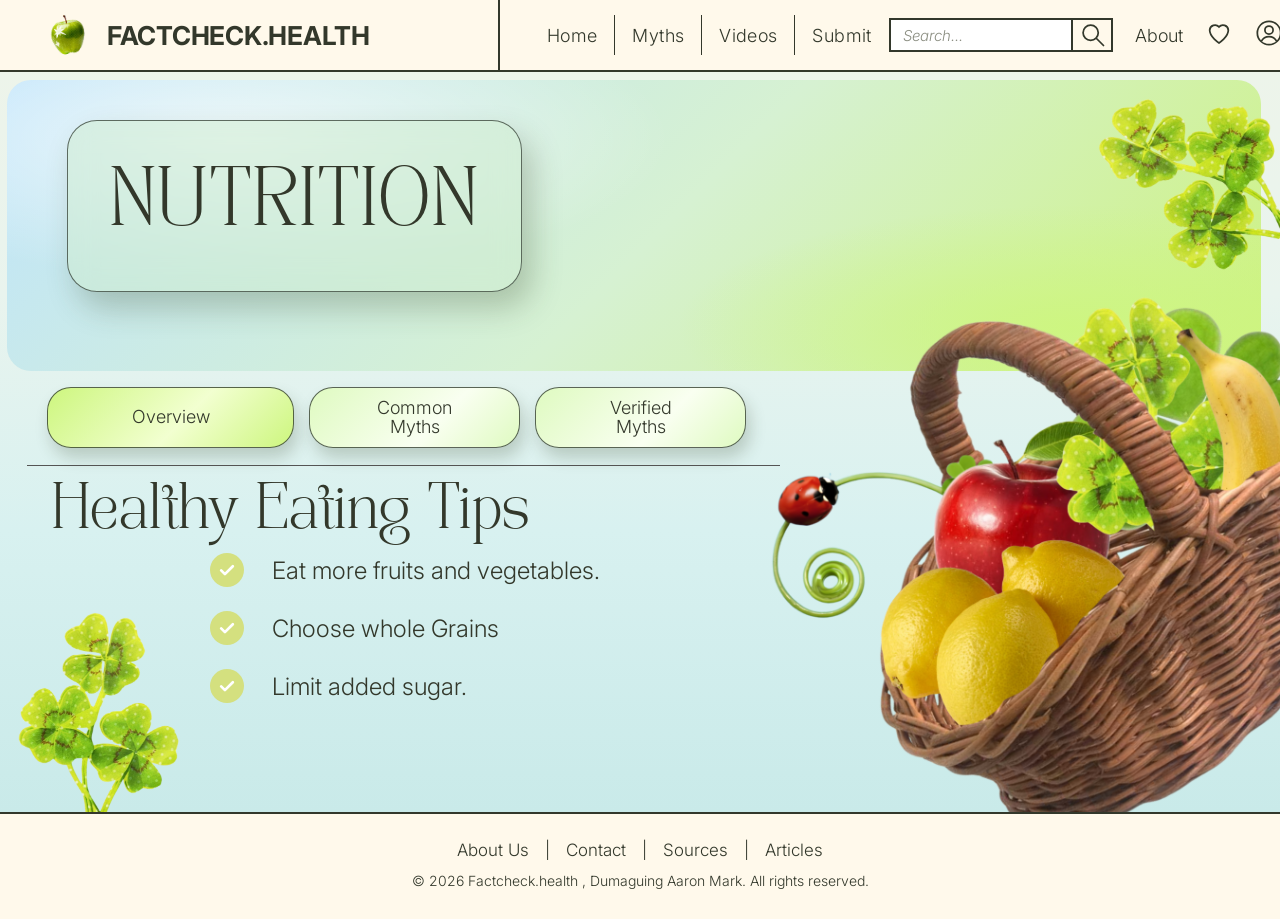
<file: topic-details.html>
<!DOCTYPE html>
<html lang="en">
<head>
<meta charset="UTF-8">
<meta name="viewport" content="width=device-width, initial-scale=1">
<title>Nutrition | FactCheck.Health</title>
<link rel="preconnect" href="https://fonts.googleapis.com">
<link rel="preconnect" href="https://fonts.gstatic.com" crossorigin>
<link href="https://fonts.googleapis.com/css2?family=Inter:wght@300;400;600;700&display=swap" rel="stylesheet">
<link rel="stylesheet" href="style.css">
</head>
<body>
<!-- ================= HEADER (same on every page) ================= -->
<header class="site-header">
  <a class="brand" href="index.html" aria-label="FactCheck.Health home">
    <img src="images/logo-apple.png" alt="">
    <span>FACTCHECK.HEALTH</span>
  </a>
  <input type="checkbox" id="menu-toggle" class="menu-toggle" aria-label="Toggle menu">
  <label for="menu-toggle" class="menu-btn" aria-hidden="true">&#9776;</label>
  <nav class="nav" aria-label="Main">
    <ul class="nav-links">
      <li class="has-dropdown">
        <a href="index.html" aria-haspopup="true">Home</a>
        <!-- Appears the instant the mouse is over "Home" (CSS only) -->
        <div class="dropdown">
          <ul class="dropdown-panel">
            <li><a href="resources.html">Trusted<br>Resources</a></li>
            <li><a href="contact.html">Contact<br>Us</a></li>
            <li><a href="articles.html">Articles</a></li>
            <li><a href="crisis-updates.html">Crisis<br>Updates</a></li>
            <li><a href="health-encyclopedia.html">Health<br>Encyclopedia</a></li>
          </ul>
        </div>
      </li>
      <li><a href="myths.html">Myths</a></li>
      <li><a href="videos.html">Videos</a></li>
      <li><a href="submit-claim.html">Submit</a></li>
    </ul>
    <div class="nav-right">
      <form class="mini-search" action="search-results.html" method="get" role="search">
        <input type="search" name="q" placeholder="Search..." aria-label="Search">
        <button type="submit" aria-label="Search">
          <svg width="18" height="18" viewBox="0 0 24 24" fill="none" stroke="#33382b" stroke-width="3.2" stroke-linecap="round"><circle cx="10" cy="10" r="6.5"/><path d="M15 15l6 6"/></svg>
        </button>
      </form>
      <a href="about.html">About</a>
      <a href="account.html#saved" aria-label="Saved"><svg viewBox="0 0 24 24"><path d="M12 20.5s-8-4.9-8-11A4.6 4.6 0 0 1 12 6.8a4.6 4.6 0 0 1 8 2.7c0 6.1-8 11-8 11z"/></svg></a>
      <a href="account.html" aria-label="Account"><svg viewBox="0 0 24 24"><circle cx="12" cy="12" r="10"/><circle cx="12" cy="9.5" r="3.5"/><path d="M5.5 19c1.5-3 4-4 6.5-4s5 1 6.500 4"/></svg></a>
    </div>
  </nav>
</header>

<main class="page page--topic">
  <img class="deco clover-tr" src="images/clover-top-right.png" alt="">
  <img class="deco clover-bl" src="images/clover-bottom-left.png" alt="">

  <img class="topic-basket" src="images/hero-basket.png" alt="">

  <div class="wrap">
    <header class="topic-banner">
      <div class="topic-glass"><h1>Nutrition</h1></div>
    </header>

    <ul class="topic-tabs">
      <li><a href="#overview" aria-current="page">Overview</a></li>
      <li><a href="#common-myths">Common<br>Myths</a></li>
      <li><a href="#verified-myths">Verified<br>Myths</a></li>
    </ul>
    <hr class="topic-rule">

    <section class="topic-section" id="overview">
      <h2>Healthy Eating Tips</h2>
      <ul class="checklist">
        <li>Eat more fruits and vegetables.</li>
        <li>Choose whole Grains</li>
        <li>Limit added sugar.</li>
      </ul>
    </section>
    <!-- Add <section id="common-myths"> and <section id="verified-myths"> here when you design them -->
  </div>
</main>
<!-- ================= FOOTER ================= -->
<footer class="site-footer">
  <nav class="footer-nav" aria-label="Footer">
    <a href="https://slspiaaronmarkdumaguing-pixel.github.io/Ecommerce-website/#home" target="_blank" rel="noopener">About Us</a>
    <span aria-hidden="true">|</span>
    <a href="https://slspiaaronmarkdumaguing-pixel.github.io/Ecommerce-website/#contact" target="_blank" rel="noopener">Contact</a>
    <span aria-hidden="true">|</span>
    <a href="https://slspiaaronmarkdumaguing-pixel.github.io/Ecommerce-website/#terms-info" target="_blank" rel="noopener">Sources</a>
    <span aria-hidden="true">|</span>
    <a href="articles.html">Articles</a>
  </nav>
  <p class="copyright">© 2026 Factcheck.health , Dumaguing Aaron Mark. All rights reserved.</p>
</footer>

</body>
</html>
</file>
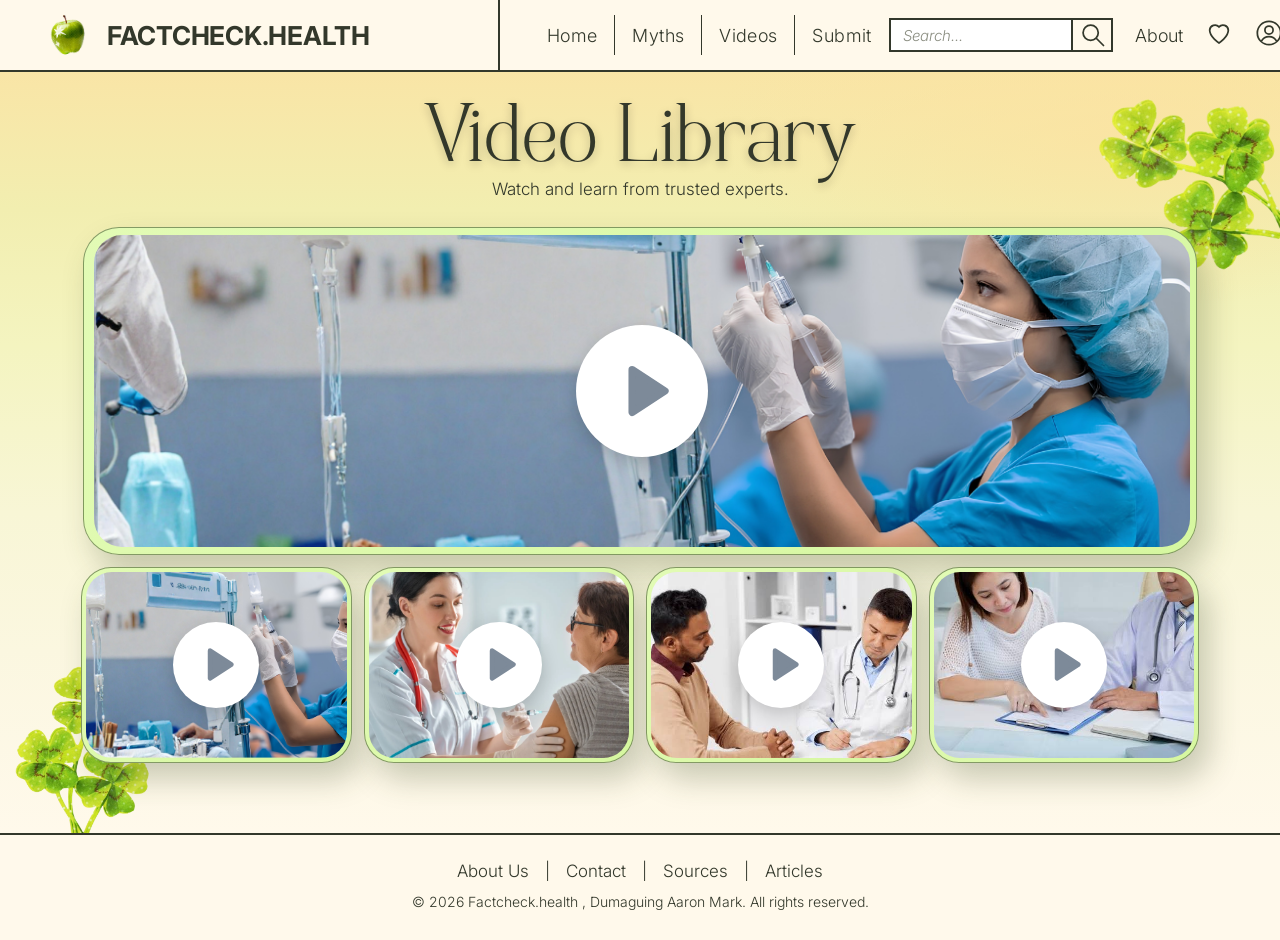
<file: videos.html>
<!DOCTYPE html>
<html lang="en">
<head>
<meta charset="UTF-8">
<meta name="viewport" content="width=device-width, initial-scale=1">
<title>Video Library | FactCheck.Health</title>
<link rel="preconnect" href="https://fonts.googleapis.com">
<link rel="preconnect" href="https://fonts.gstatic.com" crossorigin>
<link href="https://fonts.googleapis.com/css2?family=Inter:wght@300;400;600;700&display=swap" rel="stylesheet">
<link rel="stylesheet" href="style.css">
</head>
<body>
<!-- ================= HEADER (same on every page) ================= -->
<header class="site-header">
  <a class="brand" href="index.html" aria-label="FactCheck.Health home">
    <img src="images/logo-apple.png" alt="">
    <span>FACTCHECK.HEALTH</span>
  </a>
  <input type="checkbox" id="menu-toggle" class="menu-toggle" aria-label="Toggle menu">
  <label for="menu-toggle" class="menu-btn" aria-hidden="true">&#9776;</label>
  <nav class="nav" aria-label="Main">
    <ul class="nav-links">
      <li class="has-dropdown">
        <a href="index.html" aria-haspopup="true">Home</a>
        <!-- Appears the instant the mouse is over "Home" (CSS only) -->
        <div class="dropdown">
          <ul class="dropdown-panel">
            <li><a href="resources.html">Trusted<br>Resources</a></li>
            <li><a href="contact.html">Contact<br>Us</a></li>
            <li><a href="articles.html">Articles</a></li>
            <li><a href="crisis-updates.html">Crisis<br>Updates</a></li>
            <li><a href="health-encyclopedia.html">Health<br>Encyclopedia</a></li>
          </ul>
        </div>
      </li>
      <li><a href="myths.html">Myths</a></li>
      <li><a href="videos.html">Videos</a></li>
      <li><a href="submit-claim.html">Submit</a></li>
    </ul>
    <div class="nav-right">
      <form class="mini-search" action="search-results.html" method="get" role="search">
        <input type="search" name="q" placeholder="Search..." aria-label="Search">
        <button type="submit" aria-label="Search">
          <svg width="18" height="18" viewBox="0 0 24 24" fill="none" stroke="#33382b" stroke-width="3.2" stroke-linecap="round"><circle cx="10" cy="10" r="6.5"/><path d="M15 15l6 6"/></svg>
        </button>
      </form>
      <a href="about.html">About</a>
      <a href="account.html#saved" aria-label="Saved"><svg viewBox="0 0 24 24"><path d="M12 20.5s-8-4.9-8-11A4.6 4.6 0 0 1 12 6.8a4.6 4.6 0 0 1 8 2.7c0 6.1-8 11-8 11z"/></svg></a>
      <a href="account.html" aria-label="Account"><svg viewBox="0 0 24 24"><circle cx="12" cy="12" r="10"/><circle cx="12" cy="9.5" r="3.5"/><path d="M5.5 19c1.5-3 4-4 6.5-4s5 1 6.500 4"/></svg></a>
    </div>
  </nav>
</header>

<main class="page page--videos">
  <img class="deco clover-tr" src="images/clover-top-right.png" alt="">
  <img class="deco clover-bl" src="images/clover-bottom-left.png" alt="">

  <div class="wrap">
    <h1 class="page-title">Video Library</h1>
    <p class="page-sub">Watch and learn from trusted experts.</p>

    <!-- FEATURED video. Change the YouTube link in href="..." to use a different video. -->
    <section class="video-main">
      <a href="https://youtu.be/h-x7M-anEA0" target="_blank" rel="noopener" aria-label="Play featured video"><img src="images/video-main.png" alt="Nurse preparing a syringe"><span class="play"></span></a>
    </section>

    <!-- More videos: copy one <li> for each new video -->
    <ul class="video-grid">
      <li class="video-card"><a href="https://youtu.be/h-x7M-anEA0" target="_blank" rel="noopener" aria-label="Play video 1"><img src="images/video-thumb-1.png" alt=""><span class="play"></span></a></li>
      <li class="video-card"><a href="https://youtu.be/h-x7M-anEA0" target="_blank" rel="noopener" aria-label="Play video 2"><img src="images/video-thumb-2.png" alt=""><span class="play"></span></a></li>
      <li class="video-card"><a href="https://youtu.be/h-x7M-anEA0" target="_blank" rel="noopener" aria-label="Play video 3"><img src="images/video-thumb-3.png" alt=""><span class="play"></span></a></li>
      <li class="video-card"><a href="https://youtu.be/h-x7M-anEA0" target="_blank" rel="noopener" aria-label="Play video 4"><img src="images/video-thumb-4.png" alt=""><span class="play"></span></a></li>
    </ul>
  </div>
</main>
<!-- ================= FOOTER ================= -->
<footer class="site-footer">
  <nav class="footer-nav" aria-label="Footer">
    <a href="https://slspiaaronmarkdumaguing-pixel.github.io/Ecommerce-website/#home" target="_blank" rel="noopener">About Us</a>
    <span aria-hidden="true">|</span>
    <a href="https://slspiaaronmarkdumaguing-pixel.github.io/Ecommerce-website/#contact" target="_blank" rel="noopener">Contact</a>
    <span aria-hidden="true">|</span>
    <a href="https://slspiaaronmarkdumaguing-pixel.github.io/Ecommerce-website/#terms-info" target="_blank" rel="noopener">Sources</a>
    <span aria-hidden="true">|</span>
    <a href="articles.html">Articles</a>
  </nav>
  <p class="copyright">© 2026 Factcheck.health , Dumaguing Aaron Mark. All rights reserved.</p>
</footer>

</body>
</html>
</file>
<file: style.css>
/* ---------- Custom font (Tan Garland) ----------
   Put the files in a folder named "fonts" next to this css file:
   fonts/TAN-GARLAND.woff2 | fonts/TAN-GARLAND.otf | fonts/TAN-GARLAND.ttf */
@font-face{
  font-family:"Tan Garland";
  src:url("fonts/TAN-GARLAND.woff2") format("woff2"),
      url("fonts/TAN-GARLAND.otf") format("opentype"),
      url("fonts/TAN-GARLAND.ttf") format("truetype");
  font-weight:normal;font-style:normal;font-display:swap;
}
/* Inter is loaded from Google Fonts in the <head> of each page (weights 300-700). */

/* ---------- Tokens ---------- */
:root{
  --cream:#FFF9EB;
  --ink:#33382b;
  --forest:#2f5d34;
  --forest-deep:#1d3a17;
  --btn-green:rgba(98,128,86,.88);        /* translucent sage buttons */
  --card-bg:rgba(226,232,178,.72);        /* ~70% see-through card */
  --card-line:rgba(70,82,55,.55);
  --chip-bg:rgba(238,243,222,.85);
  --chip-line:#c9dc9a;
  --chip-text:#3e5a14;
  --line:#33382b;
  --font-display:"Tan Garland","Times New Roman",serif;
  --font-body:"Inter",system-ui,-apple-system,"Segoe UI",sans-serif;
  --header-h:72px;
  --shadow-card:10px 16px 30px rgba(55,70,35,.26);   /* drop shadow for round boxes */
  --shadow-soft:4px 10px 16px rgba(55,70,35,.22);
}
*,*::before,*::after{box-sizing:border-box}
html{scroll-behavior:smooth;scroll-padding-top:var(--header-h)}
body{margin:0;background:var(--cream);color:var(--ink);font-family:var(--font-body);overflow-x:hidden}
img{display:block;max-width:100%}
a{color:inherit;text-decoration:none}
:focus-visible{outline:3px solid #7aa83a;outline-offset:3px}

/* ---------- Header ---------- */
.site-header{position:sticky;top:0;z-index:50;background:var(--cream);border-bottom:2px solid var(--line);height:var(--header-h);display:flex;align-items:center}
.brand{display:flex;align-items:center;gap:18px;padding:0 30px 0 45px;height:100%;flex:0 0 500px;border-right:2px solid var(--line)}
.brand img{width:44px;height:auto}
.nav-links a[aria-current="page"]{font-weight:600}
.brand span{font-weight:700;font-size:26px;letter-spacing:-.01em;color:var(--ink)}
.nav{display:flex;align-items:center;flex:1;padding:0 38px 0 30px}
.nav-links{display:flex;align-items:center;margin:0;padding:0;list-style:none}
.nav-links li{padding:0 17px;border-left:1px solid var(--line);height:40px;display:flex;align-items:center}
.nav-links li:first-child{border-left:0}
.nav-links a{font-size:18px;font-weight:300;letter-spacing:.02em}
.nav-links a:hover,.nav-right a:hover{text-decoration:underline;text-underline-offset:6px}
.nav-right{display:flex;align-items:center;gap:22px;margin-left:auto;font-weight:300;font-size:18px}
.mini-search{display:flex;border:2px solid var(--line);background:#fff;height:34px}
.mini-search input{border:0;background:transparent;width:180px;padding:0 12px;font:italic 300 15px var(--font-body);color:var(--ink);outline-offset:-2px}
.mini-search input::placeholder{color:#8a8d80}
.mini-search button{border:0;border-left:2px solid var(--line);background:var(--cream);width:40px;cursor:pointer;display:grid;place-items:center}
.nav-right svg{width:28px;height:28px;stroke:var(--ink);fill:none;stroke-width:1.5}
.menu-toggle,.menu-btn{display:none}

/* ---------- Buttons ---------- */
.btn{display:inline-flex;align-items:center;color:#fff;text-transform:uppercase;background:var(--btn-green);border:1px solid rgba(70,95,60,.8);border-radius:999px;box-shadow:var(--shadow-soft);backdrop-filter:blur(6px);-webkit-backdrop-filter:blur(6px);transition:background .2s,transform .2s}
.btn:hover{background:rgba(47,93,52,.95);transform:translateY(-1px)}
.btn svg{width:18px;height:18px;fill:#fff;flex:0 0 auto}
.btn-lg{font-weight:700;font-size:18px;height:30px;padding:0 9px;gap:0}          /* Explore Articles */
.btn-sm{font-weight:300;font-size:16px;height:46px;padding:0 22px;gap:26px;border-color:transparent;box-shadow:4px 8px 14px rgba(55,70,35,.2)}  /* See the results */

/* ---------- Hero ---------- */
.hero{position:relative;min-height:718px;padding:48px 0 60px 39px;
  background:linear-gradient(180deg,#e3ebc6 0%,#e1f0d0 28%,#e5f2d8 40%,#f6f8e4 56%,#fdf9ea 78%,var(--cream) 100%)}
.hero-basket{position:absolute;top:18px;right:0;width:min(51.6%,660px);z-index:1;pointer-events:none}
.hero-copy{position:relative;z-index:2}
.hero h1{margin:0;font-family:var(--font-display);font-weight:400;font-size:clamp(52px,8.4vw,112px);line-height:1.02;letter-spacing:.04em;word-spacing:.12em;color:var(--ink);font-feature-settings:"dlig" 1,"liga" 1}
.hero .tag{margin:22px 0 0;max-width:300px;font-weight:700;font-size:21px;line-height:1.1;text-transform:uppercase;letter-spacing:-.01em}
.hero .btn{margin:28px 0 0 16px}
.week-card{position:relative;z-index:2;margin:60px 0 0 16px;width:min(643px,calc(100% - 55px));min-height:206px;
  background:var(--card-bg);border:1px solid var(--card-line);border-radius:30px;padding:24px 25px 20px;
  box-shadow:var(--shadow-card);backdrop-filter:blur(10px);-webkit-backdrop-filter:blur(10px)}
.week-card h2{margin:0;font-weight:700;font-size:25px;text-transform:uppercase;letter-spacing:-.01em}
.week-card blockquote{margin:20px 0 14px 10px;font-weight:300;font-size:24px;line-height:1.1;max-width:370px}

/* ---------- Myth or Fact? search section ---------- */
.search-section{position:relative;min-height:718px;text-align:center;padding-top:90px;overflow:hidden;
  background:
    radial-gradient(ellipse 60% 40% at 0% 85%,rgba(206,238,228,.8),transparent 70%),
    linear-gradient(180deg,var(--cream) 0%,#fdf8ea 14%,#eff6ea 36%,#e4f2ec 50%,#d7f2f4 66%,#cbebeb 100%)}
.search-section h2{margin:0;font-family:var(--font-display);font-weight:400;font-size:clamp(52px,9.2vw,118px);line-height:1.1;letter-spacing:.04em;word-spacing:.12em;font-feature-settings:"dlig" 1,"liga" 1}
.search-section .sub{margin:10px 0 0;font-weight:700;font-size:21px;text-transform:uppercase;letter-spacing:-.01em}
.big-search{position:relative;z-index:3;margin:26px auto 0;width:min(615px,calc(100% - 40px));height:52px;display:flex;align-items:center;background:rgba(255,255,255,.92);border:1.5px solid var(--line);border-radius:999px;padding:0 24px 0 20px;box-shadow:var(--shadow-soft)}
.big-search svg{flex:0 0 38px;width:38px;height:38px;stroke:#c3cad8;fill:none;stroke-width:2.5;stroke-linecap:round}
.big-search input{flex:1;border:0;outline:0;background:transparent;padding:0 14px;font:600 22px var(--font-body);color:var(--ink)}
.big-search input::placeholder{color:#c3cad8}
.big-search:focus-within{box-shadow:0 0 0 3px #a9cf6a}
.popular{position:relative;z-index:3;width:min(615px,calc(100% - 40px));margin:22px auto 0;text-align:left}
.popular h3{margin:0 0 14px 16px;font-weight:600;font-size:21px;color:var(--forest-deep)}
.chips{display:flex;flex-wrap:wrap;gap:9px;margin:0;padding:0;list-style:none}
.chips a{display:block;min-width:112px;text-align:center;padding:4px 20px;background:var(--chip-bg);border:1px solid var(--chip-line);border-radius:999px;font:400 17px var(--font-body);color:var(--chip-text);box-shadow:var(--shadow-soft);backdrop-filter:blur(6px);-webkit-backdrop-filter:blur(6px);transition:background .2s}
.chips a:hover{background:#dfe9bd}
.deco{position:absolute;pointer-events:none}
.deco.clover-tr{top:3px;right:0;width:21.9%}
.deco.hills{left:0;bottom:0;width:100%;height:auto}
.deco.steth{right:.9%;bottom:0;width:38.1%;z-index:2}


/* =====================================================
   SHARED: badges, pills
   ===================================================== */
.badge{display:inline-flex;align-items:center;justify-content:center;height:23px;min-width:124px;padding:0 14px;font-weight:700;font-size:17px;text-transform:uppercase;letter-spacing:.01em;border:1px solid;border-radius:999px}
.badge--myth{background:#fdada8;color:#fff;border-color:rgba(190,110,110,.8);box-shadow:4px 8px 14px rgba(250,120,120,.35)}
.badge--fact{background:#d9e5b2;color:#3e5a14;border-color:rgba(110,130,70,.75);box-shadow:4px 8px 14px rgba(110,140,60,.25)}
.badge--lg{height:34px;min-width:181px;font-size:24px}
.page{position:relative;overflow:hidden}
.page .deco{z-index:0}
.page > .wrap{position:relative;z-index:2}

/* =====================================================
   PAGE: Search results  (search-results.html)
   ===================================================== */
.page--search{min-height:728px;padding:26px 63px 70px;
  background:
    radial-gradient(ellipse 45% 32% at 82% 6%,rgba(252,226,160,.7),transparent 72%),
    linear-gradient(180deg,#f7e7a7 0%,#f3efb0 14%,#f1f2b6 30%,#f6f6cc 52%,#faf6dc 72%,#fdf8e8 90%,var(--cream) 100%)}
.page--search .big-search{margin:0;width:min(614px,100%)}
.results-title{margin:22px 0 0;font-weight:400;font-size:38px;line-height:1.2;letter-spacing:-.01em}
.results-title strong{font-weight:700}
.results-meta{display:flex;align-items:center;gap:10px;margin:10px 0 0 5px;font-weight:300;font-size:17px}
.sort{position:relative}
.sort select{appearance:none;-webkit-appearance:none;width:128px;height:23px;padding:0 26px 0 24px;font:400 11px var(--font-body);color:var(--ink);cursor:pointer;
  background:rgba(240,243,214,.92) url("data:image/svg+xml,%3Csvg xmlns='http://www.w3.org/2000/svg' width='10' height='12' viewBox='0 0 10 12'%3E%3Cpath d='M5 0v9M1 6l4 5 4-5' fill='none' stroke='%2333382b' stroke-width='1.8'/%3E%3C/svg%3E") no-repeat right 22px center;
  border:1px solid var(--card-line);border-radius:999px;box-shadow:var(--shadow-soft)}
.result-list{margin:30px 0 0;padding:0;list-style:none;display:grid;gap:30px}
.result-card{position:relative;display:grid;grid-template-columns:250px 1fr;align-items:center;column-gap:57px;min-height:206px;padding:20px 50px;
  background:rgba(255,255,248,.62);border:1px solid var(--card-line);border-radius:30px;box-shadow:var(--shadow-card);backdrop-filter:blur(10px);-webkit-backdrop-filter:blur(10px)}
.result-card figure{margin:0;display:grid;place-items:center}
.result-card figure img{max-width:230px;max-height:160px;width:auto;height:auto}
.result-body .badge{margin-left:12px}
.result-body h2{margin:8px 0 0;max-width:620px;font-family:var(--font-display);font-weight:400;font-size:clamp(28px,3.4vw,42px);line-height:1.2;letter-spacing:.02em;word-spacing:.05em;font-feature-settings:"dlig" 1,"liga" 1}
.result-body h2 a:hover,.read-more:hover{text-decoration:underline;text-underline-offset:5px}
.read-more{display:inline-block;margin:2px 0 0 4px;font-weight:300;font-size:18px}
.result-card .stretch::after{content:"";position:absolute;inset:0;border-radius:30px}   /* whole card is clickable */
.pagination{display:flex;justify-content:center;gap:6px;margin:38px 0 0;padding:0;list-style:none}
.pagination a{display:grid;place-items:center;min-width:38px;height:23px;font-size:12px;background:rgba(240,243,220,.9);border:1px solid var(--card-line);border-radius:999px;box-shadow:var(--shadow-soft)}
.pagination a:hover,.pagination a[aria-current="page"]{background:var(--btn-green);color:#fff}
.page--search .deco.clover-tr{top:22px;right:0;width:224px}
.page--search .deco.clover-bl{left:0;bottom:0;width:215px}

/* =====================================================
   PAGE: Fact check article  (fact-check-article.html)
   Myth/Fact: change "article--myth" to "article--fact" on <main>,
   and swap the badge class badge--myth -> badge--fact (and the word).
   ===================================================== */

@media (max-width:980px){
  .page--search{padding:24px 20px 60px}
  .result-card{grid-template-columns:1fr;row-gap:12px;padding:24px;text-align:left}
  .result-body .badge{margin-left:0}
  .results-title{font-size:28px}
  .page .deco{opacity:.55}
}


/* =====================================================
   HEADER DROPDOWN: hover "Home" to open (no JavaScript, no delay)
   ===================================================== */
.nav-links li.has-dropdown{position:relative}
.dropdown{position:absolute;top:100%;left:-10px;width:226px;padding-top:16px;z-index:60;visibility:hidden;opacity:0}   /* padding-top bridges the gap so it stays open */
.has-dropdown:hover .dropdown,.has-dropdown:focus-within .dropdown{visibility:visible;opacity:1}
.dropdown-panel{margin:0;padding:10px;list-style:none;display:grid;gap:9px;border-radius:18px;
  background:linear-gradient(170deg,#f6e8a4 0%,#eef4bb 34%,#fafcea 66%,#fff 100%);box-shadow:8px 14px 28px rgba(55,70,35,.28)}
.nav-links .dropdown-panel li{display:block;height:auto;padding:0;border:0}
.nav-links .dropdown-panel a{display:flex;align-items:center;justify-content:center;min-height:64px;padding:6px 8px;text-align:center;font-size:20px;font-weight:300;line-height:1.1;letter-spacing:0;
  background:rgba(255,255,244,.55);border:1px solid rgba(90,90,70,.4);border-radius:13px;box-shadow:0 5px 10px rgba(55,70,35,.16);backdrop-filter:blur(6px);-webkit-backdrop-filter:blur(6px)}
.nav-links .dropdown-panel a:hover{background:rgba(255,255,255,.9);text-decoration:none}

/* =====================================================
   PAGE: Myths / Health Topics  (myths.html)
   ===================================================== */
.page--topics{min-height:728px;padding:45px 20px 70px;
  background:
    radial-gradient(ellipse 45% 32% at 88% 10%,rgba(252,226,160,.7),transparent 72%),
    linear-gradient(180deg,#f9e5a6 0%,#f3eeb0 16%,#f2f3bd 34%,#f7f6d4 55%,#fbf7e0 75%,#fdf8e8 90%,var(--cream) 100%)}
.topics-title{position:relative;margin:0 auto;width:min(455px,100%);min-height:156px;display:grid;place-items:center;
  background:linear-gradient(135deg,rgba(232,244,170,.88),rgba(244,236,160,.7));border:1px solid var(--card-line);border-radius:30px;box-shadow:var(--shadow-card);backdrop-filter:blur(10px);-webkit-backdrop-filter:blur(10px)}
.topics-title h1{margin:0;text-align:center;font-family:var(--font-display);font-weight:400;font-size:clamp(34px,4.6vw,46px);line-height:1.3;letter-spacing:.01em;font-feature-settings:"dlig" 1,"liga" 1}
.topics-title .spark{position:absolute;fill:#fff;filter:drop-shadow(0 3px 5px rgba(60,70,30,.3))}
.topics-title .spark.s1{left:48px;top:16px;width:56px;height:56px}
.topics-title .spark.s2{left:32px;top:82px;width:26px;height:26px}
.topic-grid{margin:12px auto 0;padding:0;list-style:none;width:min(788px,100%);display:grid;grid-template-columns:repeat(3,minmax(0,1fr));gap:14px 28px}
.topic-card{position:relative;display:flex;flex-direction:column;align-items:center;justify-content:space-between;height:215px;padding:14px 12px 16px;text-align:center;
  background:rgba(244,246,222,.7);border:1px solid var(--card-line);border-radius:40px;box-shadow:var(--shadow-card);backdrop-filter:blur(10px);-webkit-backdrop-filter:blur(10px);transition:transform .2s,background .2s}
.topic-card:hover{transform:translateY(-3px);background:rgba(250,252,235,.85)}
.topic-card .pic{flex:1;display:grid;place-items:center;width:100%;min-height:0}
.topic-card img{max-width:200px;max-height:128px;width:auto;height:auto}
.topic-card span{font-size:18px;font-weight:400;line-height:1.05}
.page--topics .pagination{margin-top:22px}
.page--topics .deco.clover-tr{top:8px;right:0;width:200px}
.page--topics .deco.clover-bl{left:0;bottom:0;width:180px}

@media (max-width:860px){
  .dropdown{position:static;visibility:visible;opacity:1;width:auto;padding:0 0 8px 14px}
  .dropdown-panel{background:none;box-shadow:none;padding:0;gap:6px;border-radius:0}
  .nav-links .dropdown-panel a{min-height:0;justify-content:flex-start;font-size:16px;padding:9px 12px;text-align:left;box-shadow:none}
  .nav-links .dropdown-panel a br{display:none}
  .nav-links li.has-dropdown{height:auto;flex-wrap:wrap;align-items:flex-start}
  .nav-links li.has-dropdown>a{padding:12px 0}
  .topic-grid{grid-template-columns:repeat(2,minmax(0,1fr));gap:14px}
  .topics-title .spark.s1{left:20px;width:40px;height:40px}
  .topics-title .spark.s2{left:14px;top:74px;width:20px;height:20px}
  .page--topics{padding:30px 16px 60px}
}
@media (max-width:520px){.topic-card{height:190px;border-radius:28px}}


/* =====================================================
   PAGE: Fact check article  (fact-check-article.html)
   Myth/Fact: on <main> change "article--myth" to "article--fact",
   and change the badge to:  <span class="badge badge--fact badge--wide">Fact</span>
   ===================================================== */
.page--article{min-height:728px;padding:19px 25px 70px 28px;
  background:linear-gradient(180deg,#e3ebc6 0%,#e4f0d0 22%,#e6f3d6 40%,#f4f7e1 62%,#fdf9ea 84%,var(--cream) 100%)}
.article-layout{display:grid;grid-template-columns:308px minmax(0,590px) 308px;grid-template-areas:". badge ." "left main right";column-gap:10px;row-gap:12px;justify-content:center}
.article-layout > .badge{grid-area:badge}
.badge--wide{width:100%;height:34px;font-size:24px;letter-spacing:.01em}
.badge--wide.badge--myth{background:rgba(244,168,164,.96);color:#5a2a2a;border-color:rgba(150,100,100,.7)}
.badge--wide.badge--fact{background:rgba(217,229,178,.96);color:#2e4a10}
.article--fact .badge--myth{display:none}
.article-img{margin:0}
.article-img img{width:100%;height:auto;aspect-ratio:308/407;object-fit:cover;border-radius:20px;box-shadow:8px 14px 28px rgba(40,50,40,.3)}
.article-img--left{grid-area:left;align-self:start;margin-top:4px}
.article-img--right{grid-area:right;align-self:start;margin-top:227px}
.article-main{grid-area:main;min-width:0}
.head-row{display:flex;gap:11px;align-items:flex-start}
.title-card{position:relative;flex:1 1 455px;min-width:0;min-height:196px;padding:12px 20px 14px 19px;display:flex;align-items:center;
  background:linear-gradient(135deg,rgba(232,242,185,.9),rgba(214,236,170,.65));border:1px solid var(--card-line);border-radius:30px;box-shadow:var(--shadow-card);backdrop-filter:blur(10px);-webkit-backdrop-filter:blur(10px)}
.title-card h1{margin:0;font-family:var(--font-display);font-weight:400;font-size:clamp(30px,3.9vw,46px);line-height:1.22;letter-spacing:.01em;word-spacing:.04em;white-space:nowrap;font-feature-settings:"dlig" 1,"liga" 1}
.title-card img{position:absolute;right:56px;bottom:34px;width:84px;height:auto}
.sources{flex:0 0 121px;height:192px;margin-top:4px;padding:8px 6px;text-align:center;
  background:linear-gradient(180deg,rgba(214,238,232,.92),rgba(168,204,234,.97));border:1px solid var(--card-line);border-radius:24px;box-shadow:var(--shadow-card)}
.sources p{margin:0;font-size:17px;font-weight:400;line-height:1.2}
.sources .links{margin:2px 0 0;font-size:11px;font-weight:400;color:#1a6ef0;white-space:nowrap}
.sources a{color:#1a6ef0}
.sources a:hover{text-decoration:underline}
.article-body{margin:18px 0 0;padding:19px 22px 22px 19px;min-height:400px;
  background:rgba(255,252,240,.72);border:1px solid rgba(60,65,55,.6);border-radius:36px;box-shadow:var(--shadow-card);backdrop-filter:blur(10px);-webkit-backdrop-filter:blur(10px);
  font-weight:300;font-size:17.5px;line-height:23px;color:#141414}
.article-body p{margin:0 0 23px}
.article-body p:last-child{margin-bottom:0}
.article-body strong{font-weight:700}
.page--article .deco.clover-tr{top:8px;right:0;width:200px}
.page--article .deco.clover-bl{left:0;bottom:0;width:215px}

@media (max-width:1000px){
  .page--article{padding:20px 16px 60px}
  .article-layout{grid-template-columns:minmax(0,1fr);grid-template-areas:"badge" "main" "left" "right";row-gap:18px}
  .article-img{max-width:420px;width:100%;margin:0 auto !important}
  .head-row{flex-direction:column}
  .sources{flex:none;width:100%;height:auto;padding:12px}
  .title-card{width:100%;flex:none}
  .article-body{min-height:0}
  .page .deco{opacity:.5}
}


/* =====================================================
   SHARED: small "Sources" pill  (article-details, crisis-updates)
   ===================================================== */
.src-pill{width:121px;height:61px;padding:6px 4px;text-align:center;border:1px solid var(--card-line);border-radius:20px;box-shadow:var(--shadow-card);
  background:linear-gradient(180deg,rgba(200,228,246,.95),rgba(150,200,248,.95))}
.src-pill p{margin:0;font-size:17px;font-weight:300;line-height:1.2}
.src-pill .links{font-size:11px;font-weight:400;color:#1a6ef0;white-space:nowrap}
.src-pill a{color:#1a6ef0}
.src-pill a:hover{text-decoration:underline}
.stage{position:relative;max-width:1280px;margin:0 auto}

/* =====================================================
   PAGE: Latest Articles  (articles.html)
   ===================================================== */
.page--articles{min-height:728px;padding:34px 40px 70px;
  background:linear-gradient(180deg,#e3ebc6 0%,#e5f1d3 25%,#ecf6e0 50%,#f6f8e6 72%,#fdf9ea 90%,var(--cream) 100%)}
.articles-title{display:flex;align-items:center;justify-content:center;gap:6px}
.articles-title img{width:74px;height:auto}
.articles-title h1{margin:0;font-family:var(--font-display);font-weight:400;font-size:clamp(38px,5.6vw,66px);line-height:1.15;letter-spacing:.01em;font-feature-settings:"dlig" 1,"liga" 1}
.articles-sub{margin:4px 0 0 -30px;text-align:center;font-weight:300;font-size:20px;text-transform:uppercase;letter-spacing:.02em}
.feature-card,.article-card{position:relative;border:1px solid var(--card-line);border-radius:30px;box-shadow:var(--shadow-card);
  background:linear-gradient(150deg,rgba(214,247,150,.95) 0%,rgba(250,255,240,.96) 42%,rgba(250,255,240,.96) 62%,rgba(212,248,134,.95) 100%)}
.feature-card{display:grid;grid-template-columns:446px minmax(0,1fr);column-gap:26px;align-items:center;margin-top:29px;padding:7px 8px}
.feature-card img,.article-card img{width:100%;object-fit:cover;border-radius:20px;display:block}
.feature-card img{height:176px}
.article-card img{height:144px}
.feature-card h2,.article-card h2{margin:0;font-weight:300;font-size:clamp(24px,3.3vw,42px);line-height:1.24;text-transform:uppercase;letter-spacing:-.005em}
.read-more-caps{display:inline-block;margin:8px 0 0 3px;font-size:clamp(14px,1.7vw,22px);font-weight:300;color:#777;text-transform:uppercase}
.feature-card a.stretch::after,.article-card a.stretch::after{content:"";position:absolute;inset:0;border-radius:30px}
.article-grid2{display:grid;grid-template-columns:repeat(2,minmax(0,1fr));gap:22px;margin:20px 0 0;padding:0;list-style:none}
.article-card{min-height:288px;padding:10px}
.article-card h2{margin:12px 0 0 15px}
.page--articles .deco.clover-tr{top:8px;right:0;width:200px}
.page--articles .deco.clover-bl{left:0;bottom:0;width:150px}

/* =====================================================
   PAGE: Article details  (article-details.html)
   ===================================================== */
.page--detail{min-height:728px;padding:22px 20px 70px;
  background:linear-gradient(180deg,#c3eae6 0%,#cdeeee 22%,#d5f1ee 40%,#eaf5ea 62%,#fbf8e9 84%,var(--cream) 100%)}
.page--detail .stage{padding-left:15px}
.back-link{display:inline-block;font-weight:300;font-size:17px;color:#445}
.back-link:hover{text-decoration:underline}
.detail-head{position:relative;display:flex;gap:12px;align-items:flex-start;margin-top:14px}
.detail-title{width:455px;min-height:154px;padding:12px 18px;display:flex;align-items:center;
  background:linear-gradient(135deg,rgba(208,240,214,.92),rgba(200,238,212,.7));border:1px solid var(--card-line);border-radius:30px;box-shadow:var(--shadow-card);backdrop-filter:blur(10px);-webkit-backdrop-filter:blur(10px)}
.detail-title h1{margin:0;font-family:var(--font-display);font-weight:400;font-size:clamp(30px,3.7vw,46px);line-height:1.2;letter-spacing:.01em;white-space:nowrap;font-feature-settings:"dlig" 1,"liga" 1}
.detail-head .src-pill{flex:0 0 121px}
.detail-apple{position:absolute;left:632px;top:-10px;width:166px;height:auto;z-index:1;pointer-events:none}
.detail-meta{margin:14px 0 0 12px;max-width:798px;font-weight:300;font-size:19px;color:#555}
.detail-meta .dash{margin:0 14px}
.detail-rule{max-width:798px;margin:12px 0 0 12px;border:0;border-top:1px solid #666}
.detail-body{display:grid;grid-template-columns:195px minmax(0,588px);column-gap:20px;margin:22px 0 0 7px;max-width:810px;align-items:start}
.detail-thumb{margin:3px 0 0}
.detail-thumb img{width:100%;aspect-ratio:195/215;object-fit:cover;border-radius:20px;box-shadow:6px 10px 20px rgba(40,60,60,.2)}
.detail-card{min-height:400px;padding:19px 26px 30px 25px;
  background:radial-gradient(ellipse at 50% 42%,rgba(252,255,242,.96),rgba(214,244,162,.92) 85%);border:1px solid rgba(60,70,55,.6);border-radius:36px;box-shadow:var(--shadow-card)}
.verdict{display:inline-block;min-height:62px;padding:15px 11px;font-weight:300;font-size:24px;line-height:1.2;
  background:linear-gradient(90deg,#cde86c,#e8b6a8 50%,#d2ee74);border:1px solid #333;border-radius:24px;box-shadow:6px 10px 16px rgba(55,70,35,.25)}
.detail-card .summary{margin:16px 0 0 10px;max-width:490px;font-weight:300;font-size:18px;line-height:23px}
.detail-card h2{margin:14px 0 0 10px;font-weight:300;font-size:17px}
.evidence{margin:12px 0 0 10px}
/* Placeholder "text lines". Replace each <div class="bar"></div> with a real <p>…</p> when you have the evidence text. */
.evidence .bar{height:20px;margin-bottom:11px;border-radius:10px;background:rgba(222,229,224,.9)}
.evidence .bar.short{width:36%}
.detail-photo{position:absolute;left:879px;top:46px;width:330px;margin:0;z-index:1}
.detail-photo img{width:100%;aspect-ratio:330/576;object-fit:cover;border-radius:28px;box-shadow:8px 14px 28px rgba(40,60,50,.3)}
.page--detail .deco.clover-tr{top:8px;right:0;width:200px;z-index:3}
.page--detail .deco.clover-bl{left:0;bottom:0;width:215px}

/* =====================================================
   PAGE: Health crisis updates  (crisis-updates.html)
   ===================================================== */
.page--crisis{min-height:728px;padding:62px 55px 90px 35px;
  background:linear-gradient(180deg,#e3ebc6 0%,#e6f1d4 22%,#eef5df 45%,#f9f8e8 70%,#fdf9ea 88%,var(--cream) 100%)}
.alert-bar{position:relative;display:flex;align-items:center;gap:36px;min-height:131px;padding:14px 40px 14px 43px;color:#5a1f2a;
  background:linear-gradient(90deg,#f27c69 0%,#f1b994 50%,#f3826f 100%);border:1px solid rgba(100,60,60,.6);border-radius:28px;box-shadow:var(--shadow-card);backdrop-filter:blur(8px);-webkit-backdrop-filter:blur(8px)}
.alert-icon{flex:0 0 83px;height:83px;border-radius:50%;background:#f55a5f;color:#fff;display:grid;place-items:center;font-weight:700;font-size:58px;line-height:1;box-shadow:0 0 0 1px rgba(255,255,255,.2)}
.alert-text{flex:1;min-width:0}
.alert-text h1{margin:0;font-family:var(--font-display);font-weight:400;font-size:clamp(26px,3vw,38px);line-height:1.2;letter-spacing:.01em;font-feature-settings:"dlig" 1,"liga" 1}
.alert-text p{margin:6px 0 0;font-weight:300;font-size:17px}
.alert-bar .src-pill{flex:0 0 121px;background:linear-gradient(180deg,rgba(220,205,215,.92),rgba(200,190,210,.9));margin-left:auto}
.crisis-banner{position:relative;margin:26px 0 0 7px;padding:8px 6px 9px 11px;background:linear-gradient(135deg,#e2fbb5,#d6f7a0);border:1px solid rgba(70,90,50,.6);border-radius:36px;box-shadow:var(--shadow-card)}
.crisis-photo{position:relative;height:384px;border-radius:28px;overflow:hidden}
.crisis-photo > img{width:100%;height:100%;object-fit:cover}
.crisis-photo h2{position:absolute;left:40px;top:28px;margin:0;font-family:var(--font-display);font-weight:400;font-size:clamp(30px,4.4vw,56px);line-height:1.18;color:#000;font-feature-settings:"dlig" 1,"liga" 1}
.crisis-photo .tagline{position:absolute;left:393px;top:92px;margin:0;font-weight:300;font-size:17px}
.crisis-photo .btn-dark{position:absolute;left:63px;bottom:70px;display:inline-flex;align-items:center;justify-content:center;width:249px;height:61px;color:#fff;font-size:24px;font-weight:400;text-transform:uppercase;background:rgba(60,100,68,.92);border:1px solid #243;border-radius:18px;box-shadow:6px 10px 16px rgba(30,50,30,.3);transition:background .2s}
.crisis-photo .btn-dark:hover{background:#1d3a17}
.page--crisis .deco.clover-tr{top:8px;right:0;width:200px}
.page--crisis .deco.clover-bl{left:0;bottom:0;width:215px}

/* =====================================================
   PAGE: Topic details  (topic-details.html)
   ===================================================== */
.page--topic{min-height:740px;padding:8px 19px 80px 7px;
  background:linear-gradient(180deg,#edf4ea 0%,#e9f4ee 30%,#d8f1f0 62%,#c9eae9 100%)}
.topic-banner{position:relative;height:291px;border-radius:24px;overflow:hidden;
  /* Banner is now a pure gradient (no photo). Change the colors here, or per page with style="--banner:..." */
  background:var(--banner,
    radial-gradient(ellipse 50% 70% at 18% 20%,rgba(255,255,255,.7),transparent 70%),
    radial-gradient(ellipse 45% 60% at 85% 85%,rgba(205,246,126,.9),transparent 70%),
    linear-gradient(135deg,#bfe4fb 0%,#d6f1d2 52%,#cdf27e 100%))}
.topic-banner > img{display:none}
.topic-glass{position:absolute;left:60px;top:40px;width:min(455px,calc(100% - 120px));height:172px;display:grid;place-items:center;
  background:rgba(205,235,205,.5);border:1px solid rgba(40,50,40,.7);border-radius:30px;box-shadow:var(--shadow-card);backdrop-filter:blur(14px);-webkit-backdrop-filter:blur(14px)}
.topic-glass h1{margin:0;font-family:var(--font-display);font-weight:400;font-size:clamp(34px,4.6vw,60px);letter-spacing:.02em;text-transform:uppercase;line-height:1.1}
.topic-basket{position:absolute;right:0;top:160px;width:min(40vw,520px);z-index:3;pointer-events:none}
.topic-tabs{display:flex;gap:15px;margin:16px 0 0 40px;padding:0;list-style:none;position:relative;z-index:2}
.topic-tabs a{display:grid;place-items:center;height:61px;padding:0 14px;text-align:center;font-weight:300;font-size:18px;line-height:1.05;
  background:linear-gradient(135deg,rgba(222,250,189,.95),rgba(250,255,240,.95) 60%,rgba(222,250,189,.95));border:1px solid rgba(40,50,40,.75);border-radius:24px;box-shadow:var(--shadow-soft);transition:background .2s}
.topic-tabs li:nth-child(1) a{width:247px}
.topic-tabs li:nth-child(n+2) a{width:211px}
.topic-tabs a[aria-current="page"],.topic-tabs a:hover{background:linear-gradient(135deg,#cdf67e,#f2ffd0 55%,#cdf67e)}
.topic-rule{width:min(753px,100%);margin:17px 0 0 20px;border:0;border-top:1px solid #555}
.topic-section{position:relative;z-index:2}
.topic-section h2{margin:20px 0 0 45px;font-family:var(--font-display);font-weight:400;font-size:clamp(30px,3.6vw,46px);line-height:1.2;letter-spacing:.01em;font-feature-settings:"dlig" 1,"liga" 1}
.checklist{margin:12px 0 0 203px;padding:0;list-style:none;display:grid;gap:24px}
.checklist li{display:flex;align-items:center;gap:28px;font-weight:300;font-size:clamp(18px,1.9vw,24px)}
.checklist li::before{content:"";flex:0 0 34px;height:34px;border-radius:50%;background:#d4e07f url("data:image/svg+xml,%3Csvg xmlns='http://www.w3.org/2000/svg' viewBox='0 0 24 24'%3E%3Cpath d='M5 12.500l4.500 4.500L19 7.500' fill='none' stroke='%23fff' stroke-width='3.200' stroke-linecap='round' stroke-linejoin='round'/%3E%3C/svg%3E") center/20px no-repeat}
.page--topic .deco.clover-tr{top:8px;right:0;width:200px;z-index:4}
.page--topic .deco.clover-bl{left:0;bottom:0;width:180px;z-index:4}

@media (max-width:1000px){
  .page--articles,.page--detail,.page--crisis,.page--topic{padding-left:16px;padding-right:16px}
  .feature-card{grid-template-columns:1fr;row-gap:14px}
  .feature-card img{height:auto;aspect-ratio:446/176}
  .article-grid2{grid-template-columns:1fr}
  .detail-head{flex-wrap:wrap}.detail-title{width:100%}
  .detail-apple{position:static;width:110px;margin-left:auto}
  .detail-body{grid-template-columns:1fr;row-gap:16px;margin-left:0}
  .detail-thumb{max-width:260px}
  .detail-photo{position:static;width:100%;max-width:330px;margin:18px auto 0}
  .alert-bar{flex-wrap:wrap;gap:16px;padding:18px}
  .alert-bar .src-pill{margin-left:0}
  .crisis-banner{margin-left:0}
  .crisis-photo .tagline{left:40px;top:auto;bottom:130px;color:#fff}
  .topic-basket{display:none}
  .topic-tabs{flex-wrap:wrap;margin-left:0}
  .topic-tabs li:nth-child(n) a{width:auto;min-width:130px}
  .topic-rule{margin-left:0}
  .topic-section h2{margin-left:0}
  .checklist{margin-left:10px}
  .page .deco{opacity:.5}
}


/* =====================================================
   SHARED: page titles with soft glow
   ===================================================== */
.page-title{margin:0;text-align:center;font-family:var(--font-display);font-weight:400;font-size:clamp(36px,4.8vw,58px);line-height:1.15;letter-spacing:.01em;text-shadow:0 3px 10px rgba(0,0,0,.22);font-feature-settings:"dlig" 1,"liga" 1}
.page-sub{margin:2px 0 0;text-align:center;font-weight:300;font-size:17px}
.play{position:absolute;left:50%;top:50%;width:132px;height:132px;border-radius:50%;background:#fff url("data:image/svg+xml,%3Csvg xmlns='http://www.w3.org/2000/svg' viewBox='0 0 100 100'%3E%3Cpath d='M38 24L78 50 38 76Z' fill='%237d8a99' stroke='%237d8a99' stroke-width='9' stroke-linejoin='round'/%3E%3C/svg%3E") center/62% no-repeat;transform:translate(-50%,-50%);box-shadow:0 6px 18px rgba(0,0,0,.18);transition:transform .2s}
a:hover > .play{transform:translate(-50%,-50%) scale(1.07)}

/* =====================================================
   PAGE: Video library  (videos.html)
   ===================================================== */
.page--videos{min-height:728px;padding:38px 20px 70px;
  background:
    radial-gradient(ellipse 45% 32% at 88% 8%,rgba(252,226,160,.7),transparent 72%),
    linear-gradient(180deg,#f9e5a6 0%,#f2eeb0 18%,#f4f4c0 36%,#f8f6d6 58%,#fbf7e0 76%,var(--cream) 100%)}
.video-main,.video-card{background:linear-gradient(135deg,#e2fbb5,#d6f7a0);border:1px solid rgba(70,90,50,.6);box-shadow:var(--shadow-card)}
.video-main{max-width:1114px;margin:28px auto 0;padding:7px 6px 7px 10px;border-radius:36px}
.video-main a,.video-card a{position:relative;display:block;overflow:hidden}
.video-main a{height:312px;border-radius:28px}
.video-main img,.video-card img{width:100%;height:100%;object-fit:cover;display:block}
.video-grid{max-width:1118px;margin:12px auto 0;padding:0;list-style:none;display:grid;grid-template-columns:repeat(4,minmax(0,1fr));gap:12px}
.video-card{padding:4px;border-radius:30px}
.video-card a{height:186px;border-radius:26px}
.video-card .play{width:86px;height:86px}
.page--videos .deco.clover-tr{top:8px;right:0;width:200px}
.page--videos .deco.clover-bl{left:0;bottom:0;width:150px}

/* =====================================================
   PAGE: Trusted sources / resources  (resources.html)
   ===================================================== */
.page--resources{min-height:728px;padding:32px 20px 70px;
  background:linear-gradient(180deg,#e3ebc6 0%,#e4f1d2 24%,#ecf6e0 48%,#f7f8e8 72%,#fdf9ea 90%,var(--cream) 100%)}
.source-list{max-width:1114px;margin:28px auto 0;padding:0;list-style:none;display:grid;gap:16px}
.source-card{position:relative;display:flex;align-items:center;gap:16px;min-height:154px;padding:12px 22px 12px 23px;
  background:radial-gradient(ellipse at 45% 35%,rgba(252,255,246,.96),rgba(226,242,214,.9) 80%);border:1px solid rgba(60,70,55,.6);border-radius:34px;box-shadow:var(--shadow-card);transition:transform .2s}
.source-card:hover{transform:translateY(-2px)}
.src-logo{flex:0 0 137px;height:122px;display:grid;place-items:center}
.src-logo img{max-width:137px;max-height:122px;width:auto;height:auto}
.src-name{margin:0;padding:10px 16px;font-weight:300;font-size:clamp(18px,2.7vw,34px);line-height:1.38;letter-spacing:.06em;color:#3a3f35;
  background:linear-gradient(90deg,#dbf2ef,#b0d6fa);border:1px solid rgba(60,70,90,.7);border-radius:16px;box-shadow:6px 10px 16px rgba(55,70,60,.22)}
.page--resources .deco.clover-tr{top:8px;right:0;width:200px}
.page--resources .deco.clover-bl{left:0;bottom:0;width:215px}

/* =====================================================
   PAGE: About us  (about.html)
   ===================================================== */
.page--about{min-height:728px;padding:30px 35px 60px 30px;
  background:linear-gradient(180deg,#e3ebc6 0%,#e4f1d2 24%,#e9f4d9 45%,#f3f7e3 66%,#fcf9ea 88%,var(--cream) 100%)}
.about-hero{position:relative;z-index:2;min-height:376px}
.about-title{display:flex;align-items:center;gap:18px;margin-left:14px}
.about-title h1{margin:0;font-family:var(--font-display);font-weight:400;font-size:clamp(40px,5vw,60px);line-height:1.15;text-shadow:0 3px 10px rgba(0,0,0,.22);font-feature-settings:"dlig" 1,"liga" 1}
.about-title img{width:110px;height:auto}
.about-lead{margin:12px 0 0 20px;max-width:420px;font-weight:300;font-size:clamp(20px,2.4vw,30px);line-height:1.38}
.btn-glass{display:inline-grid;place-items:center;margin-top:18px;width:273px;height:113px;font-style:italic;font-weight:300;font-size:36px;text-transform:uppercase;color:#3a3f35;
  background:linear-gradient(135deg,#d8f2ee,#b0d6fa);border:1px solid rgba(60,70,90,.7);border-radius:20px;box-shadow:var(--shadow-card);transition:transform .2s}
.btn-glass:hover{transform:translateY(-2px)}
.about-hand{position:absolute;right:0;top:16px;width:min(49%,625px);z-index:1;pointer-events:none}
.about-card{position:relative;z-index:2;margin-top:21px;padding:22px 80px 40px 91px;min-height:287px;
  background:radial-gradient(ellipse at 50% 35%,rgba(253,255,248,.97),rgba(226,242,214,.9) 85%);border:1px solid rgba(60,70,55,.65);border-radius:36px;box-shadow:var(--shadow-card)}
.about-card h2{margin:0 0 14px -61px;text-align:center;font-family:var(--font-display);font-weight:400;font-size:clamp(28px,4vw,50px);line-height:1.2;text-shadow:0 3px 10px rgba(0,0,0,.22);font-feature-settings:"dlig" 1,"liga" 1}
.about-card .bar{height:20px;margin-bottom:12px;border-radius:10px;background:rgba(222,229,224,.9)}   /* replace with <p> text */
.about-card .bar.short{width:36%}
.page--about .deco.clover-tr{top:8px;right:0;width:200px;z-index:3}
.page--about .deco.clover-bl{left:0;bottom:0;width:215px}

@media (max-width:1000px){
  .page--about{padding:24px 16px 60px}
  .about-hand{position:static;width:70%;margin:10px 0 0 auto}
  .about-hero{min-height:0}
  .about-card{padding:20px}
  .about-card h2{margin-left:0}
  .video-grid{grid-template-columns:repeat(2,minmax(0,1fr))}
  .video-main a{height:auto;aspect-ratio:1098/312}
  .source-card{flex-wrap:wrap}
  .src-name{flex:1 1 220px}
  .play{width:90px;height:90px}
  .page--videos,.page--resources{padding-left:14px;padding-right:14px}
}


/* =====================================================
   SHARED: glass form fields + decorations (submit-claim, contact)
   ===================================================== */
.deco.vine{right:-45px;bottom:-48px;width:385px;z-index:0}
.glass{background:radial-gradient(ellipse at 50% 40%,rgba(251,255,246,.97),rgba(222,240,208,.88) 78%);border:1px solid rgba(40,50,40,.8);box-shadow:var(--shadow-card)}
.field{position:relative}
.field input,.field textarea{display:block;width:100%;height:100%;border:0;outline:0;background:transparent;resize:none;font:300 24px var(--font-body);color:var(--ink)}
.field label{position:absolute;pointer-events:none;font-weight:300;font-size:24px;color:#777}
.field label span{color:#d27f7f}
.field input:not(:placeholder-shown) + label,.field textarea:not(:placeholder-shown) + label{opacity:0}
.field:focus-within{box-shadow:0 0 0 3px #a9cf6a,var(--shadow-card)}
.btn-lime{display:inline-grid;place-items:center;border:1px solid rgba(40,50,40,.85);border-radius:20px;cursor:pointer;font:300 24px var(--font-body);color:#6a7f4a;
  background:linear-gradient(135deg,#d2ff72,#e4fbc4 55%,#d2ff72);box-shadow:var(--shadow-card);transition:transform .2s,filter .2s}
.btn-lime:hover{transform:translateY(-2px);filter:saturate(1.2)}

/* =====================================================
   PAGE: Submit a claim  (submit-claim.html)
   ===================================================== */
.page--submit{min-height:728px;padding:30px 20px 80px;
  background:linear-gradient(180deg,#e3ebc6 0%,#e4f1d2 24%,#ebf5dd 46%,#f5f8e6 66%,#fcf9ea 86%,var(--cream) 100%)}
.title-row{display:flex;align-items:center;justify-content:center;gap:26px}
.title-row img{width:88px;height:auto}
.title-row .page-title{font-size:clamp(34px,4.4vw,54px)}
.lead-2{margin:-2px 0 0;text-align:center;font-weight:300;font-size:21px;line-height:1.1}
.claim-form{max-width:864px;margin:8px auto 0;display:grid;gap:16px}
.claim-form .field{border-radius:34px}
.field--title{height:76px}
.field--title input{padding:0 30px}
.field--title label{left:30px;top:50%;transform:translateY(-50%)}
.field--text{height:185px}
.field--text textarea{padding:20px}
.field--text label{left:20px;top:20px}
.field--source{height:105px}
.field--source > label{left:20px;top:14px}
.field--source input{position:absolute;left:0;right:0;bottom:0;height:57px;padding:0 20px;background:rgba(255,255,255,.97);border:1px solid rgba(40,50,40,.85);border-radius:28px;box-shadow:6px 10px 16px rgba(55,70,35,.2)}
.field--source input::placeholder{color:#777;opacity:1}
.claim-form .btn-lime{justify-self:center;width:248px;height:62px;margin-top:8px;text-transform:uppercase}
.page--submit .deco.clover-tr{top:8px;right:0;width:200px}
.page--submit .deco.clover-bl{left:0;bottom:0;width:215px}
.page--submit .deco.vine{right:0;bottom:0}

/* =====================================================
   PAGE: Contact us  (contact.html)
   ===================================================== */
.page--contact{min-height:728px;padding:30px 54px 90px;
  background:linear-gradient(180deg,#e3ebc6 0%,#e4f1d2 24%,#ebf5dd 46%,#f5f8e6 66%,#fcf9ea 86%,var(--cream) 100%)}
.page--contact .lead-2{font-weight:400;font-size:22px;margin-top:4px}
.contact-grid{display:grid;grid-template-columns:436px minmax(0,709px);column-gap:18px;justify-content:center;margin-top:20px}
.contact-info,.contact-form{border-radius:36px;min-height:443px}
.contact-info{padding:28px 32px;background:linear-gradient(180deg,rgba(254,254,250,.97),rgba(255,255,252,.97));border:1px solid rgba(40,50,40,.8);box-shadow:var(--shadow-card)}
.contact-info h2{margin:0;font-weight:300;font-size:22px;line-height:1.4}
.contact-info .mail{display:block;margin:2px 0 0;font-weight:300;font-size:22px}
.contact-info .mail:hover{text-decoration:underline}
.contact-info hr{margin:78px -18px 22px;border:0;border-top:1px solid #444}
.contact-info .follow{margin-left:8px}
.socials{display:flex;gap:10px;margin:6px 0 0 7px;padding:0;list-style:none}
.socials a{display:block;width:38px;height:38px;color:#3d4034;transition:transform .2s}
.socials a:hover{transform:translateY(-2px);color:var(--forest)}
.socials svg{width:100%;height:100%;fill:currentColor}
.contact-form{padding:14px 18px;display:grid;grid-template-rows:77px 68px 155px 56px;gap:14px;align-content:start}
.contact-form .field{border-radius:34px;padding:0}
.contact-form .field input,.contact-form .field textarea{padding:0 32px}
.contact-form .field textarea{padding:20px 32px}
.contact-form .field label{left:32px;top:50%;transform:translateY(-50%)}
.contact-form .field--msg label{top:18px;transform:none}
.contact-form .btn-lime{width:100%;height:56px;border-radius:28px;background:linear-gradient(90deg,#c2ff5e,#d6fba2 50%,#c8ff6a)}
.contact-form.glass{background:linear-gradient(180deg,rgba(254,254,250,.97),rgba(255,255,252,.97))}
.page--contact .deco.clover-tr{top:8px;right:0;width:200px;z-index:3}
.page--contact .deco.clover-bl{left:0;bottom:0;width:215px}

/* =====================================================
   PAGE: Health glossary / encyclopedia  (health-encyclopedia.html)
   Click a letter -> that letter's list opens (CSS :target, no JavaScript).
   ===================================================== */
html:has(.page--glossary){scroll-padding-top:300px}
.page--glossary{min-height:728px;padding:30px 55px 90px 95px;
  background:linear-gradient(180deg,#e3ebc6 0%,#e4f1d2 24%,#ebf5dd 46%,#f5f8e6 66%,#fcf9ea 86%,var(--cream) 100%)}
.glossary-head h1{margin:0 0 0 5px;font-family:var(--font-display);font-weight:400;font-size:clamp(38px,5vw,60px);line-height:1.2;text-shadow:0 3px 10px rgba(0,0,0,.22);font-feature-settings:"dlig" 1,"liga" 1}
.glossary-head p{margin:2px 0 0 9px;max-width:1000px;font-weight:300;font-size:clamp(15px,1.75vw,22px)}
.letters{display:flex;align-items:center;justify-content:space-between;width:min(802px,100%);height:38px;margin:14px 0 0;padding:0 12px;list-style:none;
  background:rgba(255,255,255,.88);border:1px solid #333;border-radius:20px;box-shadow:var(--shadow-soft)}
.letters a{display:grid;place-items:center;min-width:22px;height:22px;padding:0 3px;font-size:13px;font-weight:300;border-radius:999px;background:rgba(226,250,190,.85);border:1px solid transparent;transition:background .15s}
.letters a:hover{background:#fbf0a4}
.page--glossary:has(#sec-a:target) .letters a[href="#sec-a"],.page--glossary:has(#sec-b:target) .letters a[href="#sec-b"],.page--glossary:has(#sec-c:target) .letters a[href="#sec-c"],.page--glossary:has(#sec-d:target) .letters a[href="#sec-d"],.page--glossary:has(#sec-e:target) .letters a[href="#sec-e"],.page--glossary:has(#sec-f:target) .letters a[href="#sec-f"],.page--glossary:has(#sec-g:target) .letters a[href="#sec-g"],.page--glossary:has(#sec-h:target) .letters a[href="#sec-h"],.page--glossary:has(#sec-i:target) .letters a[href="#sec-i"],.page--glossary:has(#sec-j:target) .letters a[href="#sec-j"],.page--glossary:has(#sec-k:target) .letters a[href="#sec-k"],.page--glossary:has(#sec-l:target) .letters a[href="#sec-l"],.page--glossary:has(#sec-m:target) .letters a[href="#sec-m"],.page--glossary:has(#sec-n:target) .letters a[href="#sec-n"],.page--glossary:has(#sec-o:target) .letters a[href="#sec-o"],.page--glossary:has(#sec-p:target) .letters a[href="#sec-p"],.page--glossary:has(#sec-q:target) .letters a[href="#sec-q"],.page--glossary:has(#sec-r:target) .letters a[href="#sec-r"],.page--glossary:has(#sec-s:target) .letters a[href="#sec-s"],.page--glossary:has(#sec-t:target) .letters a[href="#sec-t"],.page--glossary:has(#sec-u:target) .letters a[href="#sec-u"],.page--glossary:has(#sec-v:target) .letters a[href="#sec-v"],.page--glossary:has(#sec-w:target) .letters a[href="#sec-w"],.page--glossary:has(#sec-x:target) .letters a[href="#sec-x"],.page--glossary:has(#sec-y:target) .letters a[href="#sec-y"],.page--glossary:has(#sec-z:target) .letters a[href="#sec-z"],.page--glossary:has(#sec-0-9:target) .letters a[href="#sec-0-9"]{background:#fbf0a4;border-color:#333}
.term-search{display:flex;align-items:center;gap:8px;width:min(802px,100%);height:24px;margin:11px 0 0;padding:0 12px;background:#fff;border:1px solid #222;border-radius:999px}
.term-search svg{flex:0 0 11px;width:11px;height:11px;stroke:#aab;fill:none;stroke-width:2.4;stroke-linecap:round}
.term-search input{flex:1;min-width:0;border:0;outline:0;background:transparent;font:300 11px var(--font-body);color:var(--ink)}
.term-search input::placeholder{color:#999}
.letter-section{display:none;margin-top:14px}
.letter-section:target{display:block}
.letter-section:target ~ .notice-card{display:none}
.letter-head{margin:0 0 4px 9px;display:flex;align-items:center;gap:8px;font-weight:300;font-size:24px}
.letter-badge{display:grid;place-items:center;width:22px;height:22px;border-radius:50%;background:#fbf0a4;border:1px solid #333;font-size:13px;font-weight:300}
.term-card,.notice-card{border:1px solid rgba(40,50,40,.85);border-radius:36px;box-shadow:var(--shadow-card);
  background:radial-gradient(ellipse at 50% 40%,rgba(252,255,247,.96),rgba(222,240,208,.85) 80%);backdrop-filter:blur(8px);-webkit-backdrop-filter:blur(8px)}
.term-card{height:419px;padding:12px 14px 12px 22px;overflow-y:auto;scrollbar-width:thin}
.term-cols{column-count:3;column-gap:50px}
.term-group{margin:0 0 14px;padding:0;list-style:none;break-inside:avoid}
.term-group li{font-weight:300;font-size:11px;line-height:13.7px;letter-spacing:.06em;color:#444}
.term-group a:hover{text-decoration:underline;color:var(--forest)}
.notice-card{margin-top:11px;padding:22px 26px;min-height:176px}
.notice-card p{margin:0 0 14px;font-weight:300;font-size:10.5px;line-height:12.4px;color:#333}
.notice-card p:last-child{margin-bottom:0}
.page--glossary .deco.clover-tr{top:8px;right:0;width:200px;z-index:3}
.page--glossary .deco.clover-bl{left:0;bottom:0;width:215px}

@media (max-width:1000px){
  .page--contact,.page--glossary{padding-left:16px;padding-right:16px}
  .contact-grid{grid-template-columns:1fr;row-gap:18px}
  .contact-form{grid-template-rows:auto;}
  .contact-form .field{min-height:68px}
  .contact-form .field--msg{min-height:155px}
  .letters{flex-wrap:wrap;height:auto;padding:8px 12px;gap:4px;border-radius:24px}
  .term-cols{column-count:1}
  .term-card{height:380px}
  .title-row{flex-direction:column;gap:8px}
  .page--submit{padding-left:14px;padding-right:14px}
  .deco.vine{width:240px;right:-20px;bottom:-20px}
}

/* ---------- Footer ---------- */
.site-footer{background:var(--cream);border-top:2px solid var(--line);padding:26px 24px 30px;text-align:center;color:var(--ink)}
.footer-nav{display:flex;flex-wrap:wrap;justify-content:center;align-items:center;gap:6px 16px;font-size:17px;font-weight:300}
.footer-nav a:hover{text-decoration:underline;text-underline-offset:5px}
.footer-nav span{font-weight:300}
.copyright{margin:12px 0 0;font-size:14px;font-weight:300}


/* =====================================================
   PAGE: Account / profile  (account.html)
   Tabs use CSS :target, Follow and heart buttons use hidden checkboxes (no JavaScript).
   ===================================================== */
html:has(.page--account){scroll-padding-top:500px}
.sr{position:absolute;opacity:0;pointer-events:none;width:1px;height:1px}
.page--account{min-height:960px;padding:38px 20px 90px;isolation:isolate;
  background:linear-gradient(180deg,#d8e6c6 0%,#e3ebc8 30%,#e8efd2 100%)}
.page--account::before{content:"";position:absolute;z-index:0;left:-15%;right:-15%;top:168px;bottom:0;border-radius:50% 50% 0 0 / 150px 150px 0 0;
  background:radial-gradient(ellipse 36% 280px at 50% 560px,#fff 0%,rgba(255,255,255,0) 100%),linear-gradient(180deg,#eafdc2 0%,#f0ffd6 40%,#f8ffec 100%)}
.page--account .deco.clover-tr{top:8px;right:0;width:200px;z-index:3}
.page--account .deco.clover-bl{left:0;bottom:0;width:215px;z-index:3}
.profile{text-align:center}
.avatar{display:block;width:229px;height:229px;margin:0 auto;border-radius:50%;overflow:hidden;box-shadow:0 12px 30px rgba(60,80,40,.18)}
.profile-name{margin:8px 0 0;font-weight:300;font-size:clamp(26px,3vw,38px);line-height:1.2}
.profile-actions{display:flex;justify-content:center;gap:23px;margin-top:12px}
.btn-follow,.btn-message{display:inline-grid;place-items:center;min-width:155px;height:49px;padding:0 14px;border:1px solid #333;border-radius:25px;font-size:22px;font-weight:300;text-transform:uppercase;cursor:pointer;color:#333;box-shadow:6px 10px 16px rgba(55,70,35,.22);transition:transform .2s,background .2s}
.btn-follow{background:linear-gradient(135deg,#c8ff62,#e6ffb0 60%,#c8ff62)}
.btn-follow::before{content:"Follow"}
#follow:checked + .btn-follow{background:linear-gradient(135deg,#fff,#e6efe0)}
#follow:checked + .btn-follow::before{content:"Following \2713"}
#follow:focus-visible + .btn-follow{outline:3px solid #7aa83a;outline-offset:3px}
.btn-message{background:linear-gradient(135deg,#fdfefb,#e9eee5)}
.btn-follow:hover,.btn-message:hover{transform:translateY(-2px)}
.stats{display:grid;grid-template-columns:repeat(3,minmax(0,276px));justify-content:center;margin:26px auto 0}
.stat{display:flex;flex-direction:column;align-items:center;justify-content:center;height:44px;font-weight:300;font-size:22px;line-height:1.02;color:#7d8570}
.stat + .stat{border-left:1px solid #444}
.stat .n2{display:none}
#follow:checked ~ .stats .stat--followers .n1{display:none}
#follow:checked ~ .stats .stat--followers .n2{display:inline}

.acct-tabs{display:flex;justify-content:center;flex-wrap:wrap;gap:14px;margin:36px 0 0;padding:0;list-style:none}
.acct-tabs a{display:grid;place-items:center;min-width:170px;height:48px;padding:0 20px;font-size:18px;font-weight:300;
  background:linear-gradient(135deg,rgba(222,250,189,.95),rgba(250,255,240,.95) 60%,rgba(222,250,189,.95));border:1px solid rgba(40,50,40,.75);border-radius:24px;box-shadow:var(--shadow-soft);transition:background .2s}
.acct-tabs a:hover,.page--account:not(:has(.tab-panel:target)) .acct-tabs a[href="#published"],.page--account:has(#published:target) .acct-tabs a[href="#published"],.page--account:has(#saved:target) .acct-tabs a[href="#saved"],.page--account:has(#claims:target) .acct-tabs a[href="#claims"]{background:linear-gradient(135deg,#cdf67e,#f2ffd0 55%,#cdf67e)}
.acct-panels{max-width:1000px;margin:30px auto 0}
.tab-panel{display:none}
.tab-panel:target{display:block}
#published{display:block}
.tab-panel:target ~ #published{display:none}
.panel-title{margin:0 0 14px 6px;font-weight:300;font-size:22px}

.pub-grid{display:grid;grid-template-columns:repeat(3,minmax(0,1fr));gap:20px;margin:0;padding:0;list-style:none}
.pub-card{position:relative;padding:10px;background:rgba(255,255,248,.66);border:1px solid var(--card-line);border-radius:30px;box-shadow:var(--shadow-card);backdrop-filter:blur(10px);-webkit-backdrop-filter:blur(10px);transition:transform .2s}
.pub-card:hover{transform:translateY(-3px)}
.pub-card img{width:100%;height:120px;object-fit:cover;border-radius:20px}
.pub-body{padding:12px 8px 6px}
.pub-body .badge{height:22px;min-width:0;padding:0 14px;font-size:14px}
.pub-body h3{margin:8px 0 0;font-weight:400;font-size:19px;line-height:1.25}
.pub-body h3 a:hover{text-decoration:underline;text-underline-offset:4px}
.pub-meta{margin:6px 0 0;font-weight:300;font-size:14px;color:#666}
.pub-foot{display:flex;align-items:center;justify-content:space-between;margin-top:10px;font-weight:300;font-size:16px}
.pub-foot a:hover{text-decoration:underline}
.like{display:inline-grid;place-items:center;width:34px;height:34px;cursor:pointer;position:relative;z-index:2}
.like svg{width:26px;height:26px;fill:none;stroke:#3d4034;stroke-width:1.6;transition:transform .2s,fill .2s}
.like:hover svg{transform:scale(1.12)}
.like input:checked + svg{fill:#e8575f;stroke:#e8575f}
.like input:focus-visible + svg{outline:2px solid #7aa83a;outline-offset:2px;border-radius:6px}
.more-wrap{display:flex;justify-content:center;margin-top:24px}
.more-wrap .btn-lime{width:auto;height:50px;padding:0 28px;font-size:20px}

.row-list{margin:0;padding:0;list-style:none;display:grid;gap:14px}
.row-card{position:relative;display:grid;grid-template-columns:120px minmax(0,1fr) auto;align-items:center;gap:20px;padding:12px 22px 12px 16px;
  background:rgba(255,255,248,.66);border:1px solid var(--card-line);border-radius:28px;box-shadow:var(--shadow-card);transition:transform .2s}
.row-card:hover{transform:translateY(-2px)}
.row-card img{width:120px;height:78px;object-fit:contain}
.row-card h3{margin:0;font-weight:400;font-size:20px;line-height:1.25}
.row-card h3 a::after{content:"";position:absolute;inset:0;border-radius:28px}
.row-card .pub-meta{margin-top:2px}
.claim-row{grid-template-columns:minmax(0,1fr) auto}
.status{display:inline-flex;align-items:center;justify-content:center;height:30px;padding:0 16px;font-size:14px;font-weight:600;text-transform:uppercase;border:1px solid;border-radius:999px;white-space:nowrap}
.status--review{background:#fbf0a4;border-color:rgba(120,110,40,.7);color:#6a5d10}
.status--myth{background:#fdada8;border-color:rgba(190,110,110,.8);color:#7a2a2a}
.status--fact{background:#d9e5b2;border-color:rgba(110,130,70,.75);color:#3e5a14}

@media (max-width:1000px){
  .pub-grid{grid-template-columns:1fr}
  .row-card{grid-template-columns:90px minmax(0,1fr)}
  .row-card > .badge,.row-card > .status{grid-column:2;justify-self:start}
  .claim-row{grid-template-columns:1fr}
  .stats{grid-template-columns:repeat(3,1fr)}
  .stat{font-size:17px}
  .profile-actions{gap:12px}
}

/* ---------- Responsive ---------- */
@media (max-width:1100px){
  .brand{flex-basis:auto;border-right:0;padding-left:24px}
  .nav-links li{padding:0 12px}
  .mini-search input{width:120px}
}
@media (max-width:860px){
  :root{--header-h:68px}
  .brand span{font-size:20px}
  .brand img{width:36px}
  .site-header{justify-content:space-between}
  .menu-btn{display:grid;place-items:center;margin-left:auto;margin-right:20px;width:44px;height:44px;cursor:pointer;font-size:28px}
  .nav{position:absolute;top:var(--header-h);left:0;right:0;background:var(--cream);border-bottom:2px solid var(--line);flex-direction:column;align-items:stretch;padding:0 24px;max-height:0;overflow:hidden;transition:max-height .3s}
  .menu-toggle:checked ~ .nav{max-height:520px;padding:16px 24px 24px}
  .nav-links{flex-direction:column;align-items:stretch}
  .nav-links li{border-left:0;border-bottom:1px solid #d6d2bf;padding:0;height:auto}
  .nav-links a{padding:12px 0;width:100%}
  .nav-right{margin:16px 0 0;flex-wrap:wrap}
  .hero{display:flex;flex-direction:column;min-height:0;padding-left:20px;padding-right:20px}
  .hero-basket{position:relative;top:auto;right:auto;width:80%;margin:10px 0 0 auto;order:3}
  .week-card{width:100%;margin-left:0;border-radius:26px}
  .hero .btn{margin-left:0}
  .search-section{padding-top:60px;min-height:640px}
  .deco.steth{width:55%}
  .footer-grid{grid-template-columns:1fr 1fr}
}
@media (max-width:520px){
  .footer-grid{grid-template-columns:1fr}
  .hero .tag{font-size:17px}
  .week-card blockquote{font-size:21px}
}
@media (prefers-reduced-motion:reduce){html{scroll-behavior:auto}*{transition:none!important}}
</file>
